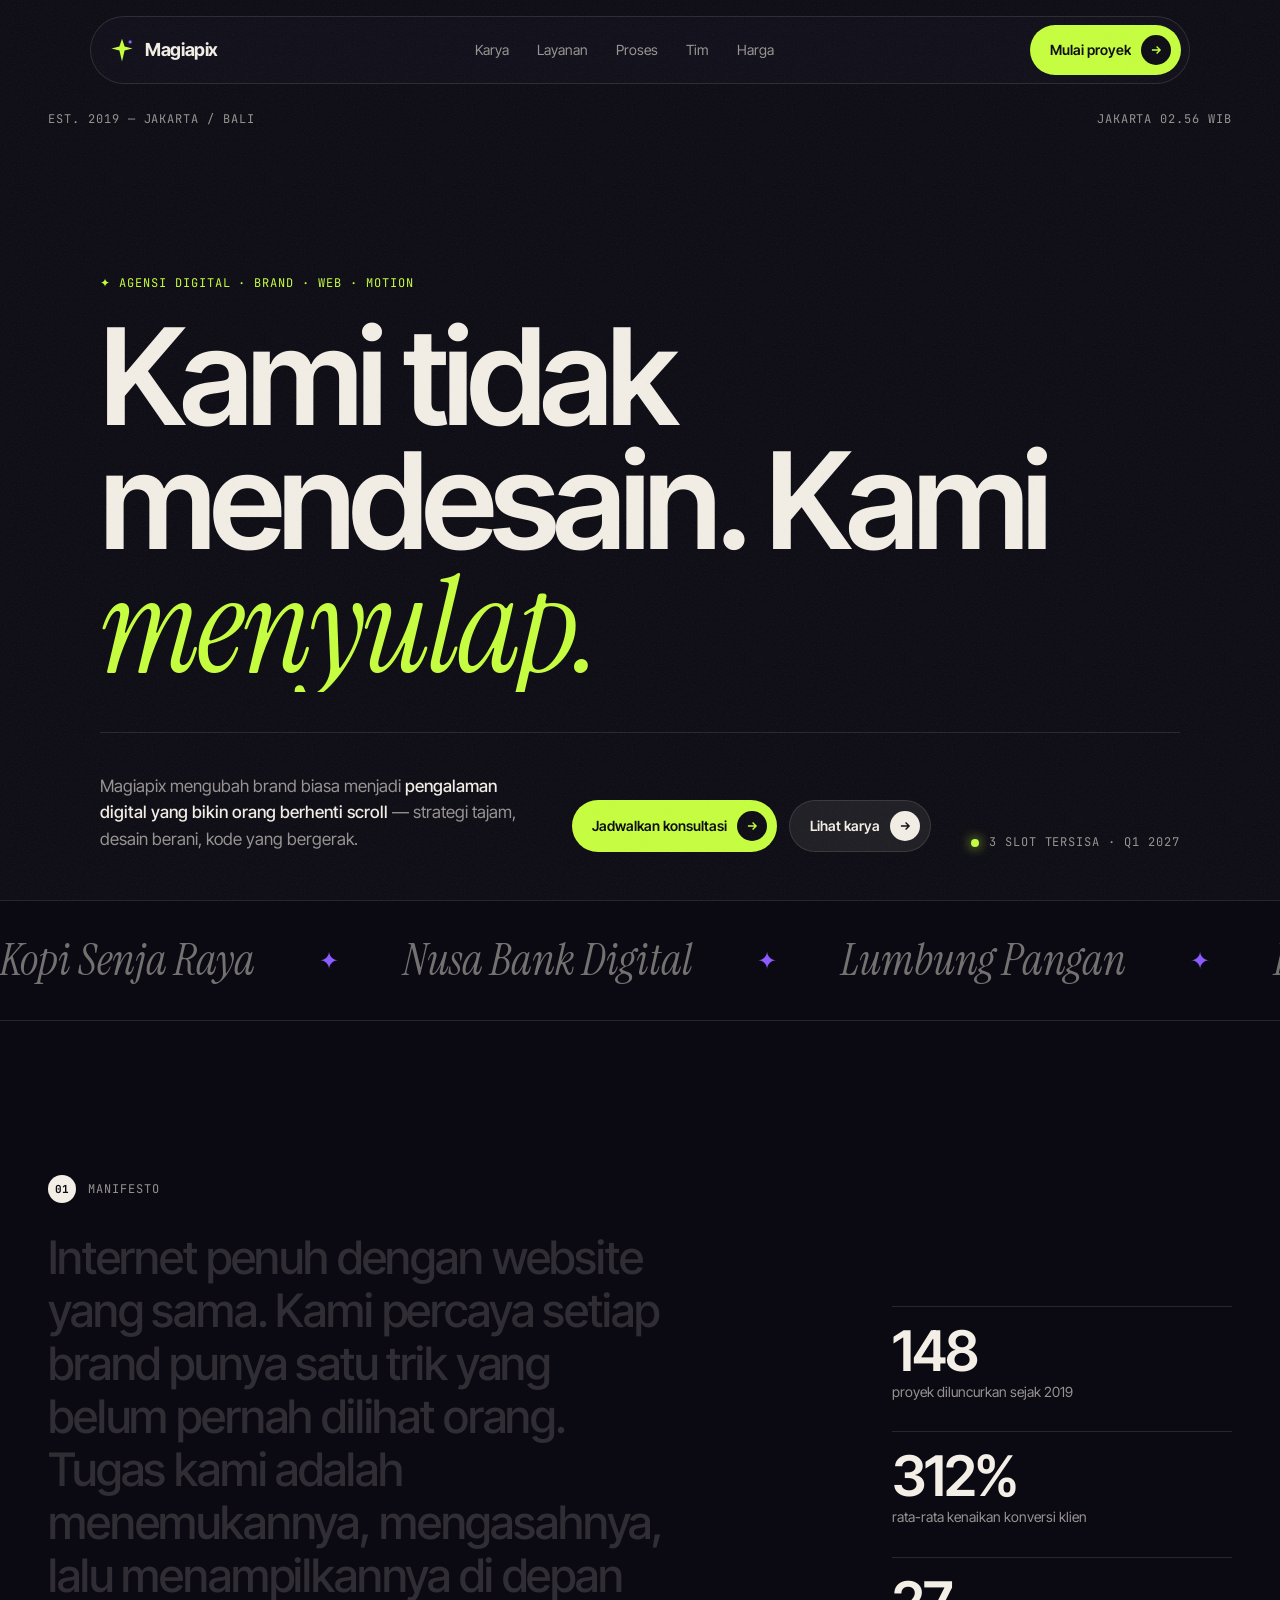
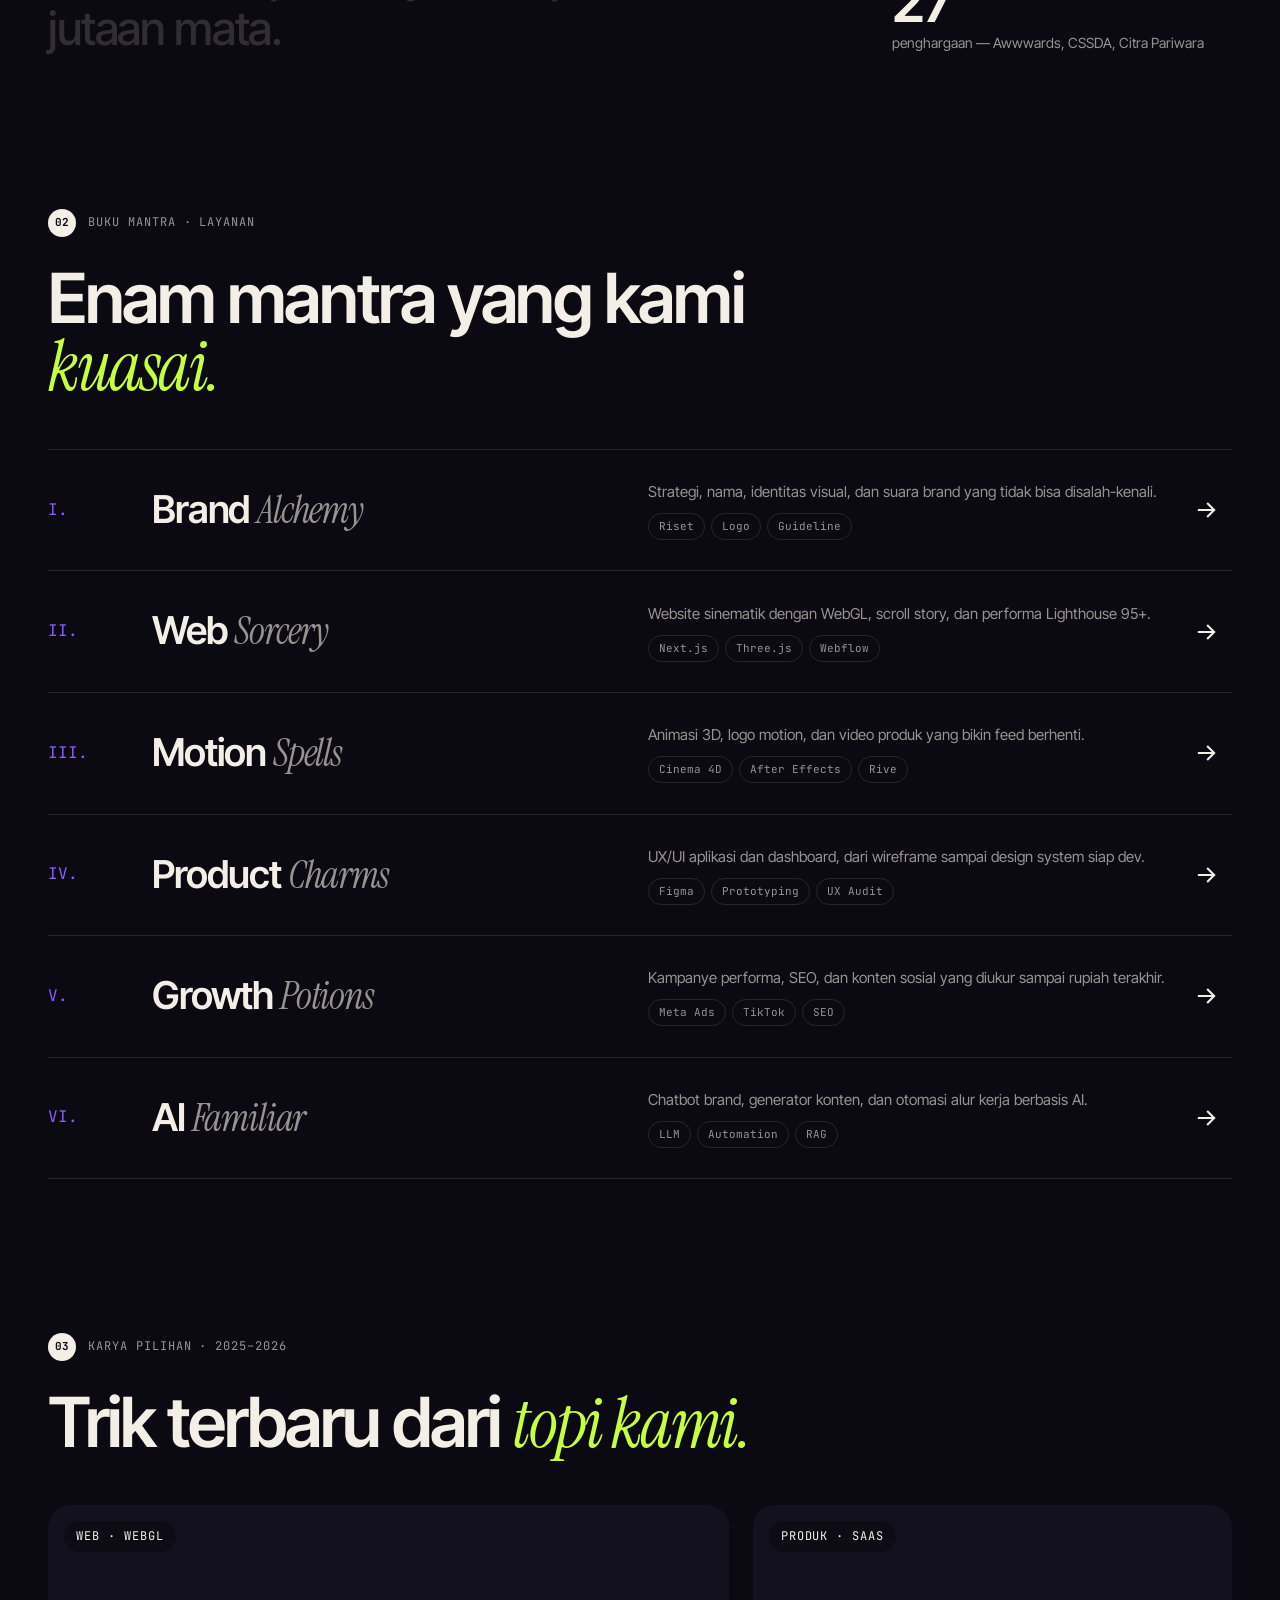
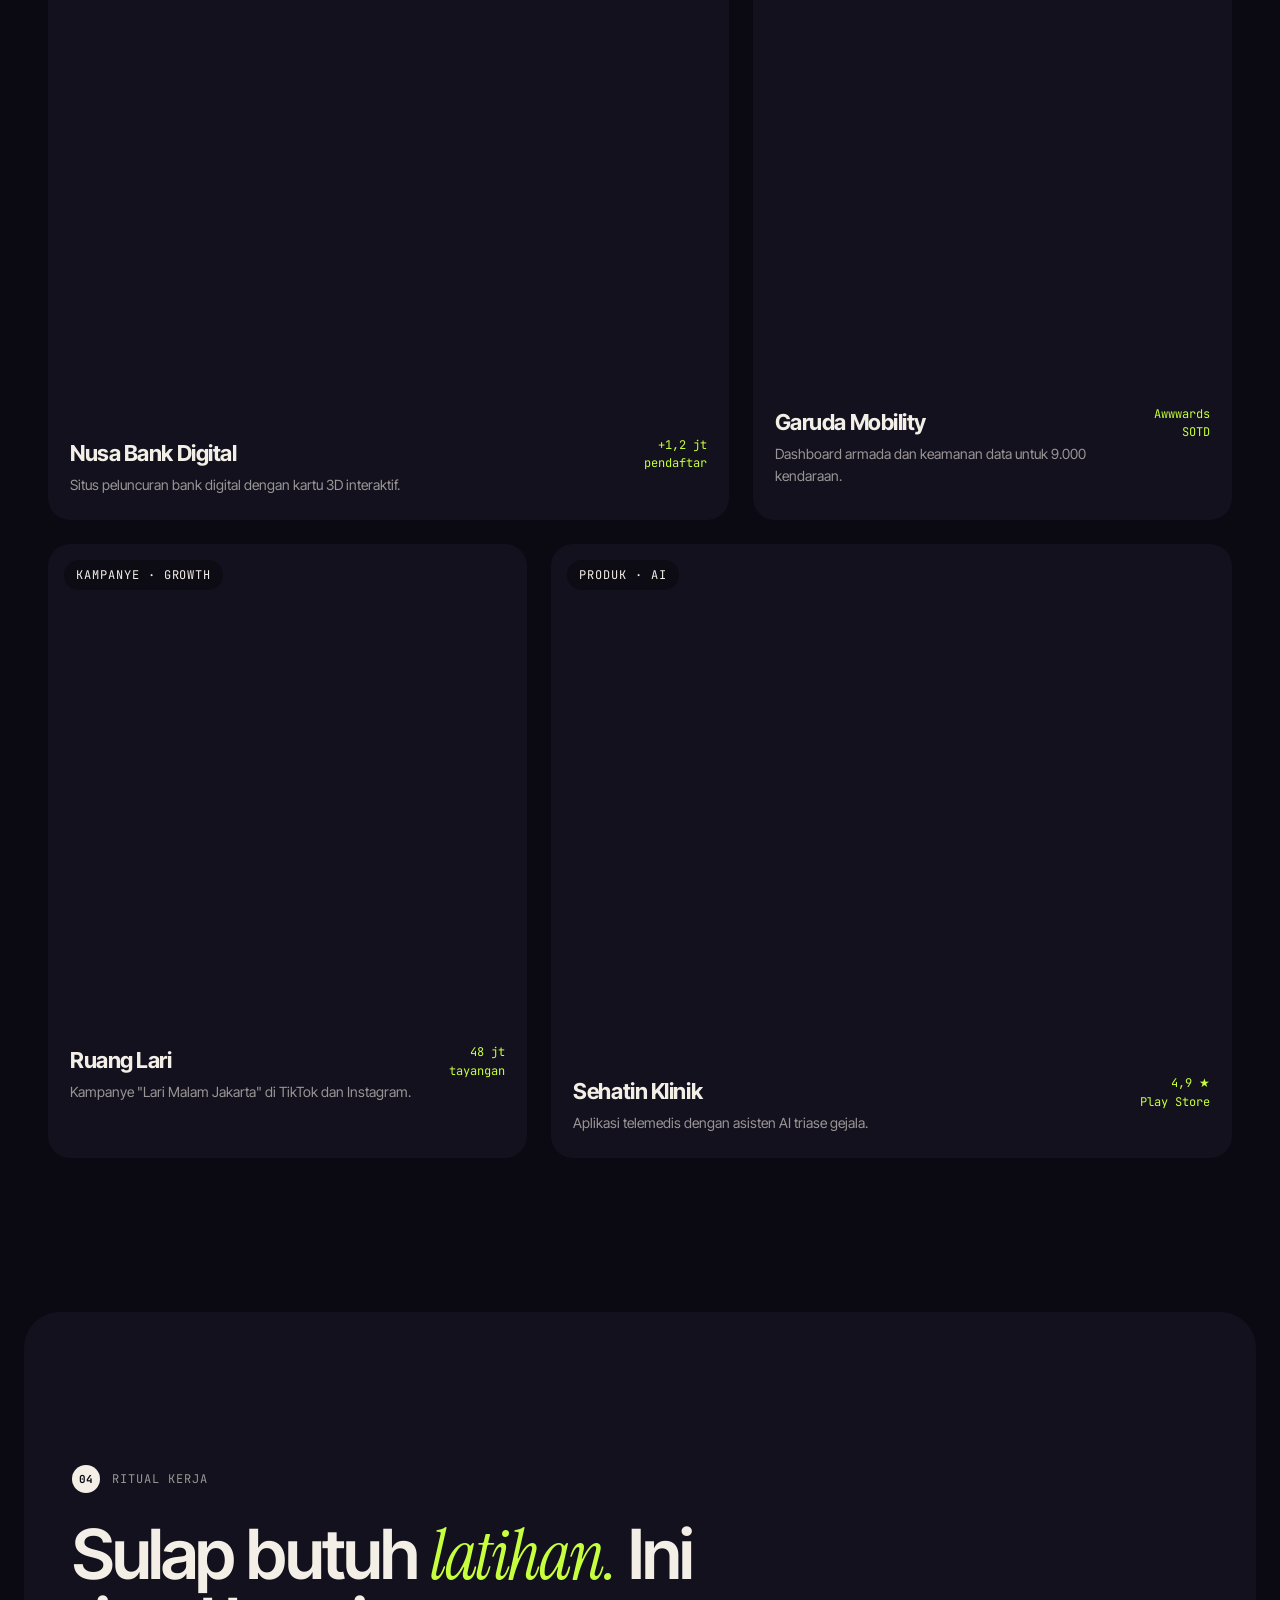
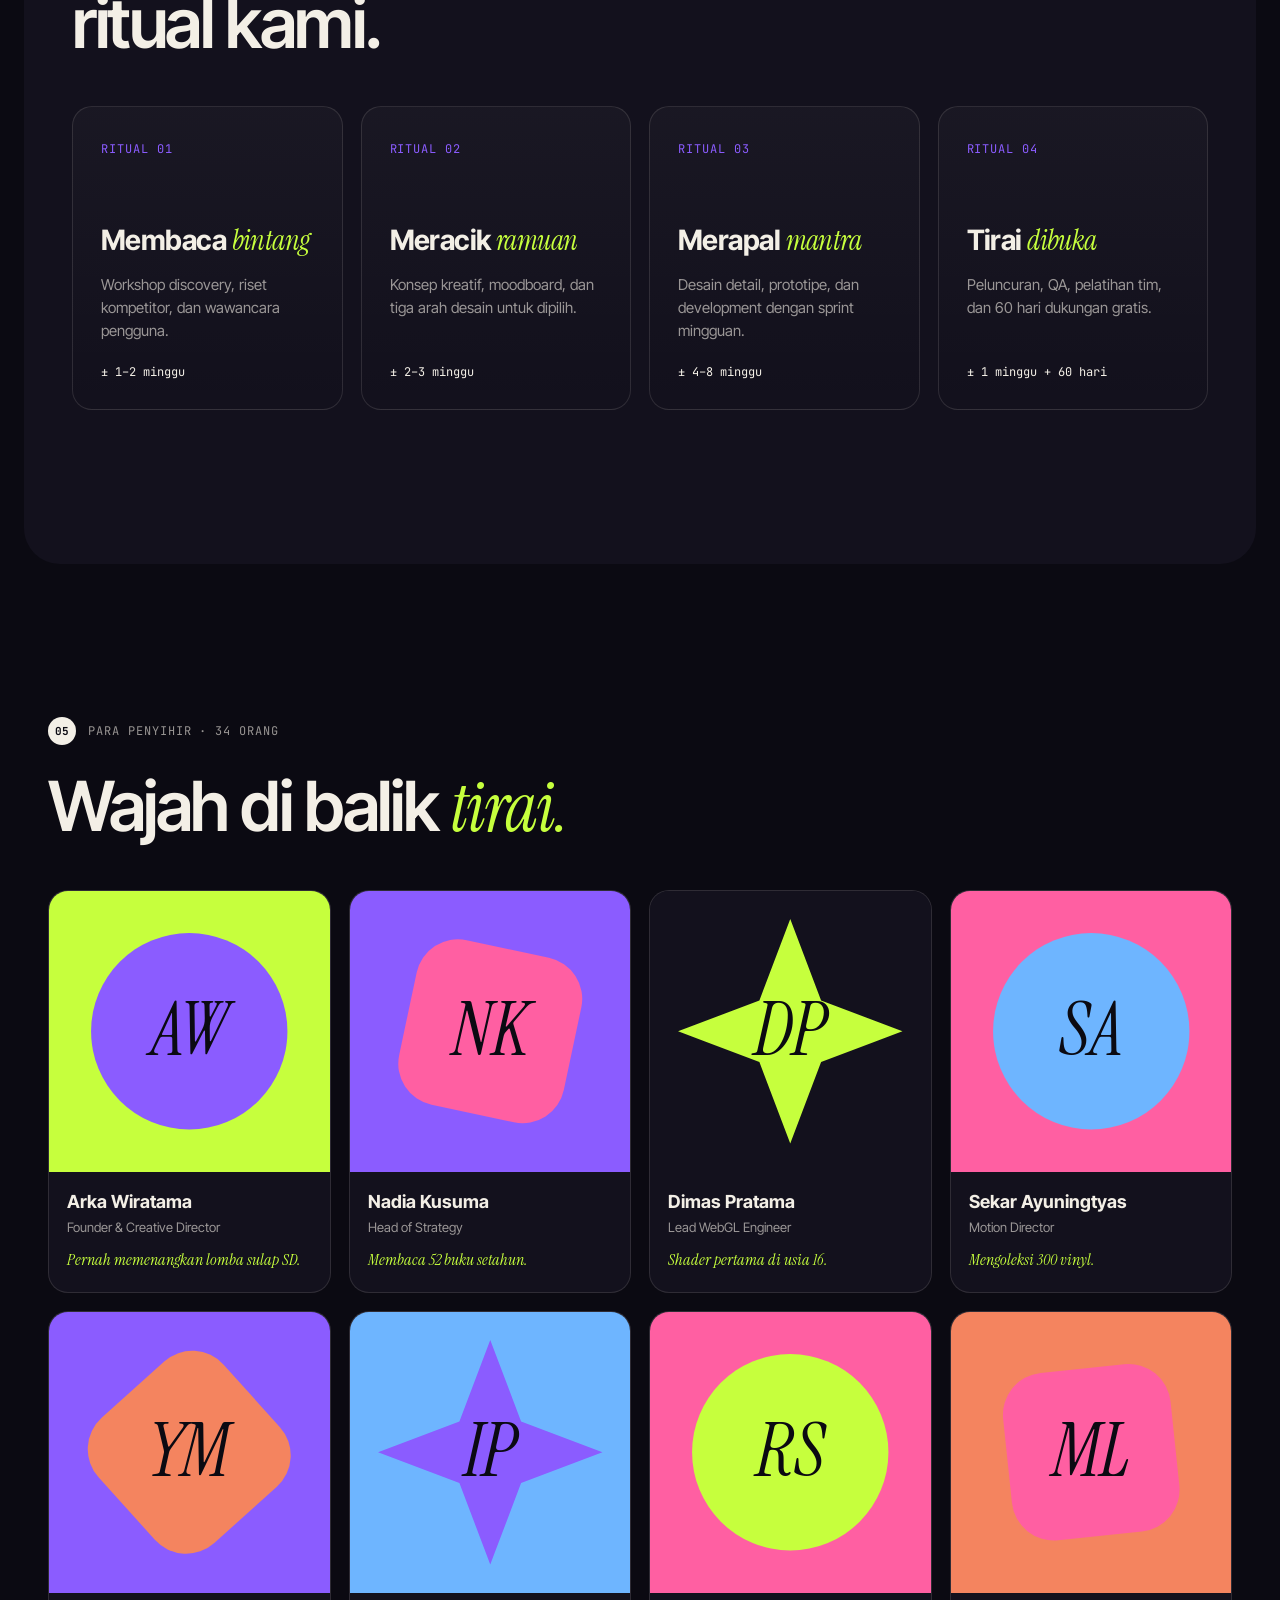
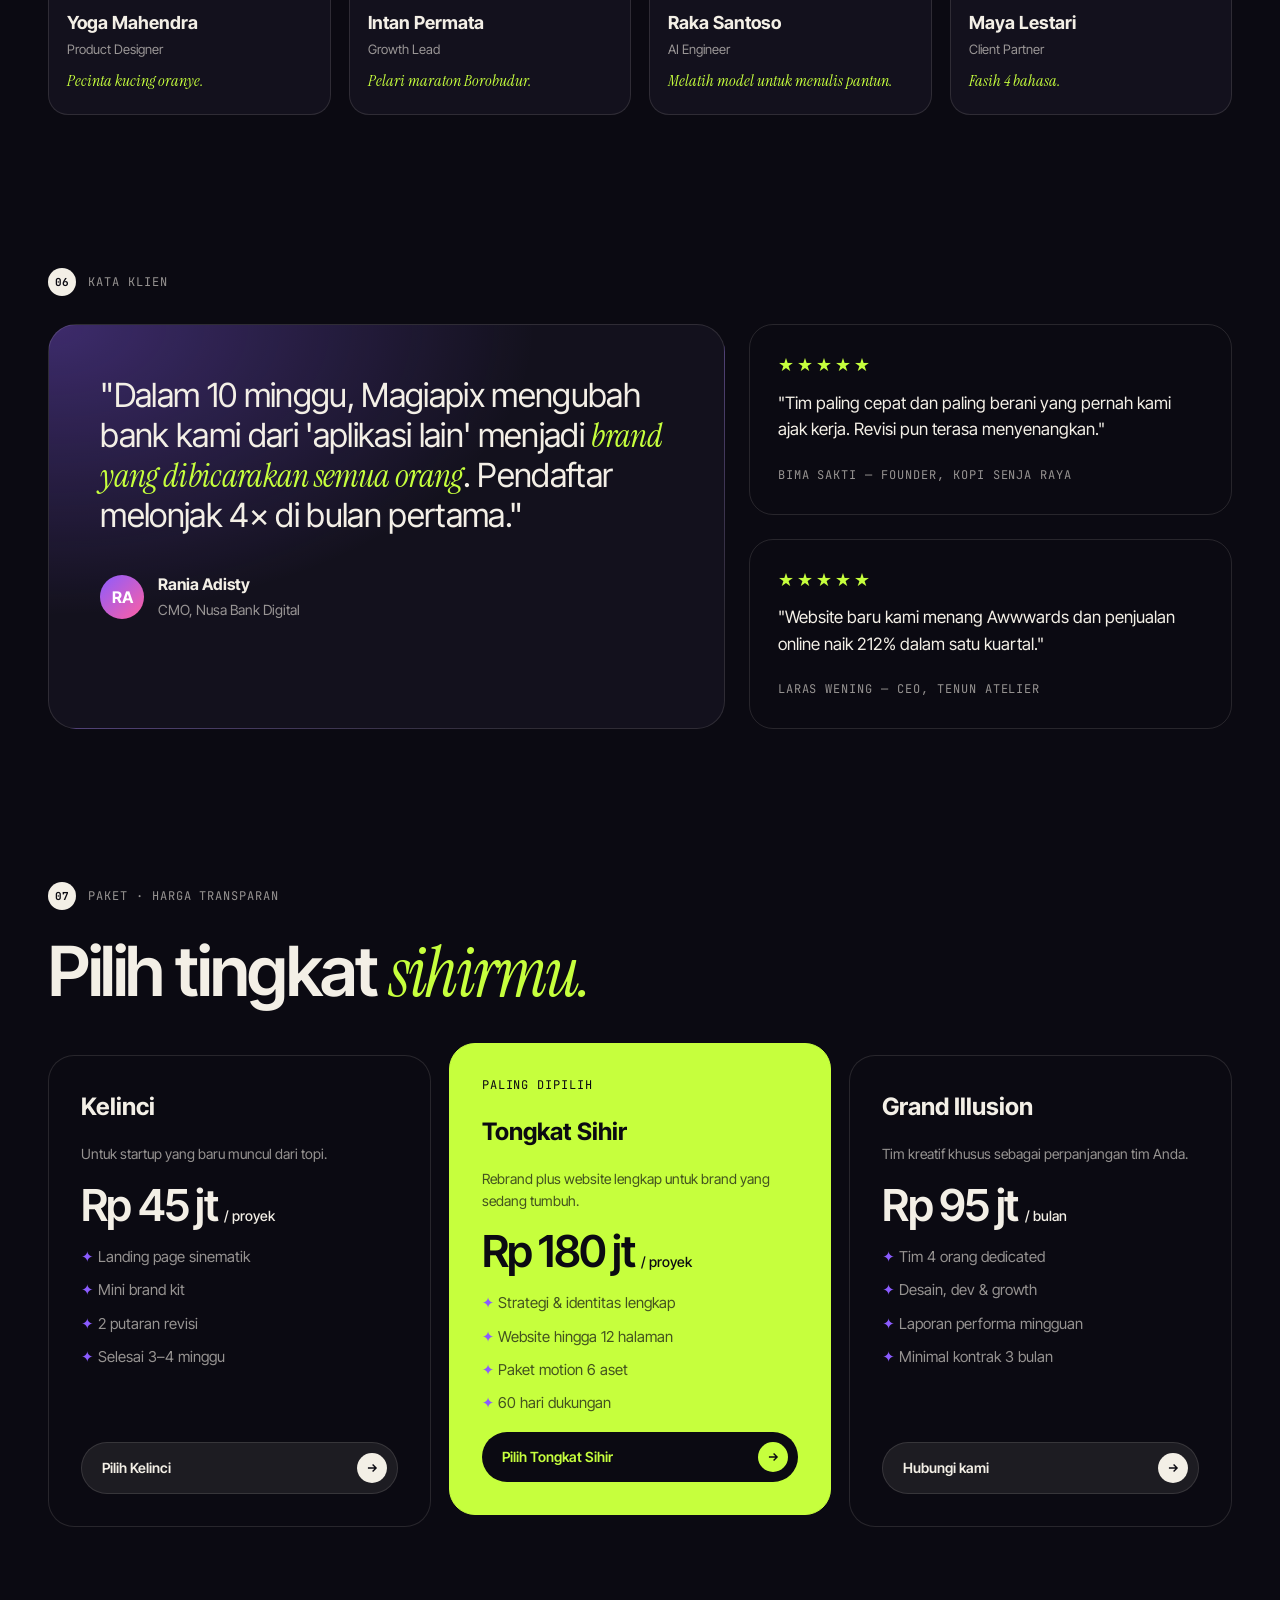
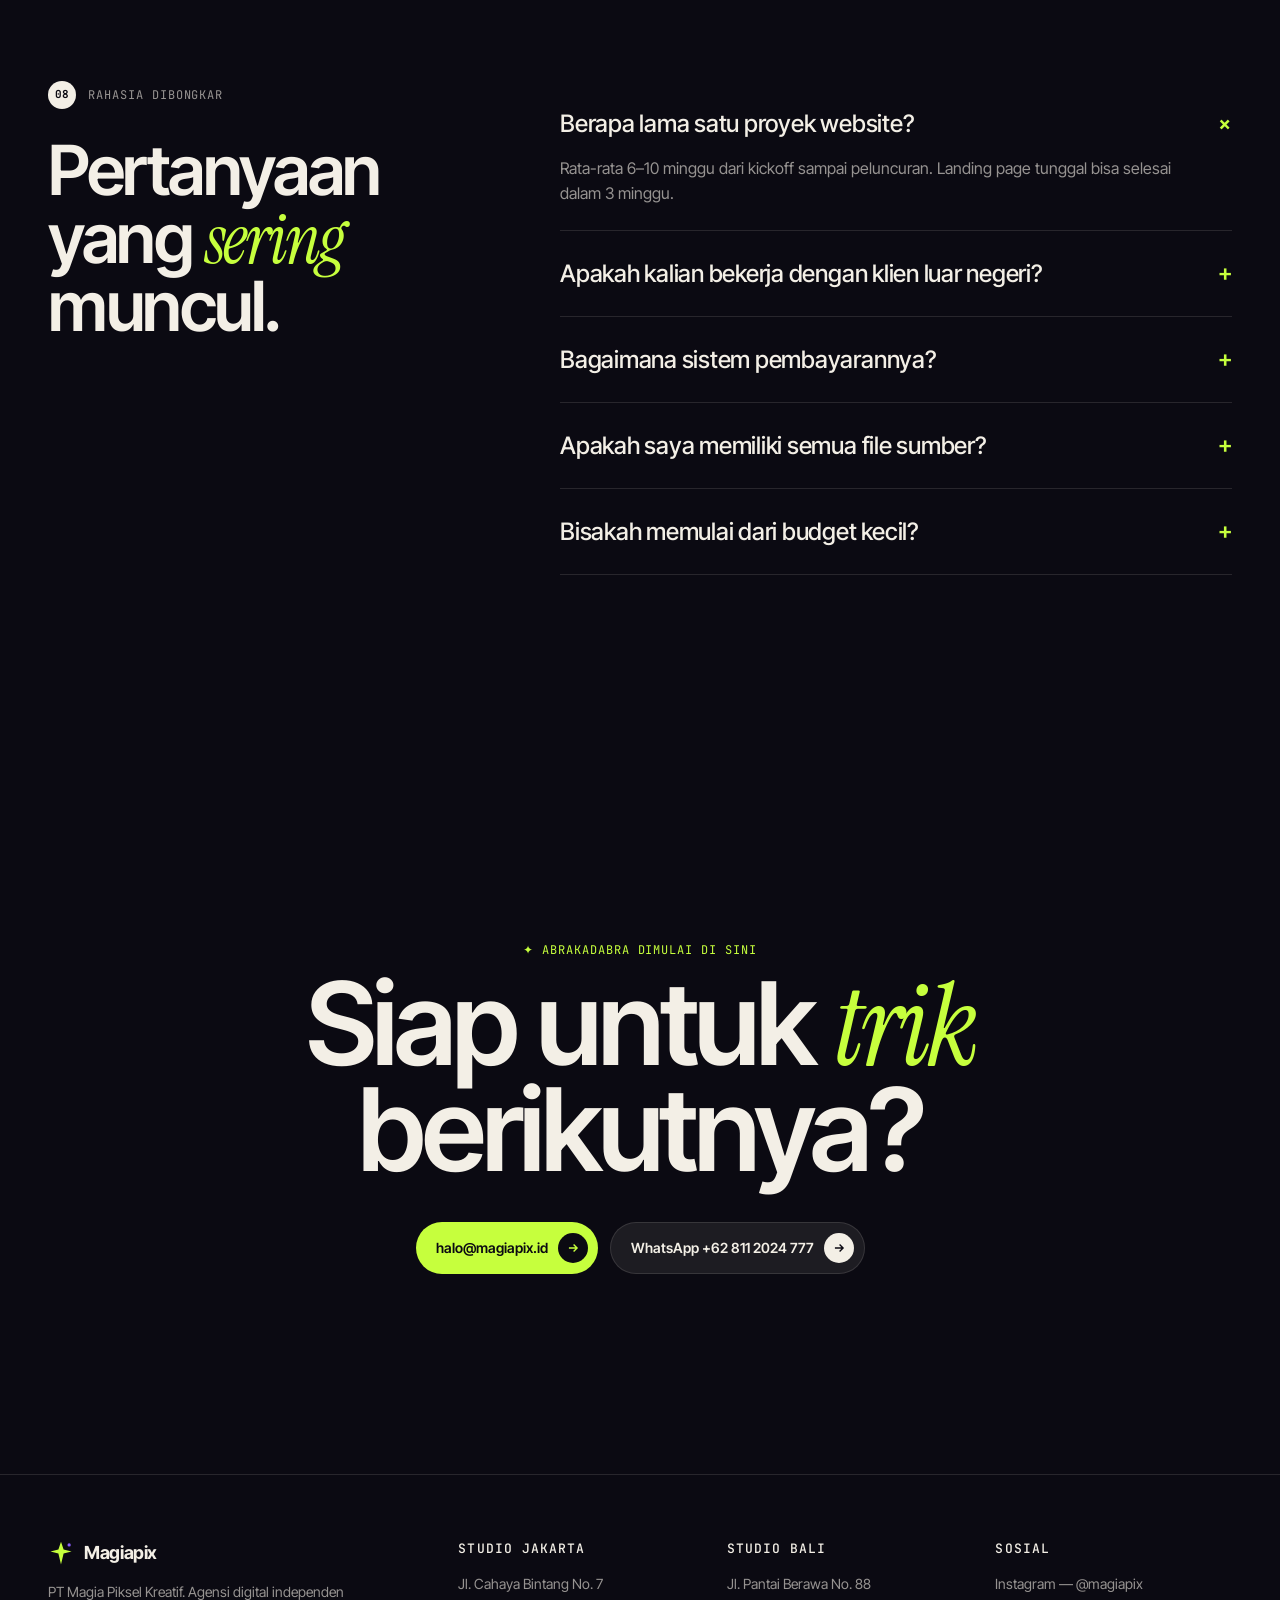
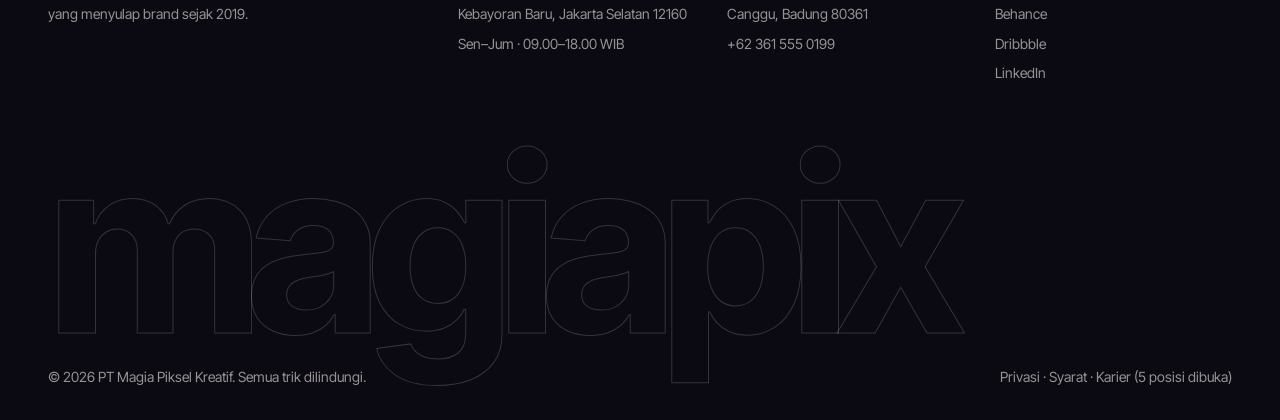
<file: index.html>
<!doctype html>
<html lang="id">
<head>
<meta charset="utf-8">
<meta name="viewport" content="width=device-width,initial-scale=1">
<title>Magiapix — Agensi Digital yang Menyulap Brand</title>
<meta name="description" content="Magiapix adalah agensi digital di Jakarta: brand, website, motion, dan kampanye yang terasa seperti sulap.">
<link rel="preconnect" href="https://fonts.googleapis.com">
<link rel="preconnect" href="https://fonts.gstatic.com" crossorigin>
<link href="https://fonts.googleapis.com/css2?family=Instrument+Serif:ital@0;1&family=Inter+Tight:wght@400;500;600;700&family=JetBrains+Mono:wght@400;500&display=swap" rel="stylesheet">
<link rel="stylesheet" href="assets/style.css"><link rel="stylesheet" href="assets/pages.css">
</head>
<body data-page="Magiapix">
<canvas id="spark" aria-hidden="true"></canvas>
<div class="grain" aria-hidden="true"></div>

<nav aria-label="Utama">
  <a href="index.html" class="logo" aria-label="Magiapix beranda">
    <svg viewBox="0 0 32 32" fill="none" aria-hidden="true"><path d="M16 2l3.2 9.6L29 14l-9.8 2.6L16 30l-3.2-13.4L3 14l9.8-2.4z" fill="#C6FF3D"/><circle cx="26" cy="6" r="2" fill="#8B5CFF"/></svg>
    Magiapix
  </a>
  <div class="links"><a href="karya.html">Karya</a><a href="layanan.html">Layanan</a><a href="proses.html">Proses</a><a href="tim.html">Tim</a><a href="harga.html">Harga</a></div>
  <a href="kontak.html" class="btn btn-lime"><span class="roll"><span>Mulai proyek</span><span>Ayo sulap</span></span><span class="dot"><svg width="14" height="14" viewBox="0 0 24 24" fill="none" stroke="currentColor" stroke-width="2.4"><path d="M5 12h14M13 6l6 6-6 6"/></svg></span></a>
</nav>

<header class="hero">
  <video autoplay muted loop playsinline preload="auto" src="https://d8j0ntlcm91z4.cloudfront.net/user_38xzZboKViGWJOttwIXH07lWA1P/hf_20260517_222138_3e3205be-3364-417b-a64a-bfe087acbec4.mp4" aria-hidden="true"></video>
  <div class="hero-top"><div class="wrap mono"><span>Est. 2019 — Jakarta / Bali</span><span id="clock">Jakarta 00:00 WIB</span></div></div>
  <div class="wrap">
    <p class="mono" style="color:var(--lime);margin:0 0 24px">✦ Agensi digital · Brand · Web · Motion</p>
    <h1>
      <span class="line"><span>Kami tidak</span></span>
      <span class="line"><span>mendesain. Kami</span></span>
      <span class="line"><span class="serif" data-words="menyulap.|mempesona.|menghipnotis.|menyihir.">menyulap.</span></span>
    </h1>
    <div class="hero-foot">
      <p>Magiapix mengubah brand biasa menjadi <b>pengalaman digital yang bikin orang berhenti scroll</b> — strategi tajam, desain berani, kode yang bergerak.</p>
      <div class="ctas">
        <a href="kontak.html" class="btn btn-lime"><span class="roll"><span>Jadwalkan konsultasi</span><span>Gratis 30 menit</span></span><span class="dot"><svg width="14" height="14" viewBox="0 0 24 24" fill="none" stroke="currentColor" stroke-width="2.4"><path d="M5 12h14M13 6l6 6-6 6"/></svg></span></a>
        <a href="karya.html" class="btn btn-ghost"><span class="roll"><span>Lihat karya</span><span>148 proyek</span></span><span class="dot"><svg width="14" height="14" viewBox="0 0 24 24" fill="none" stroke="currentColor" stroke-width="2.4"><path d="M5 12h14M13 6l6 6-6 6"/></svg></span></a>
      </div>
      <div class="live mono"><i></i>3 slot tersisa · Q1 2027</div>
    </div>
  </div>
</header>

<div class="marquee" aria-label="Klien kami">
  <div class="track">
    <span>Kopi Senja Raya</span><span>Nusa Bank Digital</span><span>Lumbung Pangan</span><span>Ruang Lari</span><span>Tenun Atelier</span><span>Garuda Mobility</span><span>Sehatin Klinik</span><span>Pulau Records</span>
    <span>Kopi Senja Raya</span><span>Nusa Bank Digital</span><span>Lumbung Pangan</span><span>Ruang Lari</span><span>Tenun Atelier</span><span>Garuda Mobility</span><span>Sehatin Klinik</span><span>Pulau Records</span>
  </div>
</div>

<section class="manifesto">
  <div class="wrap">
    <div class="eyebrow"><b>01</b><span class="mono">Manifesto</span></div>
    <div class="manifesto-grid">
      <p id="mani">Internet penuh dengan website yang sama. Kami percaya setiap brand punya satu trik yang belum pernah dilihat orang. Tugas kami adalah menemukannya, mengasahnya, lalu menampilkannya di depan jutaan mata.</p>
      <div class="stat-col">
        <div class="stat"><strong data-count="148">0</strong><span>proyek diluncurkan sejak 2019</span></div>
        <div class="stat"><strong data-count="312" data-suffix="%">0</strong><span>rata-rata kenaikan konversi klien</span></div>
        <div class="stat"><strong data-count="27">0</strong><span>penghargaan — Awwwards, CSSDA, Citra Pariwara</span></div>
      </div>
    </div>
  </div>
</section>

<section id="layanan" style="padding-top:0">
  <div class="wrap">
    <div class="eyebrow"><b>02</b><span class="mono">Buku mantra · Layanan</span></div>
    <h2 class="reveal">Enam mantra yang kami <span class="serif">kuasai.</span></h2>
    <div class="spells">
      <div class="spell reveal"><span class="n">I.</span><h3>Brand <em>Alchemy</em></h3><div class="desc"><p>Strategi, nama, identitas visual, dan suara brand yang tidak bisa disalah-kenali.</p><div class="tags"><i>Riset</i><i>Logo</i><i>Guideline</i></div></div><svg width="28" height="28" viewBox="0 0 24 24" fill="none" stroke="currentColor" stroke-width="1.8"><path d="M5 12h14M13 6l6 6-6 6"/></svg></div>
      <div class="spell reveal"><span class="n">II.</span><h3>Web <em>Sorcery</em></h3><div class="desc"><p>Website sinematik dengan WebGL, scroll story, dan performa Lighthouse 95+.</p><div class="tags"><i>Next.js</i><i>Three.js</i><i>Webflow</i></div></div><svg width="28" height="28" viewBox="0 0 24 24" fill="none" stroke="currentColor" stroke-width="1.8"><path d="M5 12h14M13 6l6 6-6 6"/></svg></div>
      <div class="spell reveal"><span class="n">III.</span><h3>Motion <em>Spells</em></h3><div class="desc"><p>Animasi 3D, logo motion, dan video produk yang bikin feed berhenti.</p><div class="tags"><i>Cinema 4D</i><i>After Effects</i><i>Rive</i></div></div><svg width="28" height="28" viewBox="0 0 24 24" fill="none" stroke="currentColor" stroke-width="1.8"><path d="M5 12h14M13 6l6 6-6 6"/></svg></div>
      <div class="spell reveal"><span class="n">IV.</span><h3>Product <em>Charms</em></h3><div class="desc"><p>UX/UI aplikasi dan dashboard, dari wireframe sampai design system siap dev.</p><div class="tags"><i>Figma</i><i>Prototyping</i><i>UX Audit</i></div></div><svg width="28" height="28" viewBox="0 0 24 24" fill="none" stroke="currentColor" stroke-width="1.8"><path d="M5 12h14M13 6l6 6-6 6"/></svg></div>
      <div class="spell reveal"><span class="n">V.</span><h3>Growth <em>Potions</em></h3><div class="desc"><p>Kampanye performa, SEO, dan konten sosial yang diukur sampai rupiah terakhir.</p><div class="tags"><i>Meta Ads</i><i>TikTok</i><i>SEO</i></div></div><svg width="28" height="28" viewBox="0 0 24 24" fill="none" stroke="currentColor" stroke-width="1.8"><path d="M5 12h14M13 6l6 6-6 6"/></svg></div>
      <div class="spell reveal"><span class="n">VI.</span><h3>AI <em>Familiar</em></h3><div class="desc"><p>Chatbot brand, generator konten, dan otomasi alur kerja berbasis AI.</p><div class="tags"><i>LLM</i><i>Automation</i><i>RAG</i></div></div><svg width="28" height="28" viewBox="0 0 24 24" fill="none" stroke="currentColor" stroke-width="1.8"><path d="M5 12h14M13 6l6 6-6 6"/></svg></div>
    </div>
  </div>
</section>

<section id="karya" style="padding-top:0">
  <div class="wrap">
    <div class="eyebrow"><b>03</b><span class="mono">Karya pilihan · 2025–2026</span></div>
    <h2 class="reveal">Trik terbaru dari <span class="serif">topi kami.</span></h2>
    <div class="work-grid">
      <a href="proyek.html?p=nusa" class="card c1 reveal"><div class="media"><video autoplay muted loop playsinline src="https://d8j0ntlcm91z4.cloudfront.net/user_38xzZboKViGWJOttwIXH07lWA1P/hf_20260516_122702_390f5305-8719-41d5-ae80-d23ab3796c28.mp4"></video><span class="chip mono">Web · WebGL</span></div><div class="meta"><div><h4>Nusa Bank Digital</h4><p>Situs peluncuran bank digital dengan kartu 3D interaktif.</p></div><span class="kpi">+1,2 jt<br>pendaftar</span></div></a>
      <a href="proyek.html?p=garuda" class="card c2 reveal"><div class="media"><video autoplay muted loop playsinline src="https://d8j0ntlcm91z4.cloudfront.net/user_38xzZboKViGWJOttwIXH07lWA1P/hf_20260516_123323_f909c2b8-ff6c-4edf-882b-8ebcdbe389b5.mp4"></video><span class="chip mono">Produk · SaaS</span></div><div class="meta"><div><h4>Garuda Mobility</h4><p>Dashboard armada dan keamanan data untuk 9.000 kendaraan.</p></div><span class="kpi">Awwwards<br>SOTD</span></div></a>
      <a href="proyek.html?p=ruanglari" class="card c3 reveal"><div class="media"><video autoplay muted loop playsinline src="https://d8j0ntlcm91z4.cloudfront.net/user_38xzZboKViGWJOttwIXH07lWA1P/hf_20260314_131748_f2ca2a28-fed7-44c8-b9a9-bd9acdd5ec31.mp4"></video><span class="chip mono">Kampanye · Growth</span></div><div class="meta"><div><h4>Ruang Lari</h4><p>Kampanye "Lari Malam Jakarta" di TikTok dan Instagram.</p></div><span class="kpi">48 jt<br>tayangan</span></div></a>
      <a href="proyek.html?p=sehatin" class="card c4 reveal"><div class="media"><video autoplay muted loop playsinline src="https://d8j0ntlcm91z4.cloudfront.net/user_38xzZboKViGWJOttwIXH07lWA1P/hf_20260324_151826_c7218672-6e92-402c-9e45-f1e0f454bdc4.mp4"></video><span class="chip mono">Produk · AI</span></div><div class="meta"><div><h4>Sehatin Klinik</h4><p>Aplikasi telemedis dengan asisten AI triase gejala.</p></div><span class="kpi">4,9 ★<br>Play Store</span></div></a>
    </div>
  </div>
</section>

<section id="proses" class="process">
  <div class="wrap">
    <div class="eyebrow"><b>04</b><span class="mono">Ritual kerja</span></div>
    <h2 class="reveal">Sulap butuh <span class="serif">latihan.</span> Ini ritual kami.</h2>
    <div class="steps">
      <div class="step reveal"><div><span class="mono">Ritual 01</span><h3>Membaca <em>bintang</em></h3><p>Workshop discovery, riset kompetitor, dan wawancara pengguna.</p></div><span class="dur">± 1–2 minggu</span></div>
      <div class="step reveal"><div><span class="mono">Ritual 02</span><h3>Meracik <em>ramuan</em></h3><p>Konsep kreatif, moodboard, dan tiga arah desain untuk dipilih.</p></div><span class="dur">± 2–3 minggu</span></div>
      <div class="step reveal"><div><span class="mono">Ritual 03</span><h3>Merapal <em>mantra</em></h3><p>Desain detail, prototipe, dan development dengan sprint mingguan.</p></div><span class="dur">± 4–8 minggu</span></div>
      <div class="step reveal"><div><span class="mono">Ritual 04</span><h3>Tirai <em>dibuka</em></h3><p>Peluncuran, QA, pelatihan tim, dan 60 hari dukungan gratis.</p></div><span class="dur">± 1 minggu + 60 hari</span></div>
    </div>
  </div>
</section>

<section id="tim">
  <div class="wrap">
    <div class="eyebrow"><b>05</b><span class="mono">Para penyihir · 34 orang</span></div>
    <h2 class="reveal">Wajah di balik <span class="serif">tirai.</span></h2>
    <div class="team" id="team" data-max="8"></div>
  </div>
</section>

<section style="padding-top:0">
  <div class="wrap">
    <div class="eyebrow"><b>06</b><span class="mono">Kata klien</span></div>
    <div class="testi">
      <div class="quote reveal"><blockquote>"Dalam 10 minggu, Magiapix mengubah bank kami dari 'aplikasi lain' menjadi <em>brand yang dibicarakan semua orang</em>. Pendaftar melonjak 4× di bulan pertama."</blockquote><div class="who"><i>RA</i><div><b>Rania Adisty</b><br><span>CMO, Nusa Bank Digital</span></div></div></div>
      <div class="minis">
        <div class="mini reveal"><div class="stars">★★★★★</div><p>"Tim paling cepat dan paling berani yang pernah kami ajak kerja. Revisi pun terasa menyenangkan."</p><span class="mono" style="color:var(--mute)">Bima Sakti — Founder, Kopi Senja Raya</span></div>
        <div class="mini reveal"><div class="stars">★★★★★</div><p>"Website baru kami menang Awwwards dan penjualan online naik 212% dalam satu kuartal."</p><span class="mono" style="color:var(--mute)">Laras Wening — CEO, Tenun Atelier</span></div>
      </div>
    </div>
  </div>
</section>

<section id="harga" style="padding-top:0">
  <div class="wrap">
    <div class="eyebrow"><b>07</b><span class="mono">Paket · Harga transparan</span></div>
    <h2 class="reveal">Pilih tingkat <span class="serif">sihirmu.</span></h2>
    <div class="plans">
      <div class="plan reveal"><h3>Kelinci</h3><p class="pm">Untuk startup yang baru muncul dari topi.</p><div class="price">Rp 45 jt <small>/ proyek</small></div><ul><li>Landing page sinematik</li><li>Mini brand kit</li><li>2 putaran revisi</li><li>Selesai 3–4 minggu</li></ul><a href="kontak.html" class="btn btn-ghost"><span>Pilih Kelinci</span><span class="dot"><svg width="14" height="14" viewBox="0 0 24 24" fill="none" stroke="currentColor" stroke-width="2.4"><path d="M5 12h14M13 6l6 6-6 6"/></svg></span></a></div>
      <div class="plan hot reveal"><span class="mono">Paling dipilih</span><h3>Tongkat Sihir</h3><p class="pm">Rebrand plus website lengkap untuk brand yang sedang tumbuh.</p><div class="price">Rp 180 jt <small>/ proyek</small></div><ul><li>Strategi &amp; identitas lengkap</li><li>Website hingga 12 halaman</li><li>Paket motion 6 aset</li><li>60 hari dukungan</li></ul><a href="kontak.html" class="btn"><span>Pilih Tongkat Sihir</span><span class="dot"><svg width="14" height="14" viewBox="0 0 24 24" fill="none" stroke="currentColor" stroke-width="2.4"><path d="M5 12h14M13 6l6 6-6 6"/></svg></span></a></div>
      <div class="plan reveal"><h3>Grand Illusion</h3><p class="pm">Tim kreatif khusus sebagai perpanjangan tim Anda.</p><div class="price">Rp 95 jt <small>/ bulan</small></div><ul><li>Tim 4 orang dedicated</li><li>Desain, dev &amp; growth</li><li>Laporan performa mingguan</li><li>Minimal kontrak 3 bulan</li></ul><a href="kontak.html" class="btn btn-ghost"><span>Hubungi kami</span><span class="dot"><svg width="14" height="14" viewBox="0 0 24 24" fill="none" stroke="currentColor" stroke-width="2.4"><path d="M5 12h14M13 6l6 6-6 6"/></svg></span></a></div>
    </div>
  </div>
</section>

<section class="faq" style="padding-top:0">
  <div class="wrap faq-grid">
    <div><div class="eyebrow"><b>08</b><span class="mono">Rahasia dibongkar</span></div><h2 class="reveal">Pertanyaan yang <span class="serif">sering</span> muncul.</h2></div>
    <div>
      <details open><summary>Berapa lama satu proyek website?</summary><p>Rata-rata 6–10 minggu dari kickoff sampai peluncuran. Landing page tunggal bisa selesai dalam 3 minggu.</p></details>
      <details><summary>Apakah kalian bekerja dengan klien luar negeri?</summary><p>Ya. 38% klien kami berasal dari Singapura, Australia, dan Belanda. Kami terbiasa bekerja lintas zona waktu.</p></details>
      <details><summary>Bagaimana sistem pembayarannya?</summary><p>50% di awal, 30% setelah desain disetujui, dan 20% saat peluncuran. Retainer ditagih bulanan.</p></details>
      <details><summary>Apakah saya memiliki semua file sumber?</summary><p>Tentu. Semua file Figma, kode, dan aset motion menjadi milik Anda sepenuhnya setelah pelunasan.</p></details>
      <details><summary>Bisakah memulai dari budget kecil?</summary><p>Bisa. Paket Kelinci dirancang untuk startup tahap awal, dan bisa di-upgrade kapan saja.</p></details>
    </div>
  </div>
</section>

<section class="cta" id="kontak">
  <video autoplay muted loop playsinline src="https://d8j0ntlcm91z4.cloudfront.net/user_38xzZboKViGWJOttwIXH07lWA1P/hf_20260505_101331_74f9b798-3f00-4e86-8a01-377aa16ffeaa.mp4" aria-hidden="true"></video>
  <div class="wrap">
    <p class="mono" style="color:var(--lime)">✦ Abrakadabra dimulai di sini</p>
    <h2>Siap untuk <span class="serif">trik</span><br>berikutnya?</h2>
    <div class="ctas">
      <a href="mailto:halo@magiapix.id" class="btn btn-lime"><span class="roll"><span>halo@magiapix.id</span><span>Kirim email</span></span><span class="dot"><svg width="14" height="14" viewBox="0 0 24 24" fill="none" stroke="currentColor" stroke-width="2.4"><path d="M5 12h14M13 6l6 6-6 6"/></svg></span></a>
      <a href="#" class="btn btn-ghost"><span class="roll"><span>WhatsApp +62 811 2024 777</span><span>Chat sekarang</span></span><span class="dot"><svg width="14" height="14" viewBox="0 0 24 24" fill="none" stroke="currentColor" stroke-width="2.4"><path d="M5 12h14M13 6l6 6-6 6"/></svg></span></a>
    </div>
  </div>
</section>

<footer>
  <div class="wrap">
    <div class="fgrid">
      <div><a href="index.html" class="logo" style="color:var(--ink)"><svg viewBox="0 0 32 32" fill="none" aria-hidden="true"><path d="M16 2l3.2 9.6L29 14l-9.8 2.6L16 30l-3.2-13.4L3 14l9.8-2.4z" fill="#C6FF3D"/><circle cx="26" cy="6" r="2" fill="#8B5CFF"/></svg>Magiapix</a><p style="max-width:300px;margin-top:14px">PT Magia Piksel Kreatif. Agensi digital independen yang menyulap brand sejak 2019.</p></div>
      <div><h5>Studio Jakarta</h5><ul><li>Jl. Cahaya Bintang No. 7</li><li>Kebayoran Baru, Jakarta Selatan 12160</li><li>Sen–Jum · 09.00–18.00 WIB</li></ul></div>
      <div><h5>Studio Bali</h5><ul><li>Jl. Pantai Berawa No. 88</li><li>Canggu, Badung 80361</li><li>+62 361 555 0199</li></ul></div>
      <div><h5>Sosial</h5><ul><li><a href="#">Instagram — @magiapix</a></li><li><a href="#">Behance</a></li><li><a href="#">Dribbble</a></li><li><a href="#">LinkedIn</a></li></ul></div>
    </div>
    <div class="giant" aria-hidden="true">magiapix</div>
    <div class="legal"><span>© 2026 PT Magia Piksel Kreatif. Semua trik dilindungi.</span><span><a href="#">Privasi</a> · <a href="#">Syarat</a> · <a href="#">Karier (5 posisi dibuka)</a></span></div>
  </div>
</footer>

<script src="assets/app.js"></script>
</body>
</html>
</file>
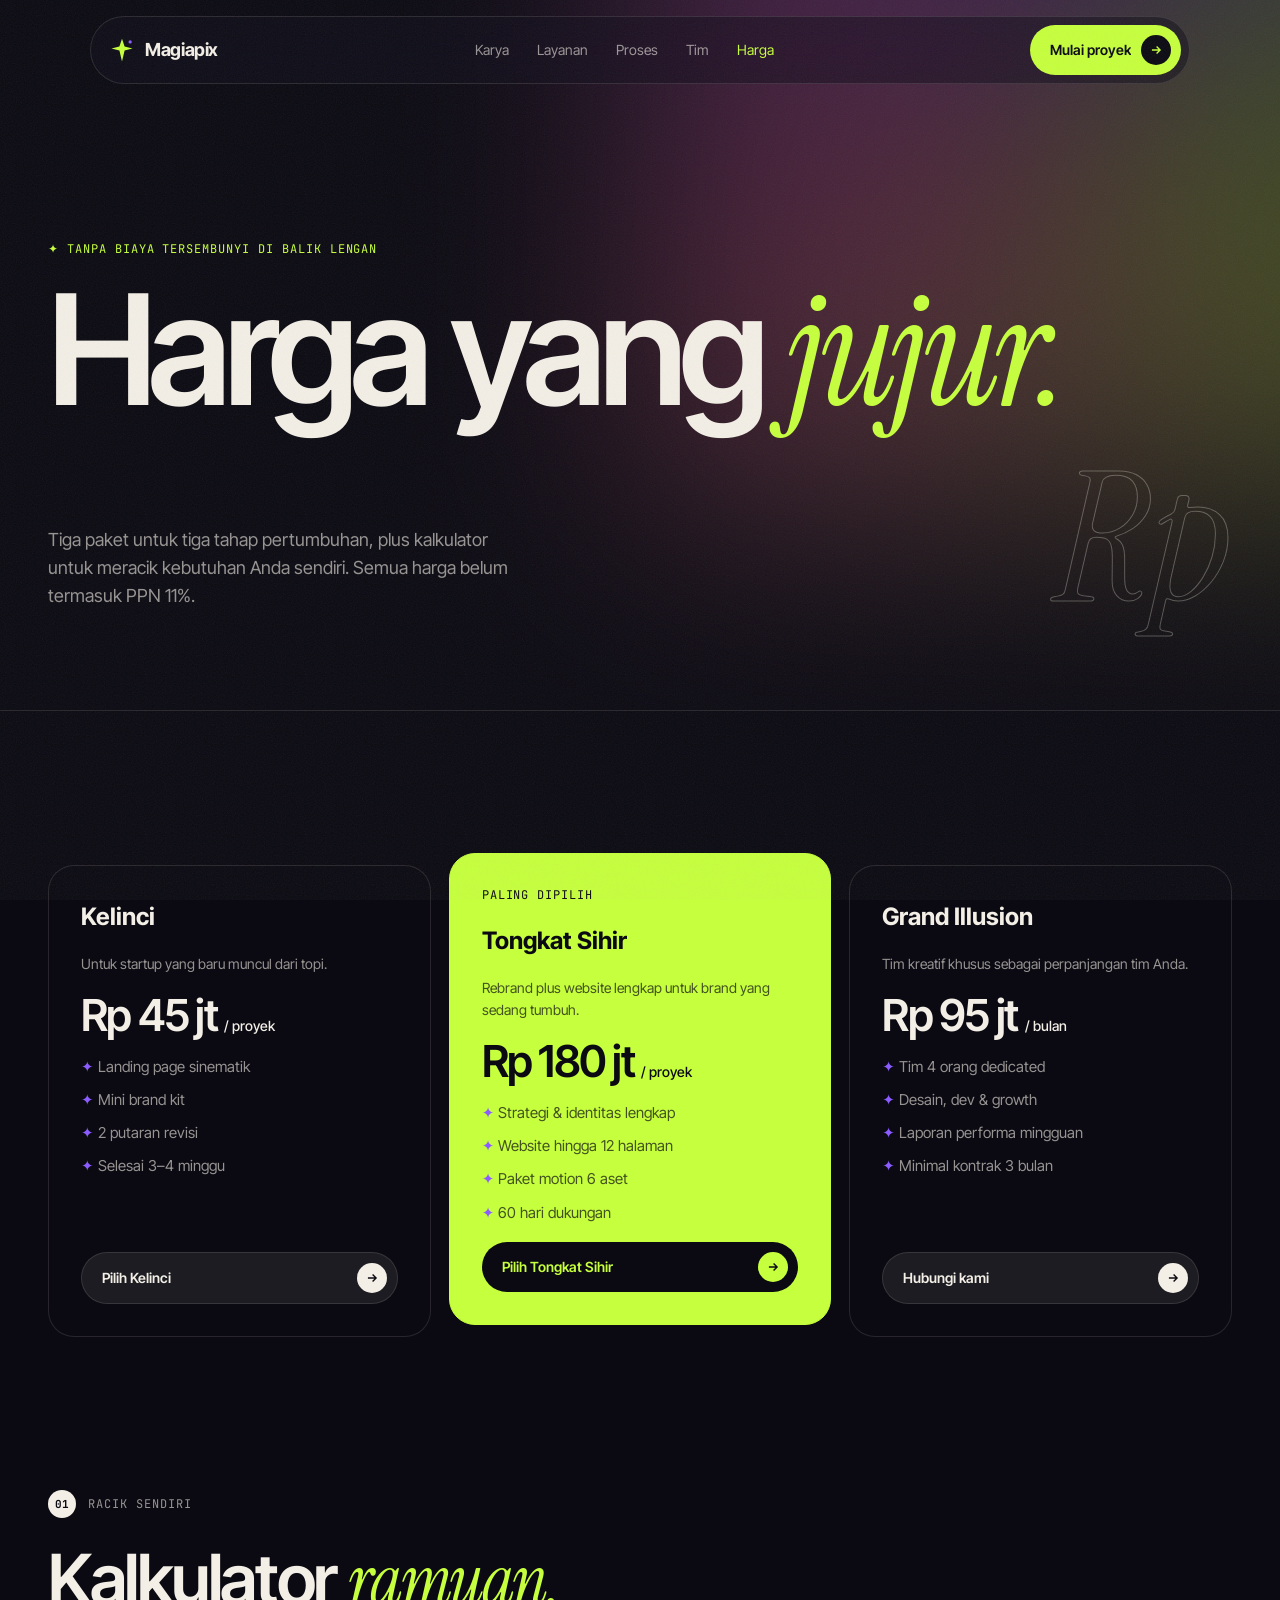
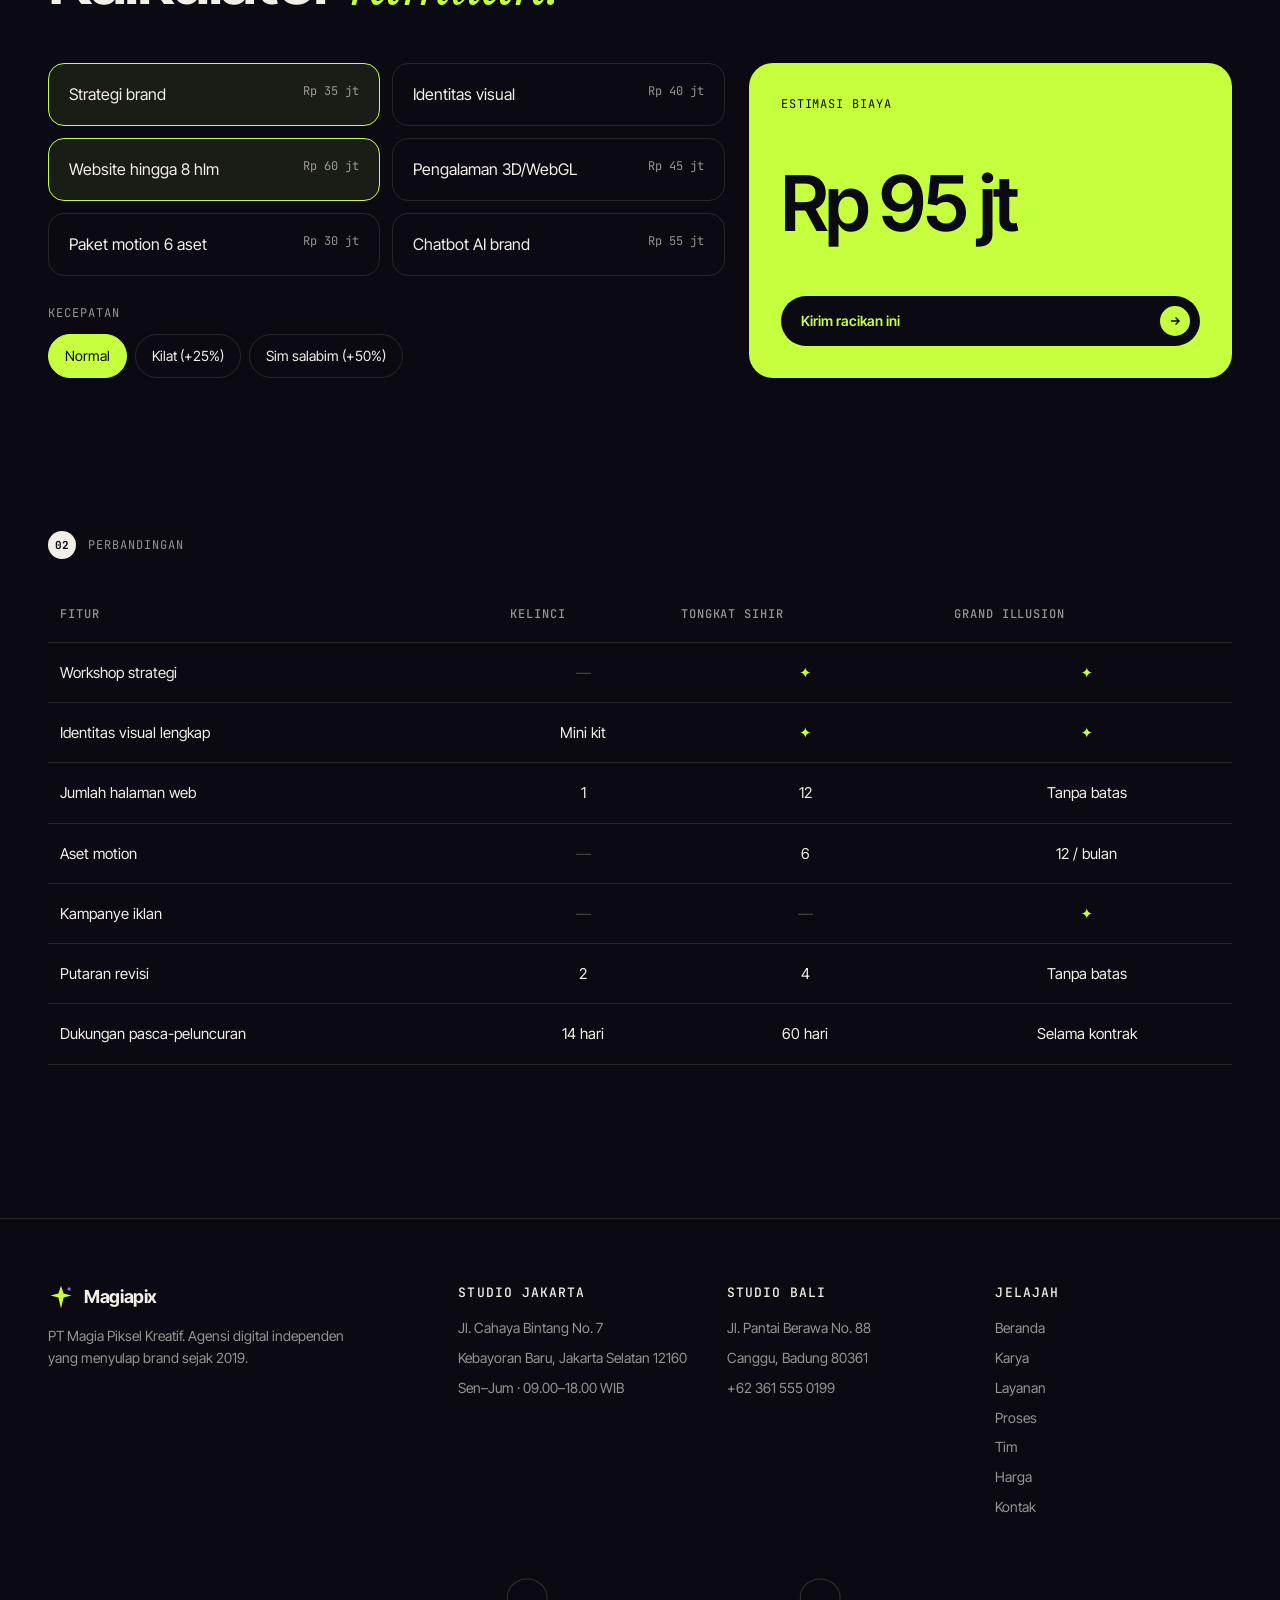
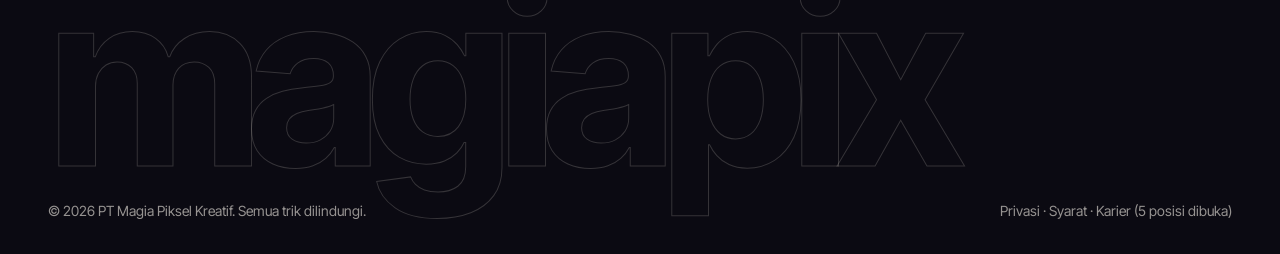
<file: harga.html>
<!doctype html>
<html lang="id">
<head>
<meta charset="utf-8">
<meta name="viewport" content="width=device-width,initial-scale=1">
<title>Harga — Magiapix</title>
<meta name="description" content="Paket dan kalkulator estimasi biaya proyek Magiapix.">
<link href="https://fonts.googleapis.com/css2?family=Instrument+Serif:ital@0;1&family=Inter+Tight:wght@400;500;600;700&family=JetBrains+Mono:wght@400;500&display=swap" rel="stylesheet">
<link rel="stylesheet" href="assets/style.css"><link rel="stylesheet" href="assets/pages.css">
</head>
<body data-page="Harga">
<div class="grain" aria-hidden="true"></div>
<div id="nav-slot"></div>

<header class="p-hero">
  <div class="wrap">
    <p class="mono" style="color:var(--lime);margin:0 0 24px">✦ Tanpa biaya tersembunyi di balik lengan</p>
    <h1>Harga yang <span class="serif">jujur.</span></h1>
    <div class="lead"><p>Tiga paket untuk tiga tahap pertumbuhan, plus kalkulator untuk meracik kebutuhan Anda sendiri. Semua harga belum termasuk PPN 11%.</p><div class="big-n">Rp</div></div>
  </div>
</header>

<section>
  <div class="wrap">
    <div class="plans">
      <div class="plan reveal"><h3>Kelinci</h3><p class="pm">Untuk startup yang baru muncul dari topi.</p><div class="price">Rp 45 jt <small>/ proyek</small></div><ul><li>Landing page sinematik</li><li>Mini brand kit</li><li>2 putaran revisi</li><li>Selesai 3–4 minggu</li></ul><a href="kontak.html" class="btn btn-ghost"><span>Pilih Kelinci</span><span class="dot"><svg width="14" height="14" viewBox="0 0 24 24" fill="none" stroke="currentColor" stroke-width="2.4"><path d="M5 12h14M13 6l6 6-6 6"/></svg></span></a></div>
      <div class="plan hot reveal"><span class="mono">Paling dipilih</span><h3>Tongkat Sihir</h3><p class="pm">Rebrand plus website lengkap untuk brand yang sedang tumbuh.</p><div class="price">Rp 180 jt <small>/ proyek</small></div><ul><li>Strategi &amp; identitas lengkap</li><li>Website hingga 12 halaman</li><li>Paket motion 6 aset</li><li>60 hari dukungan</li></ul><a href="kontak.html" class="btn"><span>Pilih Tongkat Sihir</span><span class="dot"><svg width="14" height="14" viewBox="0 0 24 24" fill="none" stroke="currentColor" stroke-width="2.4"><path d="M5 12h14M13 6l6 6-6 6"/></svg></span></a></div>
      <div class="plan reveal"><h3>Grand Illusion</h3><p class="pm">Tim kreatif khusus sebagai perpanjangan tim Anda.</p><div class="price">Rp 95 jt <small>/ bulan</small></div><ul><li>Tim 4 orang dedicated</li><li>Desain, dev &amp; growth</li><li>Laporan performa mingguan</li><li>Minimal kontrak 3 bulan</li></ul><a href="kontak.html" class="btn btn-ghost"><span>Hubungi kami</span><span class="dot"><svg width="14" height="14" viewBox="0 0 24 24" fill="none" stroke="currentColor" stroke-width="2.4"><path d="M5 12h14M13 6l6 6-6 6"/></svg></span></a></div>
    </div>
  </div>
</section>

<section style="padding-top:0">
  <div class="wrap">
    <div class="eyebrow"><b>01</b><span class="mono">Racik sendiri</span></div>
    <h2 class="reveal">Kalkulator <span class="serif">ramuan.</span></h2>
    <form class="calc" id="calc" onsubmit="return false">
      <div>
        <div class="opts">
          <div class="opt"><input type="checkbox" id="o1" value="35" checked><label for="o1">Strategi brand <span>Rp 35 jt</span></label></div>
          <div class="opt"><input type="checkbox" id="o2" value="40"><label for="o2">Identitas visual <span>Rp 40 jt</span></label></div>
          <div class="opt"><input type="checkbox" id="o3" value="60" checked><label for="o3">Website hingga 8 hlm <span>Rp 60 jt</span></label></div>
          <div class="opt"><input type="checkbox" id="o4" value="45"><label for="o4">Pengalaman 3D/WebGL <span>Rp 45 jt</span></label></div>
          <div class="opt"><input type="checkbox" id="o5" value="30"><label for="o5">Paket motion 6 aset <span>Rp 30 jt</span></label></div>
          <div class="opt"><input type="checkbox" id="o6" value="55"><label for="o6">Chatbot AI brand <span>Rp 55 jt</span></label></div>
        </div>
        <p class="mono" style="color:var(--mute);margin:28px 0 12px">Kecepatan</p>
        <div class="speed chips">
          <input type="radio" name="speed" id="s1" data-mult="1" checked><label for="s1">Normal</label>
          <input type="radio" name="speed" id="s2" data-mult="1.25"><label for="s2">Kilat (+25%)</label>
          <input type="radio" name="speed" id="s3" data-mult="1.5"><label for="s3">Sim salabim (+50%)</label>
        </div>
      </div>
      <div class="total"><span class="mono">Estimasi biaya</span><output id="calc-out">Rp 95 jt</output><a href="kontak.html" class="btn" style="background:#0B0A12;color:var(--lime);justify-content:space-between">Kirim racikan ini <span class="dot" style="background:var(--lime);color:#0B0A12"><svg width="14" height="14" viewBox="0 0 24 24" fill="none" stroke="currentColor" stroke-width="2.4"><path d="M5 12h14M13 6l6 6-6 6"/></svg></span></a></div>
    </form>
  </div>
</section>

<section style="padding-top:0">
  <div class="wrap">
    <div class="eyebrow"><b>02</b><span class="mono">Perbandingan</span></div>
    <div class="tbl reveal">
      <table class="compare">
        <thead><tr><th>Fitur</th><th>Kelinci</th><th>Tongkat Sihir</th><th>Grand Illusion</th></tr></thead>
        <tbody>
          <tr><td>Workshop strategi</td><td class="n">—</td><td class="y">✦</td><td class="y">✦</td></tr>
          <tr><td>Identitas visual lengkap</td><td>Mini kit</td><td class="y">✦</td><td class="y">✦</td></tr>
          <tr><td>Jumlah halaman web</td><td>1</td><td>12</td><td>Tanpa batas</td></tr>
          <tr><td>Aset motion</td><td class="n">—</td><td>6</td><td>12 / bulan</td></tr>
          <tr><td>Kampanye iklan</td><td class="n">—</td><td class="n">—</td><td class="y">✦</td></tr>
          <tr><td>Putaran revisi</td><td>2</td><td>4</td><td>Tanpa batas</td></tr>
          <tr><td>Dukungan pasca-peluncuran</td><td>14 hari</td><td>60 hari</td><td>Selama kontrak</td></tr>
        </tbody>
      </table>
    </div>
  </div>
</section>

<div id="foot-slot"></div>
<script src="assets/app.js"></script>
</body>
</html>
</file>
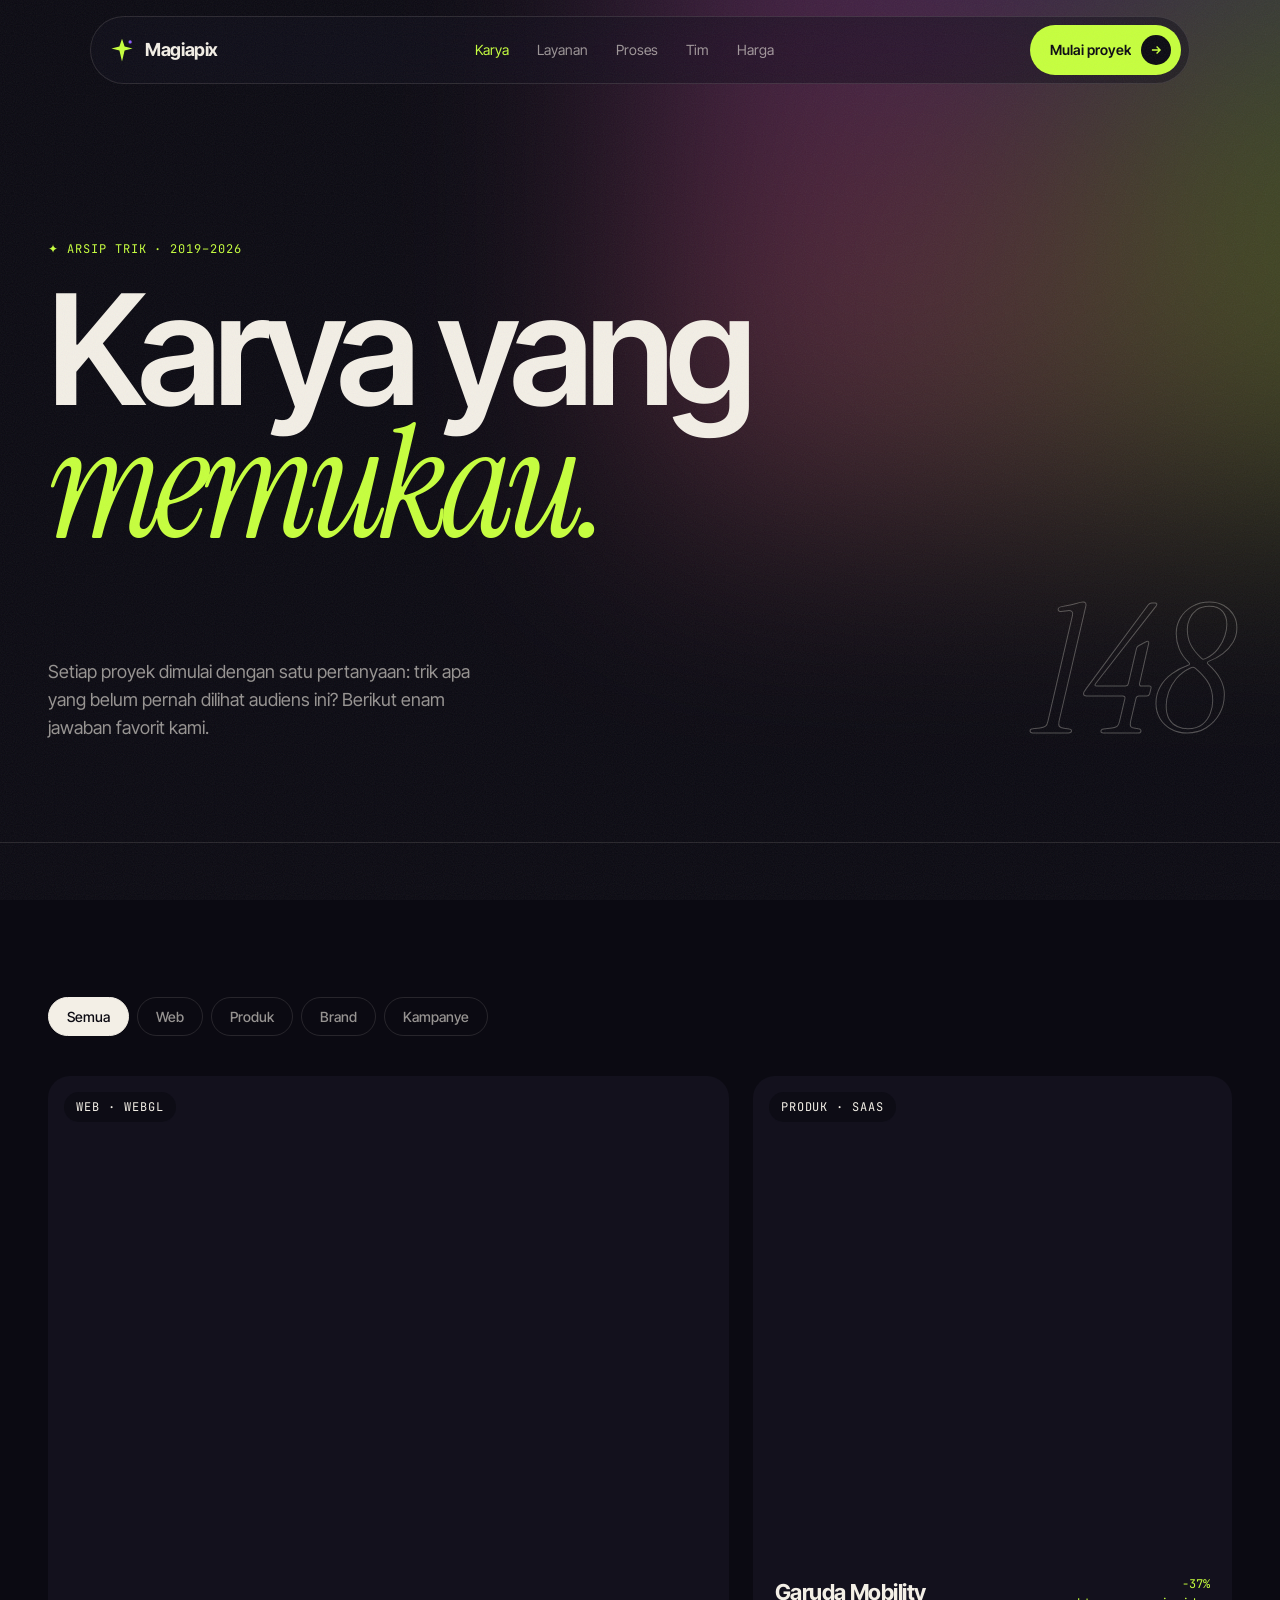
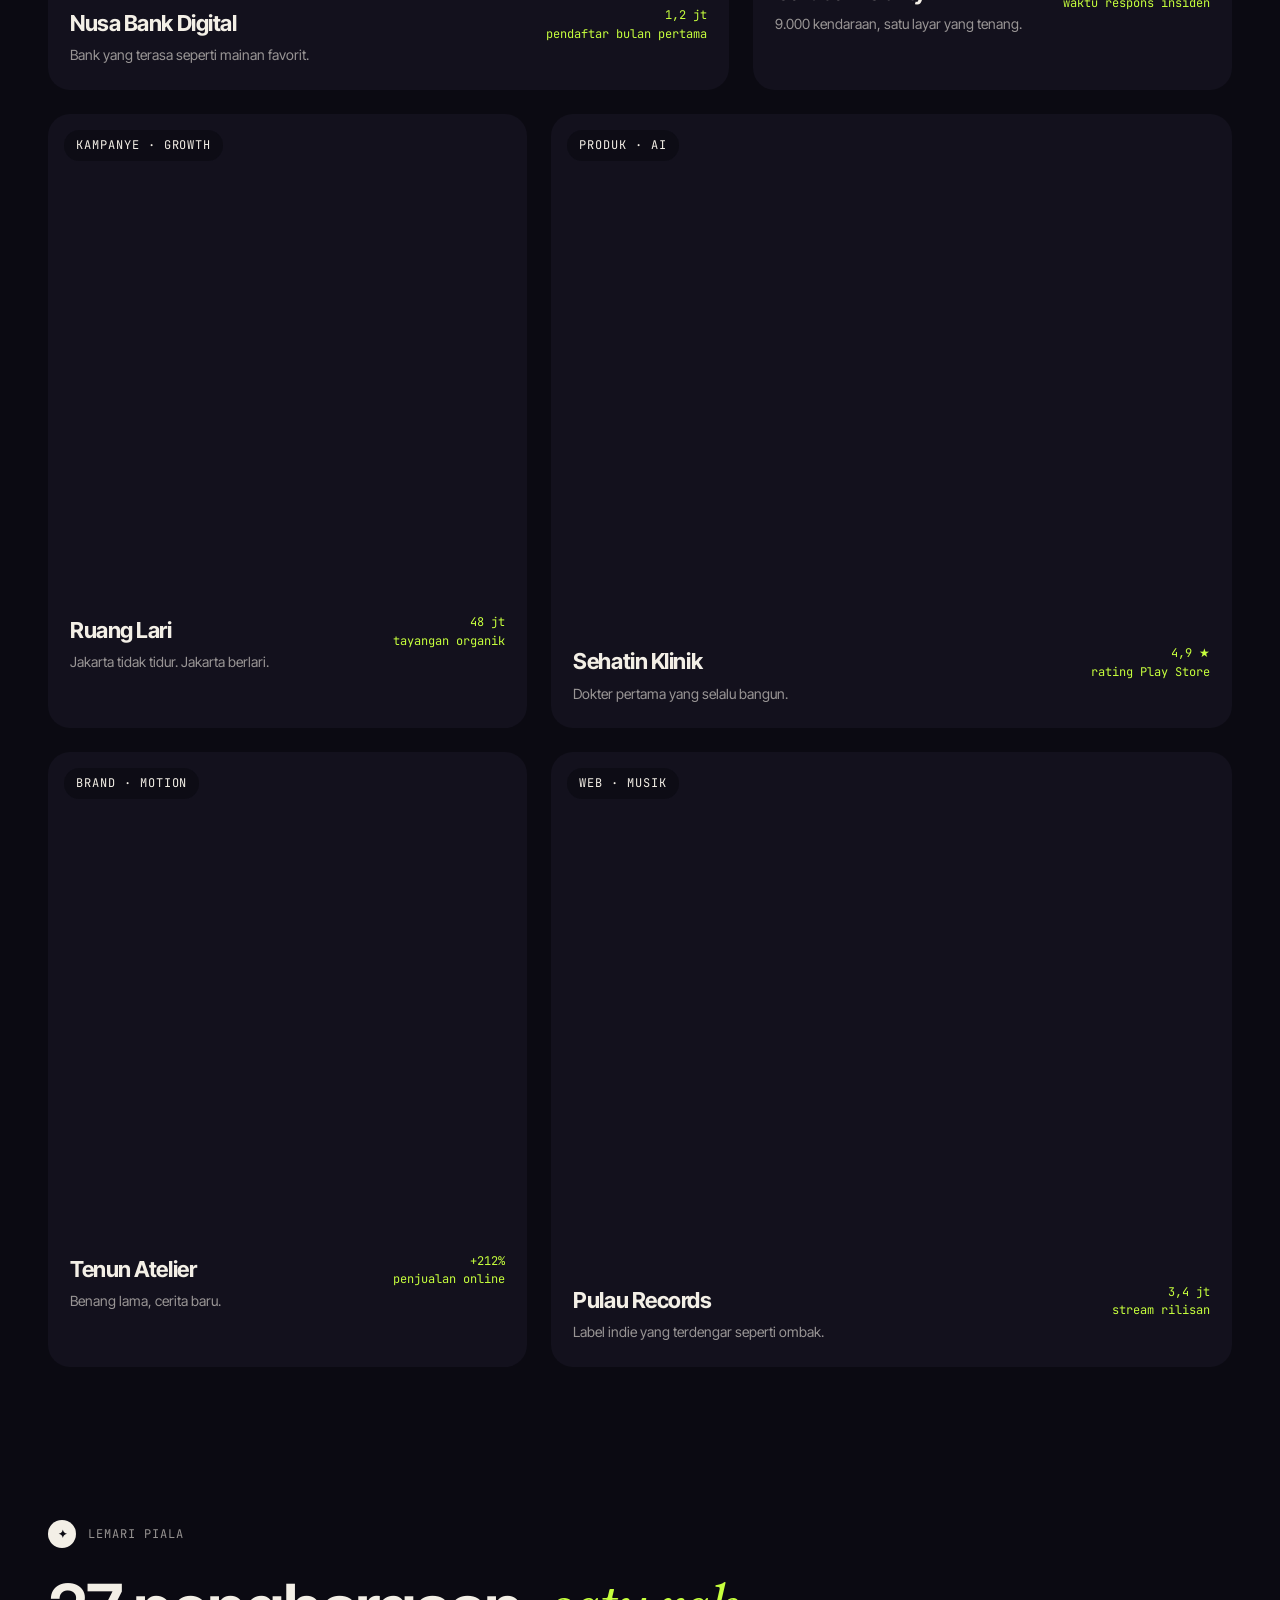
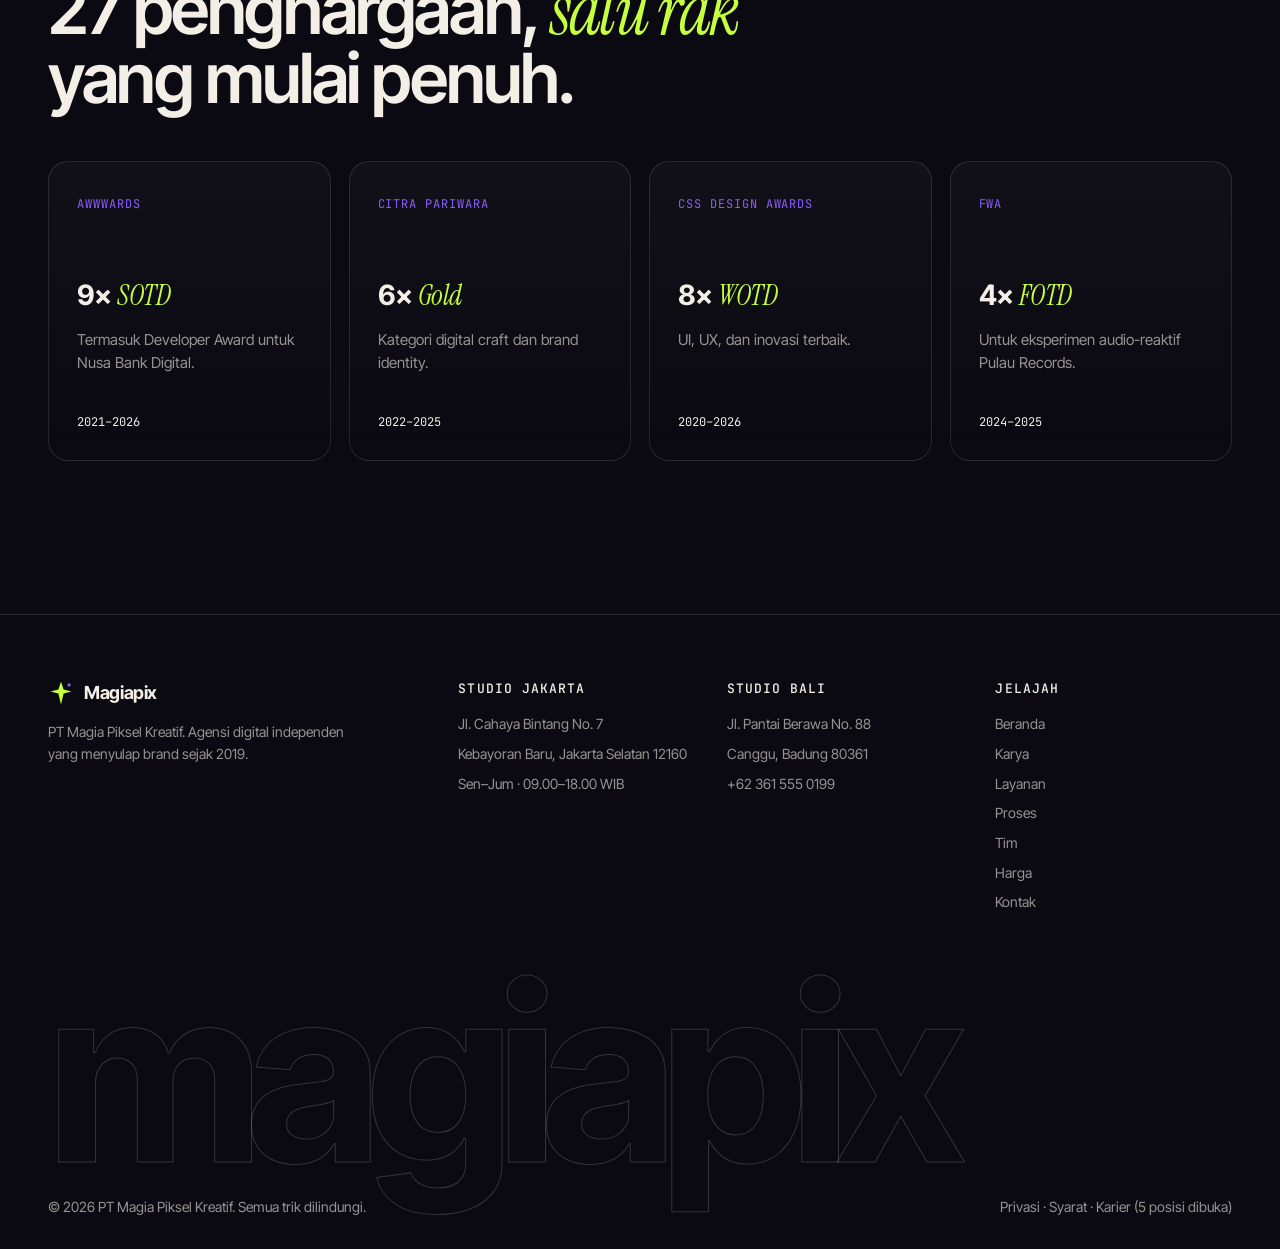
<file: karya.html>
<!doctype html>
<html lang="id">
<head>
<meta charset="utf-8">
<meta name="viewport" content="width=device-width,initial-scale=1">
<title>Karya — Magiapix</title>
<meta name="description" content="148 proyek brand, web, motion, dan produk digital dari Magiapix.">
<link href="https://fonts.googleapis.com/css2?family=Instrument+Serif:ital@0;1&family=Inter+Tight:wght@400;500;600;700&family=JetBrains+Mono:wght@400;500&display=swap" rel="stylesheet">
<link rel="stylesheet" href="assets/style.css"><link rel="stylesheet" href="assets/pages.css">
</head>
<body data-page="Karya">
<div class="grain" aria-hidden="true"></div>
<div id="nav-slot"></div>

<header class="p-hero">
  <div class="wrap">
    <p class="mono" style="color:var(--lime);margin:0 0 24px">✦ Arsip trik · 2019–2026</p>
    <h1>Karya yang <span class="serif" data-words="memukau.|viral.|menang.|terjual.">memukau.</span></h1>
    <div class="lead"><p>Setiap proyek dimulai dengan satu pertanyaan: trik apa yang belum pernah dilihat audiens ini? Berikut enam jawaban favorit kami.</p><div class="big-n">148</div></div>
  </div>
</header>

<section>
  <div class="wrap">
    <div class="filters" role="group" aria-label="Filter kategori">
      <button aria-pressed="true" data-f="Semua">Semua</button><button aria-pressed="false" data-f="Web">Web</button><button aria-pressed="false" data-f="Produk">Produk</button><button aria-pressed="false" data-f="Brand">Brand</button><button aria-pressed="false" data-f="Kampanye">Kampanye</button>
    </div>
    <div class="work-grid" id="work-all"></div>
  </div>
</section>

<section style="padding-top:0">
  <div class="wrap">
    <div class="eyebrow"><b>✦</b><span class="mono">Lemari piala</span></div>
    <h2 class="reveal">27 penghargaan, <span class="serif">satu rak</span> yang mulai penuh.</h2>
    <div class="steps">
      <div class="step reveal"><div><span class="mono">Awwwards</span><h3>9× <em>SOTD</em></h3><p>Termasuk Developer Award untuk Nusa Bank Digital.</p></div><span class="dur">2021–2026</span></div>
      <div class="step reveal"><div><span class="mono">Citra Pariwara</span><h3>6× <em>Gold</em></h3><p>Kategori digital craft dan brand identity.</p></div><span class="dur">2022–2025</span></div>
      <div class="step reveal"><div><span class="mono">CSS Design Awards</span><h3>8× <em>WOTD</em></h3><p>UI, UX, dan inovasi terbaik.</p></div><span class="dur">2020–2026</span></div>
      <div class="step reveal"><div><span class="mono">FWA</span><h3>4× <em>FOTD</em></h3><p>Untuk eksperimen audio-reaktif Pulau Records.</p></div><span class="dur">2024–2025</span></div>
    </div>
  </div>
</section>

<div id="foot-slot"></div>
<script src="assets/app.js"></script>
</body>
</html>
</file>
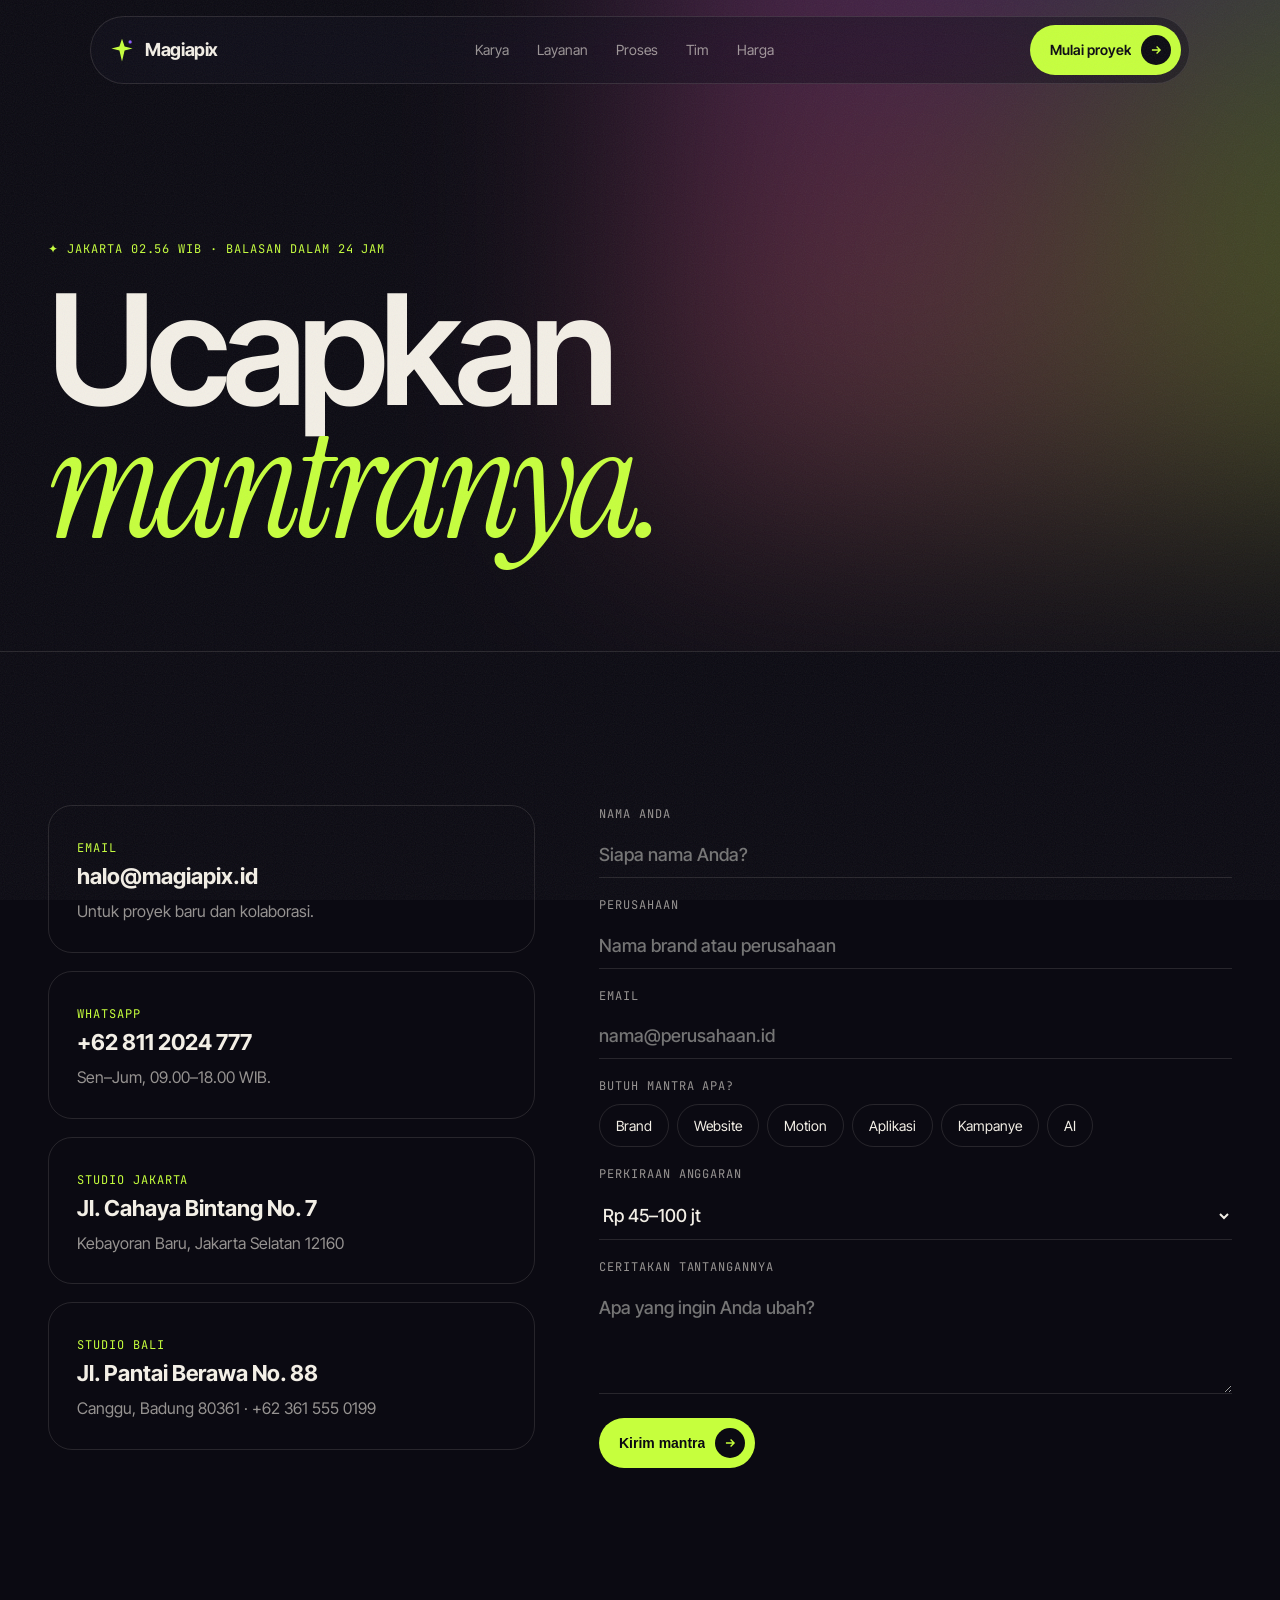
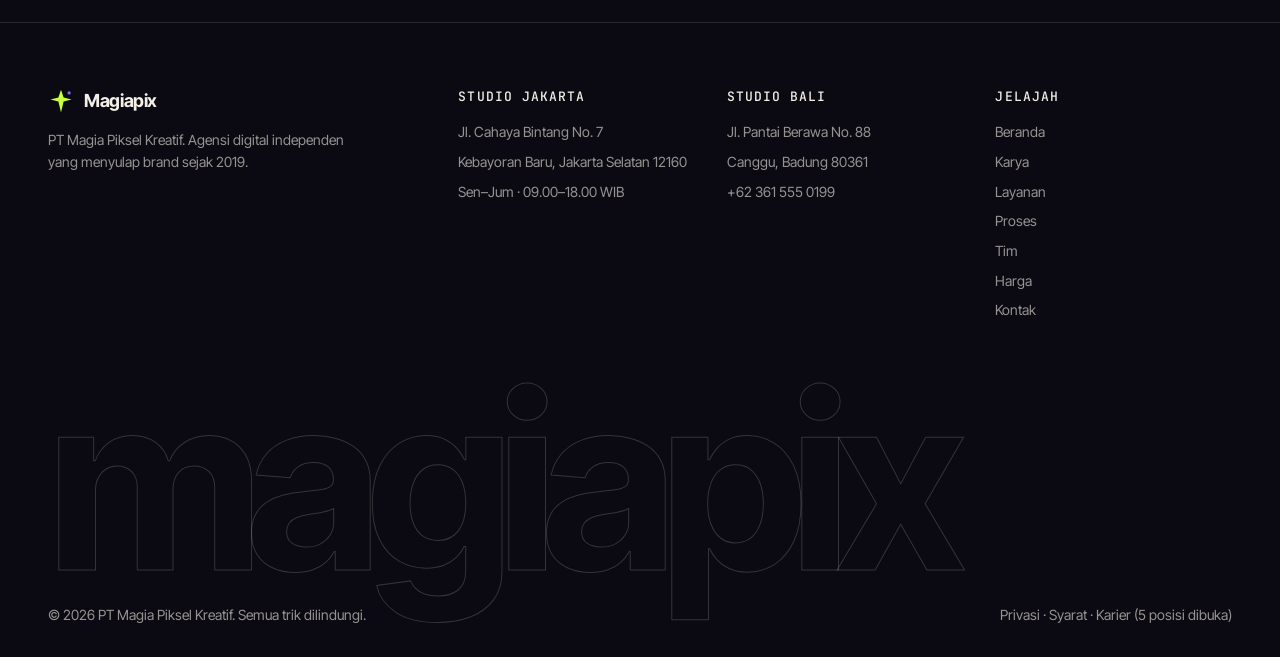
<file: kontak.html>
<!doctype html>
<html lang="id">
<head>
<meta charset="utf-8">
<meta name="viewport" content="width=device-width,initial-scale=1">
<title>Kontak — Magiapix</title>
<meta name="description" content="Mulai proyek bersama Magiapix. Studio di Jakarta dan Bali.">
<link href="https://fonts.googleapis.com/css2?family=Instrument+Serif:ital@0;1&family=Inter+Tight:wght@400;500;600;700&family=JetBrains+Mono:wght@400;500&display=swap" rel="stylesheet">
<link rel="stylesheet" href="assets/style.css"><link rel="stylesheet" href="assets/pages.css">
</head>
<body data-page="Kontak">
<div class="grain" aria-hidden="true"></div>
<div id="nav-slot"></div>

<header class="p-hero">
  <div class="wrap">
    <p class="mono" style="color:var(--lime);margin:0 0 24px">✦ <span id="clock">Jakarta 00:00 WIB</span> · Balasan dalam 24 jam</p>
    <h1>Ucapkan <span class="serif">mantranya.</span></h1>
  </div>
</header>

<section>
  <div class="wrap contact">
    <div>
      <div class="info-card reveal"><span class="mono" style="color:var(--lime)">Email</span><h3>halo@magiapix.id</h3><p>Untuk proyek baru dan kolaborasi.</p></div>
      <div class="info-card reveal"><span class="mono" style="color:var(--lime)">WhatsApp</span><h3>+62 811 2024 777</h3><p>Sen–Jum, 09.00–18.00 WIB.</p></div>
      <div class="info-card reveal"><span class="mono" style="color:var(--lime)">Studio Jakarta</span><h3>Jl. Cahaya Bintang No. 7</h3><p>Kebayoran Baru, Jakarta Selatan 12160</p></div>
      <div class="info-card reveal"><span class="mono" style="color:var(--lime)">Studio Bali</span><h3>Jl. Pantai Berawa No. 88</h3><p>Canggu, Badung 80361 · +62 361 555 0199</p></div>
    </div>
    <form class="form reveal" id="brief-form">
      <div class="field"><label for="f-name">Nama Anda</label><input id="f-name" required placeholder="Siapa nama Anda?"></div>
      <div class="field"><label for="f-co">Perusahaan</label><input id="f-co" placeholder="Nama brand atau perusahaan"></div>
      <div class="field"><label for="f-mail">Email</label><input id="f-mail" type="email" required placeholder="nama@perusahaan.id"></div>
      <div class="field"><label>Butuh mantra apa?</label><div class="chips">
        <input type="checkbox" id="c1"><label for="c1">Brand</label><input type="checkbox" id="c2"><label for="c2">Website</label><input type="checkbox" id="c3"><label for="c3">Motion</label><input type="checkbox" id="c4"><label for="c4">Aplikasi</label><input type="checkbox" id="c5"><label for="c5">Kampanye</label><input type="checkbox" id="c6"><label for="c6">AI</label>
      </div></div>
      <div class="field"><label for="f-budget">Perkiraan anggaran</label><select id="f-budget"><option>Rp 45–100 jt</option><option>Rp 100–250 jt</option><option>Rp 250–500 jt</option><option>Di atas Rp 500 jt</option></select></div>
      <div class="field"><label for="f-msg">Ceritakan tantangannya</label><textarea id="f-msg" rows="4" placeholder="Apa yang ingin Anda ubah?"></textarea></div>
      <button class="btn btn-lime" type="submit" style="justify-self:start"><span class="roll"><span>Kirim mantra</span><span>Abrakadabra</span></span><span class="dot"><svg width="14" height="14" viewBox="0 0 24 24" fill="none" stroke="currentColor" stroke-width="2.4"><path d="M5 12h14M13 6l6 6-6 6"/></svg></span></button>
    </form>
  </div>
</section>

<div id="foot-slot"></div>
<script src="assets/app.js"></script>
</body>
</html>
</file>
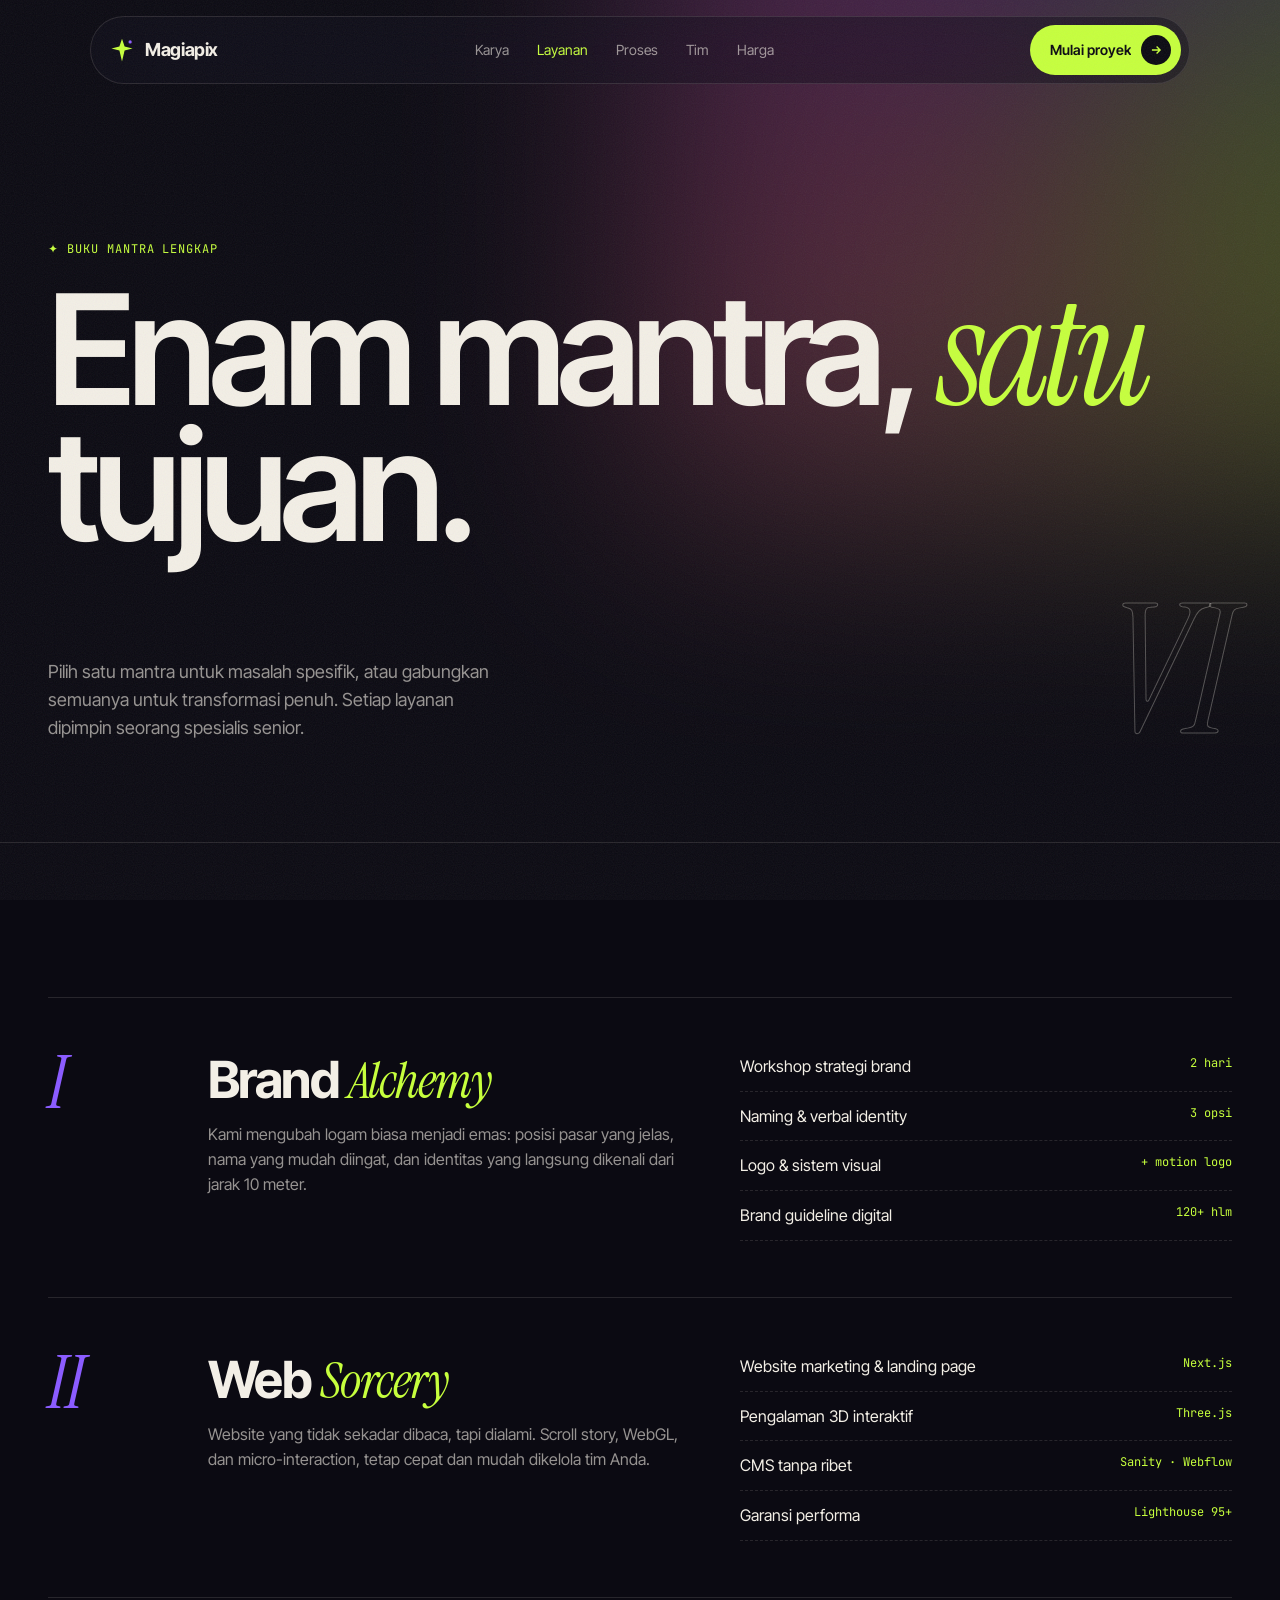
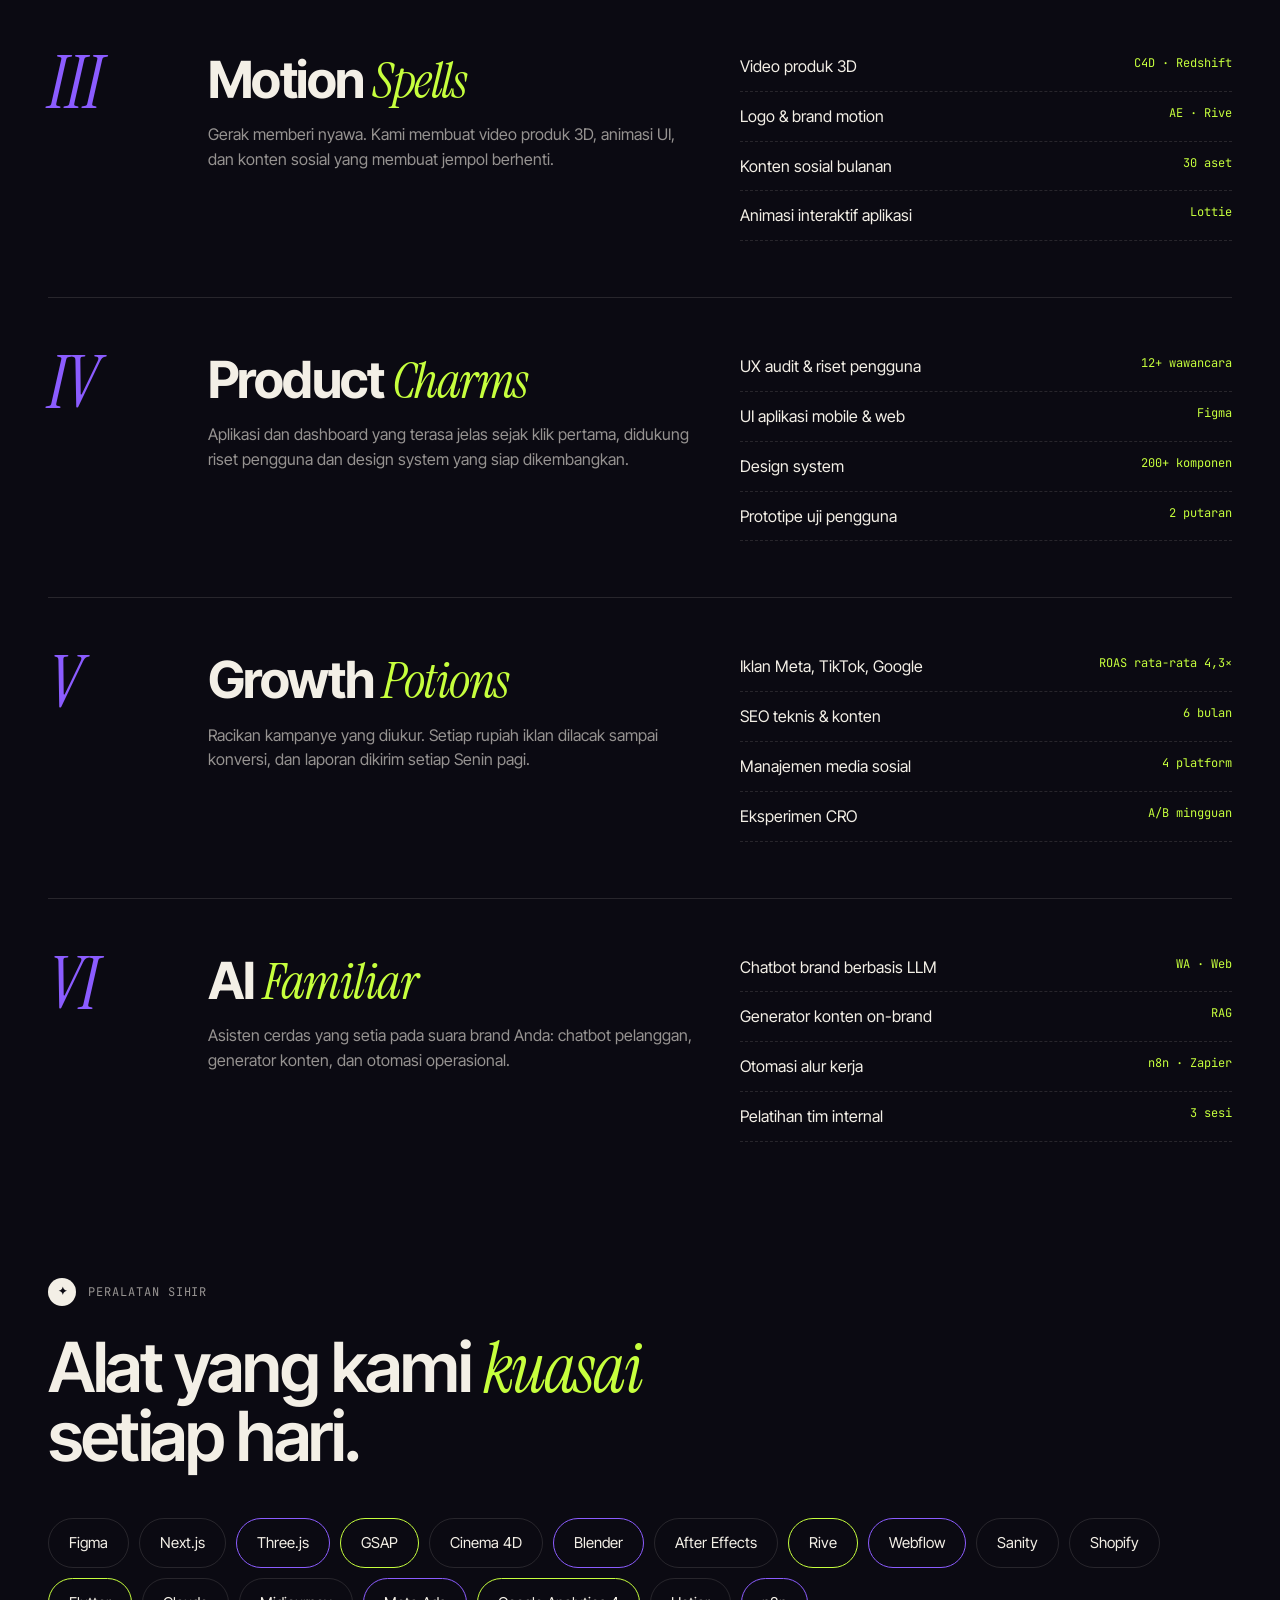
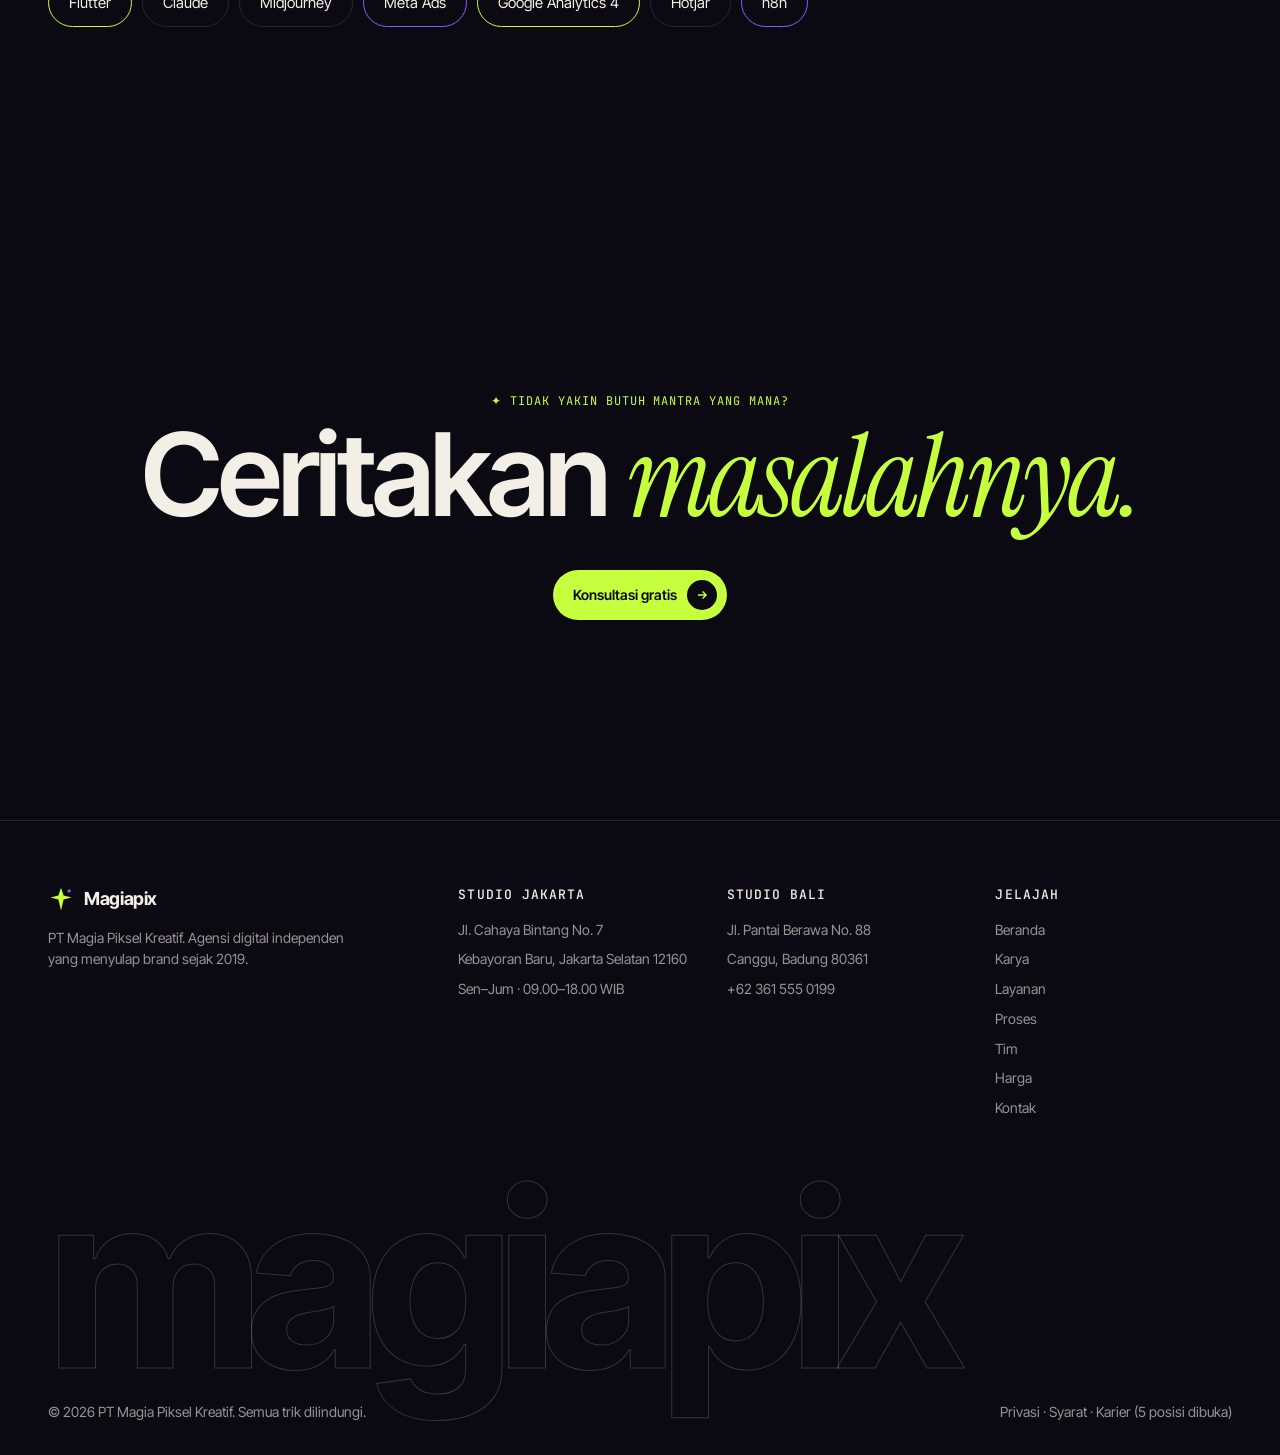
<file: layanan.html>
<!doctype html>
<html lang="id">
<head>
<meta charset="utf-8">
<meta name="viewport" content="width=device-width,initial-scale=1">
<title>Layanan — Magiapix</title>
<meta name="description" content="Enam layanan Magiapix: brand, web, motion, produk, growth, dan AI.">
<link href="https://fonts.googleapis.com/css2?family=Instrument+Serif:ital@0;1&family=Inter+Tight:wght@400;500;600;700&family=JetBrains+Mono:wght@400;500&display=swap" rel="stylesheet">
<link rel="stylesheet" href="assets/style.css"><link rel="stylesheet" href="assets/pages.css">
</head>
<body data-page="Layanan">
<div class="grain" aria-hidden="true"></div>
<div id="nav-slot"></div>

<header class="p-hero">
  <div class="wrap">
    <p class="mono" style="color:var(--lime);margin:0 0 24px">✦ Buku mantra lengkap</p>
    <h1>Enam mantra, <span class="serif">satu</span> tujuan.</h1>
    <div class="lead"><p>Pilih satu mantra untuk masalah spesifik, atau gabungkan semuanya untuk transformasi penuh. Setiap layanan dipimpin seorang spesialis senior.</p><div class="big-n">VI</div></div>
  </div>
</header>

<section style="padding-bottom:40px">
  <div class="wrap">
    <div class="svc reveal"><span class="n">I</span><div><h3>Brand <em>Alchemy</em></h3><p>Kami mengubah logam biasa menjadi emas: posisi pasar yang jelas, nama yang mudah diingat, dan identitas yang langsung dikenali dari jarak 10 meter.</p></div><ul><li>Workshop strategi brand<span>2 hari</span></li><li>Naming &amp; verbal identity<span>3 opsi</span></li><li>Logo &amp; sistem visual<span>+ motion logo</span></li><li>Brand guideline digital<span>120+ hlm</span></li></ul></div>
    <div class="svc reveal"><span class="n">II</span><div><h3>Web <em>Sorcery</em></h3><p>Website yang tidak sekadar dibaca, tapi dialami. Scroll story, WebGL, dan micro-interaction, tetap cepat dan mudah dikelola tim Anda.</p></div><ul><li>Website marketing &amp; landing page<span>Next.js</span></li><li>Pengalaman 3D interaktif<span>Three.js</span></li><li>CMS tanpa ribet<span>Sanity · Webflow</span></li><li>Garansi performa<span>Lighthouse 95+</span></li></ul></div>
    <div class="svc reveal"><span class="n">III</span><div><h3>Motion <em>Spells</em></h3><p>Gerak memberi nyawa. Kami membuat video produk 3D, animasi UI, dan konten sosial yang membuat jempol berhenti.</p></div><ul><li>Video produk 3D<span>C4D · Redshift</span></li><li>Logo &amp; brand motion<span>AE · Rive</span></li><li>Konten sosial bulanan<span>30 aset</span></li><li>Animasi interaktif aplikasi<span>Lottie</span></li></ul></div>
    <div class="svc reveal"><span class="n">IV</span><div><h3>Product <em>Charms</em></h3><p>Aplikasi dan dashboard yang terasa jelas sejak klik pertama, didukung riset pengguna dan design system yang siap dikembangkan.</p></div><ul><li>UX audit &amp; riset pengguna<span>12+ wawancara</span></li><li>UI aplikasi mobile &amp; web<span>Figma</span></li><li>Design system<span>200+ komponen</span></li><li>Prototipe uji pengguna<span>2 putaran</span></li></ul></div>
    <div class="svc reveal"><span class="n">V</span><div><h3>Growth <em>Potions</em></h3><p>Racikan kampanye yang diukur. Setiap rupiah iklan dilacak sampai konversi, dan laporan dikirim setiap Senin pagi.</p></div><ul><li>Iklan Meta, TikTok, Google<span>ROAS rata-rata 4,3×</span></li><li>SEO teknis &amp; konten<span>6 bulan</span></li><li>Manajemen media sosial<span>4 platform</span></li><li>Eksperimen CRO<span>A/B mingguan</span></li></ul></div>
    <div class="svc reveal"><span class="n">VI</span><div><h3>AI <em>Familiar</em></h3><p>Asisten cerdas yang setia pada suara brand Anda: chatbot pelanggan, generator konten, dan otomasi operasional.</p></div><ul><li>Chatbot brand berbasis LLM<span>WA · Web</span></li><li>Generator konten on-brand<span>RAG</span></li><li>Otomasi alur kerja<span>n8n · Zapier</span></li><li>Pelatihan tim internal<span>3 sesi</span></li></ul></div>
  </div>
</section>

<section style="padding-top:40px">
  <div class="wrap">
    <div class="eyebrow"><b>✦</b><span class="mono">Peralatan sihir</span></div>
    <h2 class="reveal">Alat yang kami <span class="serif">kuasai</span> setiap hari.</h2>
    <div class="tools reveal"><i>Figma</i><i>Next.js</i><i>Three.js</i><i>GSAP</i><i>Cinema 4D</i><i>Blender</i><i>After Effects</i><i>Rive</i><i>Webflow</i><i>Sanity</i><i>Shopify</i><i>Flutter</i><i>Claude</i><i>Midjourney</i><i>Meta Ads</i><i>Google Analytics 4</i><i>Hotjar</i><i>n8n</i></div>
  </div>
</section>

<section class="cta">
  <div class="wrap"><p class="mono" style="color:var(--lime)">✦ Tidak yakin butuh mantra yang mana?</p><h2>Ceritakan <span class="serif">masalahnya.</span></h2><div class="ctas"><a href="kontak.html" class="btn btn-lime"><span class="roll"><span>Konsultasi gratis</span><span>30 menit</span></span><span class="dot"><svg width="14" height="14" viewBox="0 0 24 24" fill="none" stroke="currentColor" stroke-width="2.4"><path d="M5 12h14M13 6l6 6-6 6"/></svg></span></a></div></div>
</section>

<div id="foot-slot"></div>
<script src="assets/app.js"></script>
</body>
</html>
</file>
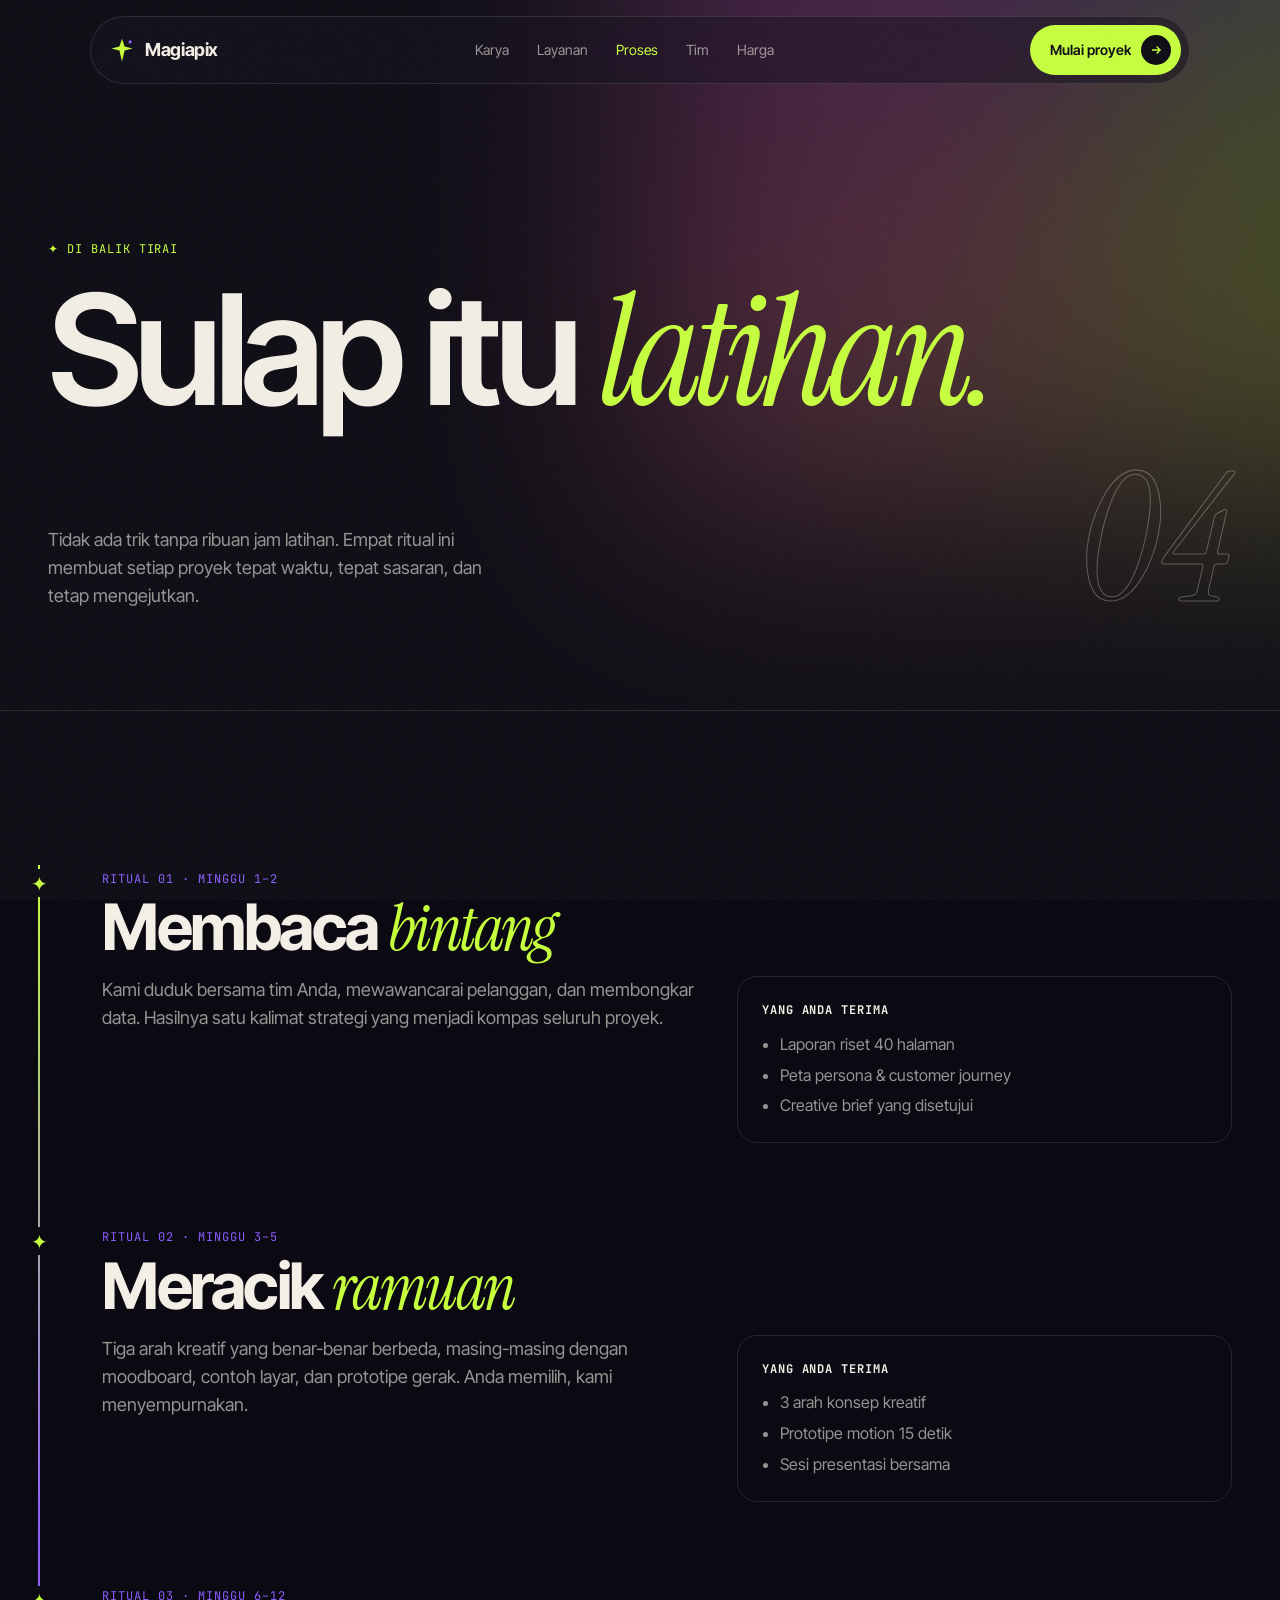
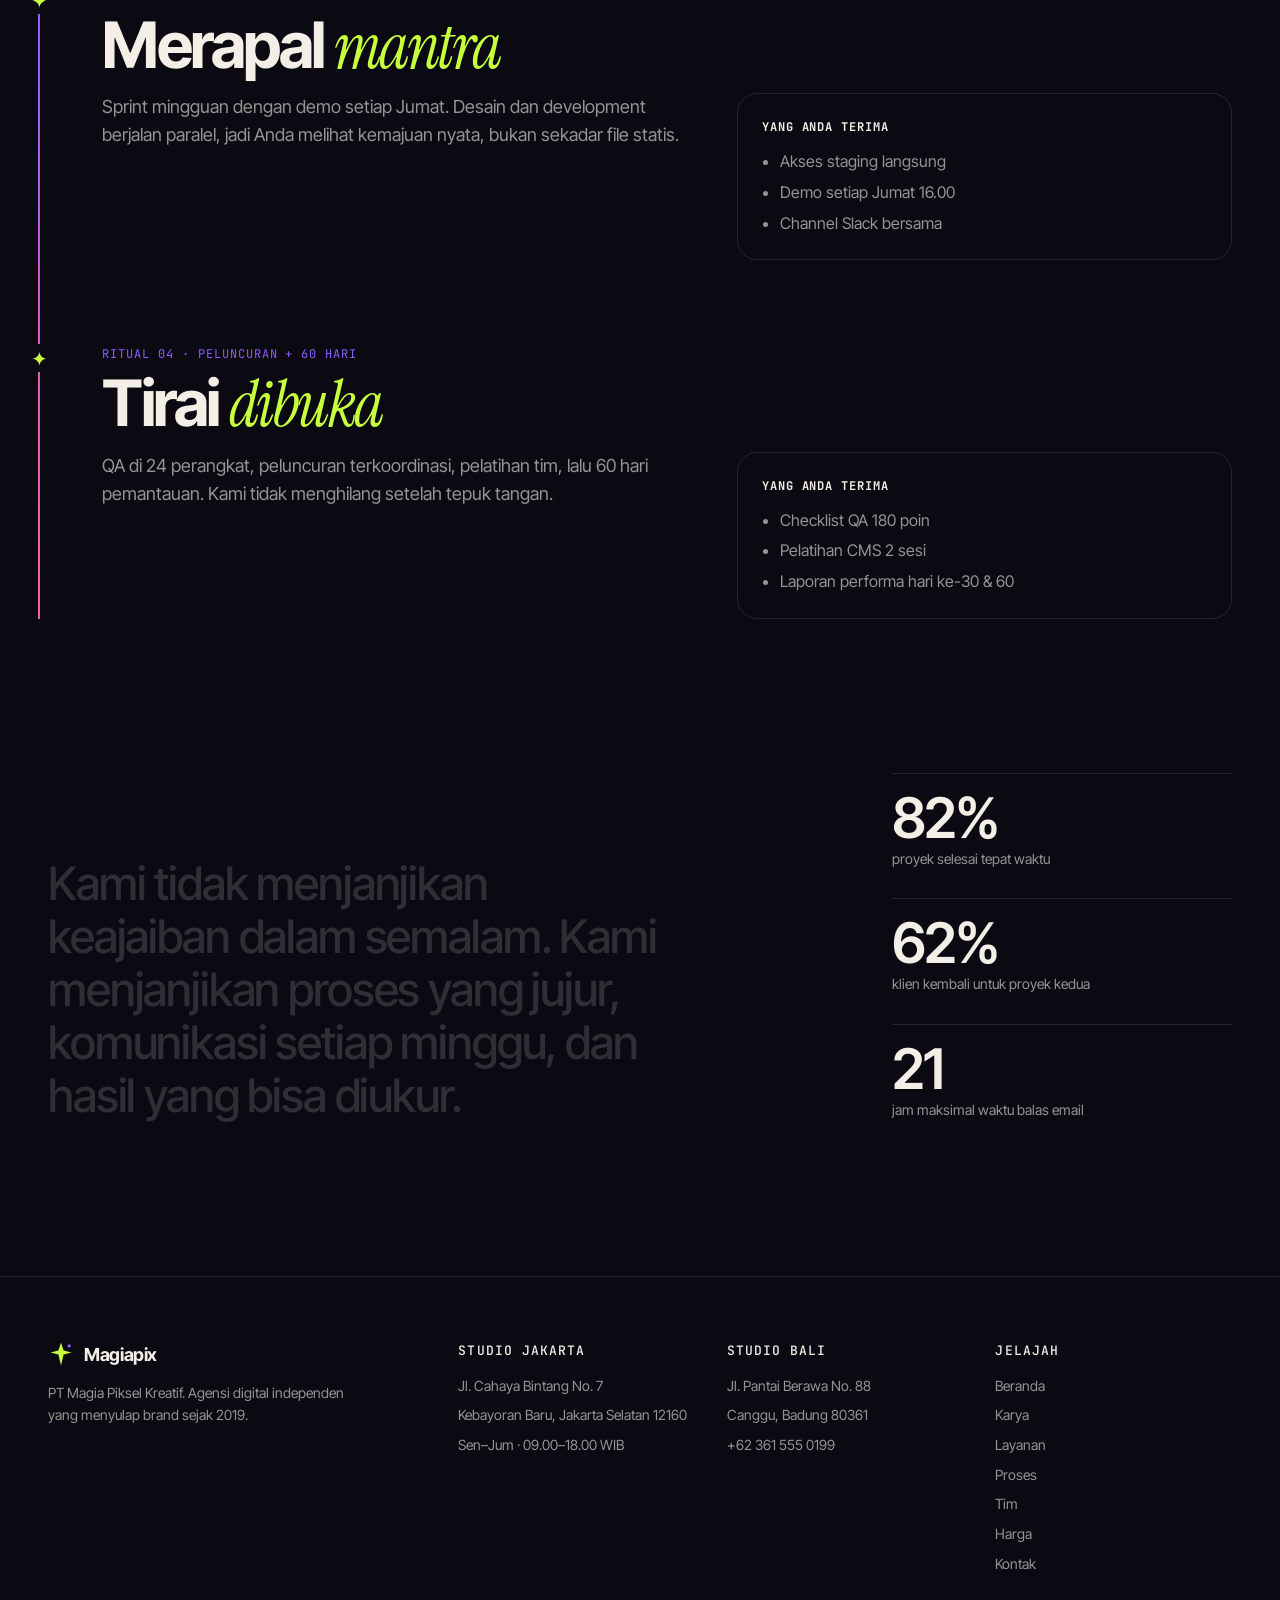
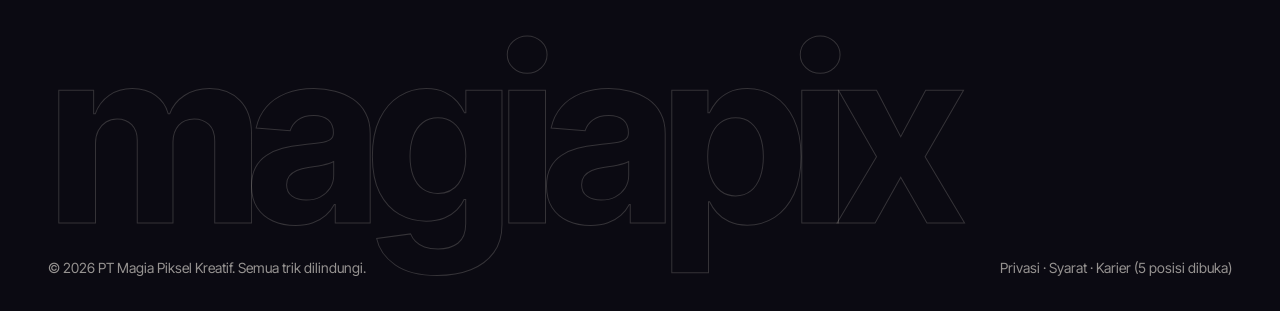
<file: proses.html>
<!doctype html>
<html lang="id">
<head>
<meta charset="utf-8">
<meta name="viewport" content="width=device-width,initial-scale=1">
<title>Proses — Magiapix</title>
<meta name="description" content="Empat ritual kerja Magiapix, dari discovery sampai peluncuran.">
<link href="https://fonts.googleapis.com/css2?family=Instrument+Serif:ital@0;1&family=Inter+Tight:wght@400;500;600;700&family=JetBrains+Mono:wght@400;500&display=swap" rel="stylesheet">
<link rel="stylesheet" href="assets/style.css"><link rel="stylesheet" href="assets/pages.css">
</head>
<body data-page="Proses">
<div class="grain" aria-hidden="true"></div>
<div id="nav-slot"></div>

<header class="p-hero">
  <div class="wrap">
    <p class="mono" style="color:var(--lime);margin:0 0 24px">✦ Di balik tirai</p>
    <h1>Sulap itu <span class="serif">latihan.</span></h1>
    <div class="lead"><p>Tidak ada trik tanpa ribuan jam latihan. Empat ritual ini membuat setiap proyek tepat waktu, tepat sasaran, dan tetap mengejutkan.</p><div class="big-n">04</div></div>
  </div>
</header>

<section>
  <div class="wrap timeline">
    <div class="tl reveal"><span class="mono">Ritual 01 · Minggu 1–2</span><h3>Membaca <em>bintang</em></h3><div class="tl-grid"><p>Kami duduk bersama tim Anda, mewawancarai pelanggan, dan membongkar data. Hasilnya satu kalimat strategi yang menjadi kompas seluruh proyek.</p><div class="deliv"><h4>Yang Anda terima</h4><ul><li>Laporan riset 40 halaman</li><li>Peta persona &amp; customer journey</li><li>Creative brief yang disetujui</li></ul></div></div></div>
    <div class="tl reveal"><span class="mono">Ritual 02 · Minggu 3–5</span><h3>Meracik <em>ramuan</em></h3><div class="tl-grid"><p>Tiga arah kreatif yang benar-benar berbeda, masing-masing dengan moodboard, contoh layar, dan prototipe gerak. Anda memilih, kami menyempurnakan.</p><div class="deliv"><h4>Yang Anda terima</h4><ul><li>3 arah konsep kreatif</li><li>Prototipe motion 15 detik</li><li>Sesi presentasi bersama</li></ul></div></div></div>
    <div class="tl reveal"><span class="mono">Ritual 03 · Minggu 6–12</span><h3>Merapal <em>mantra</em></h3><div class="tl-grid"><p>Sprint mingguan dengan demo setiap Jumat. Desain dan development berjalan paralel, jadi Anda melihat kemajuan nyata, bukan sekadar file statis.</p><div class="deliv"><h4>Yang Anda terima</h4><ul><li>Akses staging langsung</li><li>Demo setiap Jumat 16.00</li><li>Channel Slack bersama</li></ul></div></div></div>
    <div class="tl reveal" style="padding-bottom:0"><span class="mono">Ritual 04 · Peluncuran + 60 hari</span><h3>Tirai <em>dibuka</em></h3><div class="tl-grid"><p>QA di 24 perangkat, peluncuran terkoordinasi, pelatihan tim, lalu 60 hari pemantauan. Kami tidak menghilang setelah tepuk tangan.</p><div class="deliv"><h4>Yang Anda terima</h4><ul><li>Checklist QA 180 poin</li><li>Pelatihan CMS 2 sesi</li><li>Laporan performa hari ke-30 &amp; 60</li></ul></div></div></div>
  </div>
</section>

<section class="manifesto" style="padding-top:0">
  <div class="wrap manifesto-grid">
    <p id="mani">Kami tidak menjanjikan keajaiban dalam semalam. Kami menjanjikan proses yang jujur, komunikasi setiap minggu, dan hasil yang bisa diukur.</p>
    <div class="stat-col">
      <div class="stat"><strong data-count="96" data-suffix="%">0</strong><span>proyek selesai tepat waktu</span></div>
      <div class="stat"><strong data-count="72" data-suffix="%">0</strong><span>klien kembali untuk proyek kedua</span></div>
      <div class="stat"><strong data-count="24">0</strong><span>jam maksimal waktu balas email</span></div>
    </div>
  </div>
</section>

<div id="foot-slot"></div>
<script src="assets/app.js"></script>
</body>
</html>
</file>
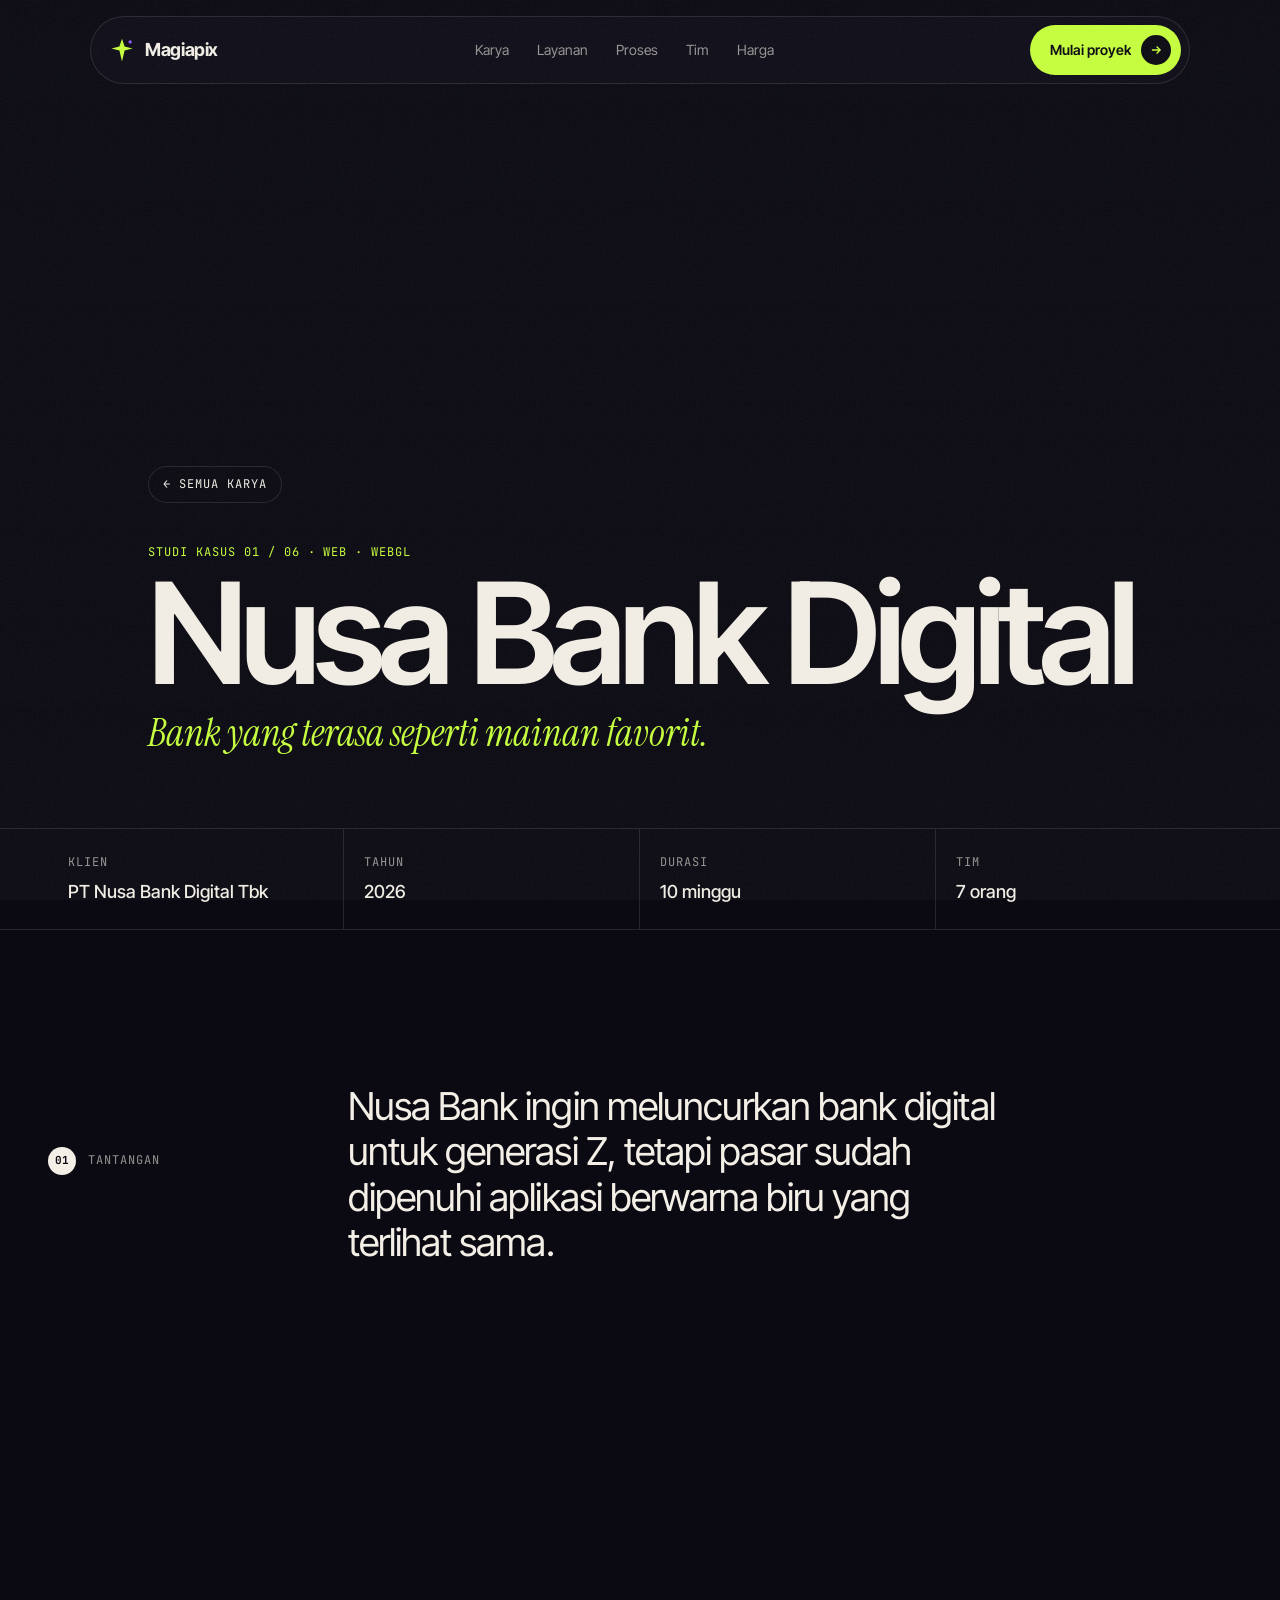
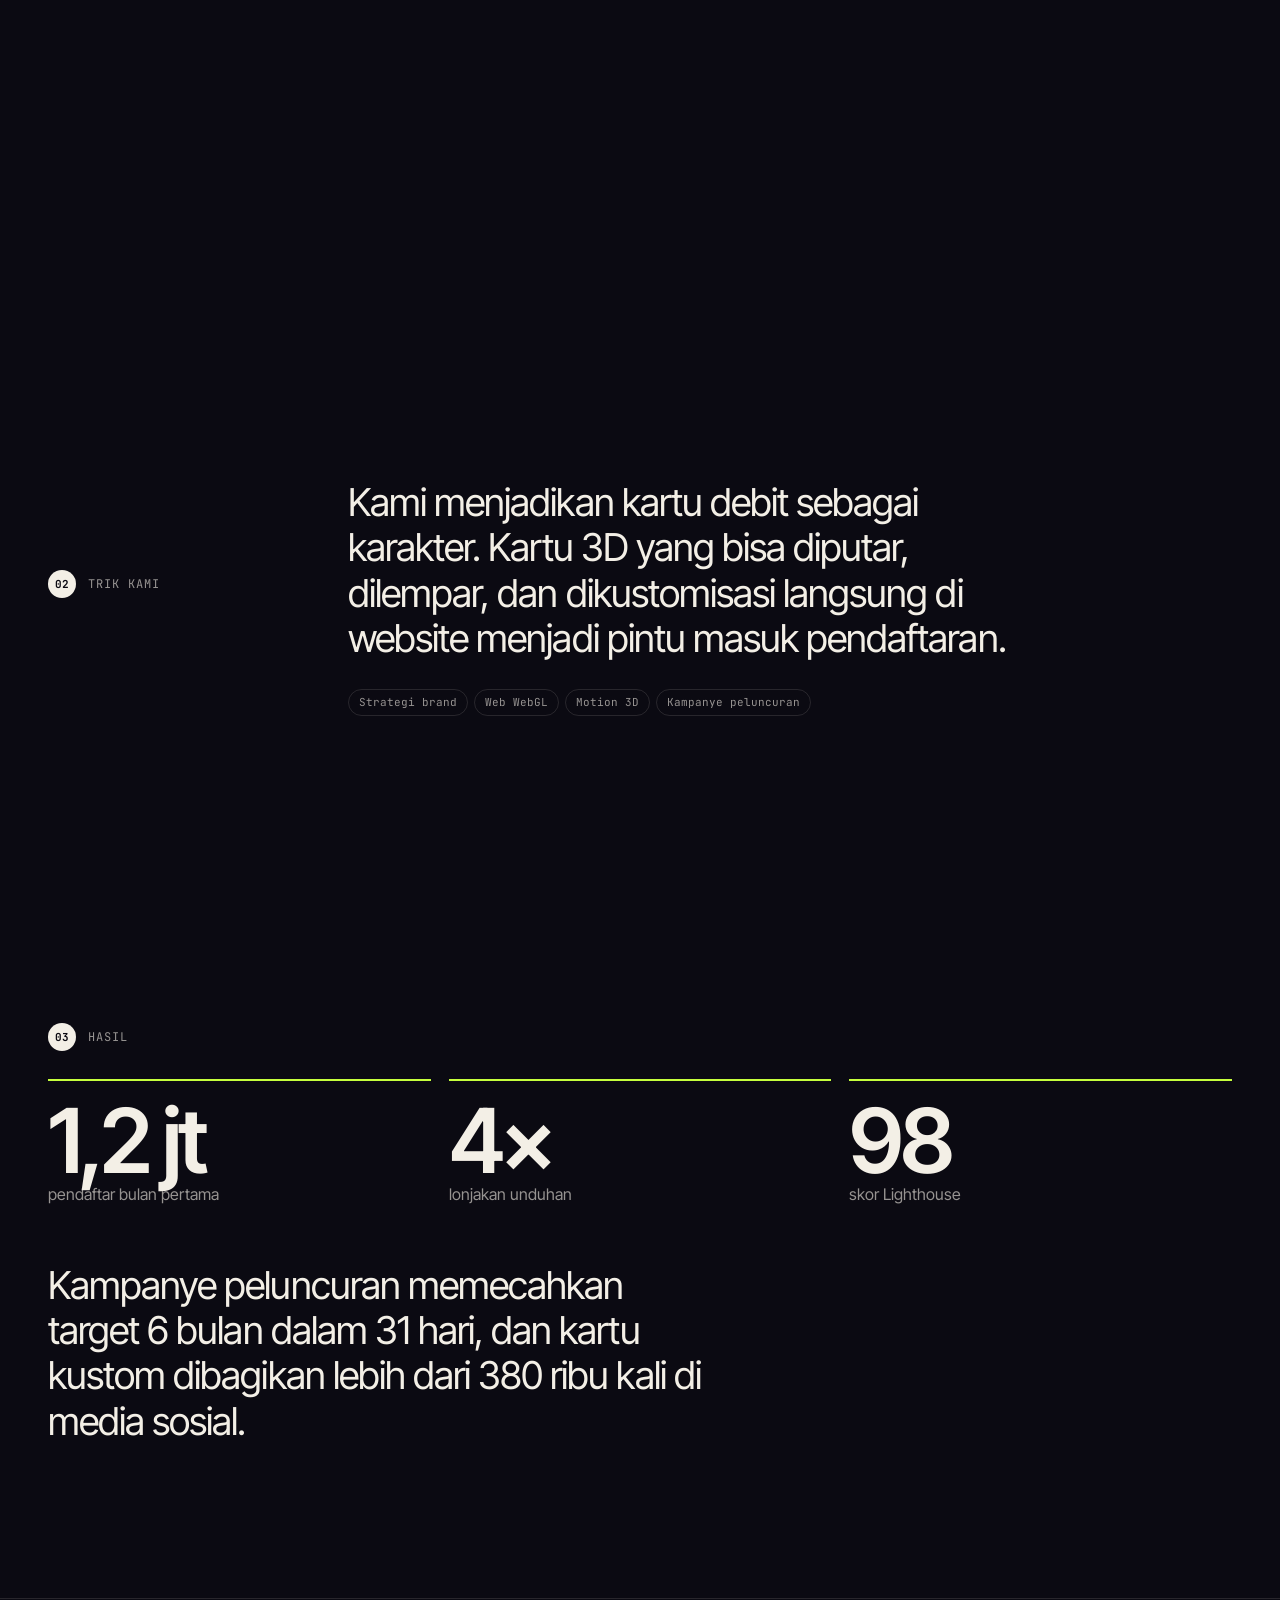
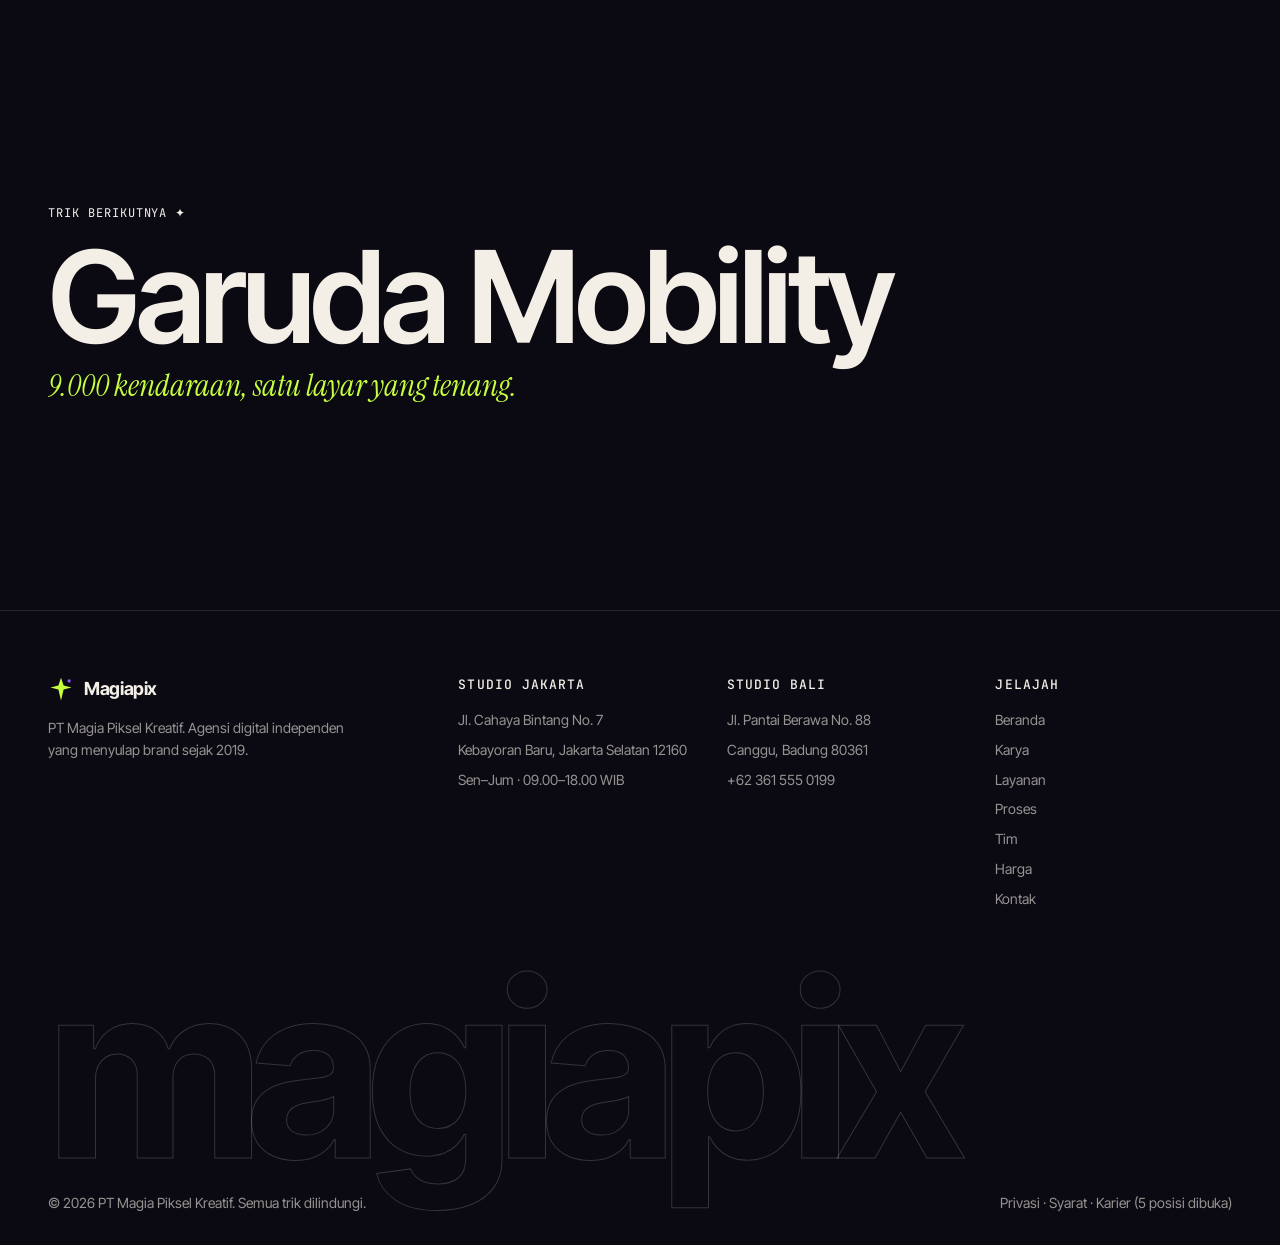
<file: proyek.html>
<!doctype html>
<html lang="id">
<head>
<meta charset="utf-8">
<meta name="viewport" content="width=device-width,initial-scale=1">
<title>Studi Kasus — Magiapix</title>
<meta name="description" content="Studi kasus proyek Magiapix.">
<link href="https://fonts.googleapis.com/css2?family=Instrument+Serif:ital@0;1&family=Inter+Tight:wght@400;500;600;700&family=JetBrains+Mono:wght@400;500&display=swap" rel="stylesheet">
<link rel="stylesheet" href="assets/style.css"><link rel="stylesheet" href="assets/pages.css">
</head>
<body data-page="Proyek">
<div class="grain" aria-hidden="true"></div>
<div id="nav-slot"></div>
<main id="detail"></main>
<div id="foot-slot"></div>
<script src="assets/app.js"></script>
</body>
</html>
</file>
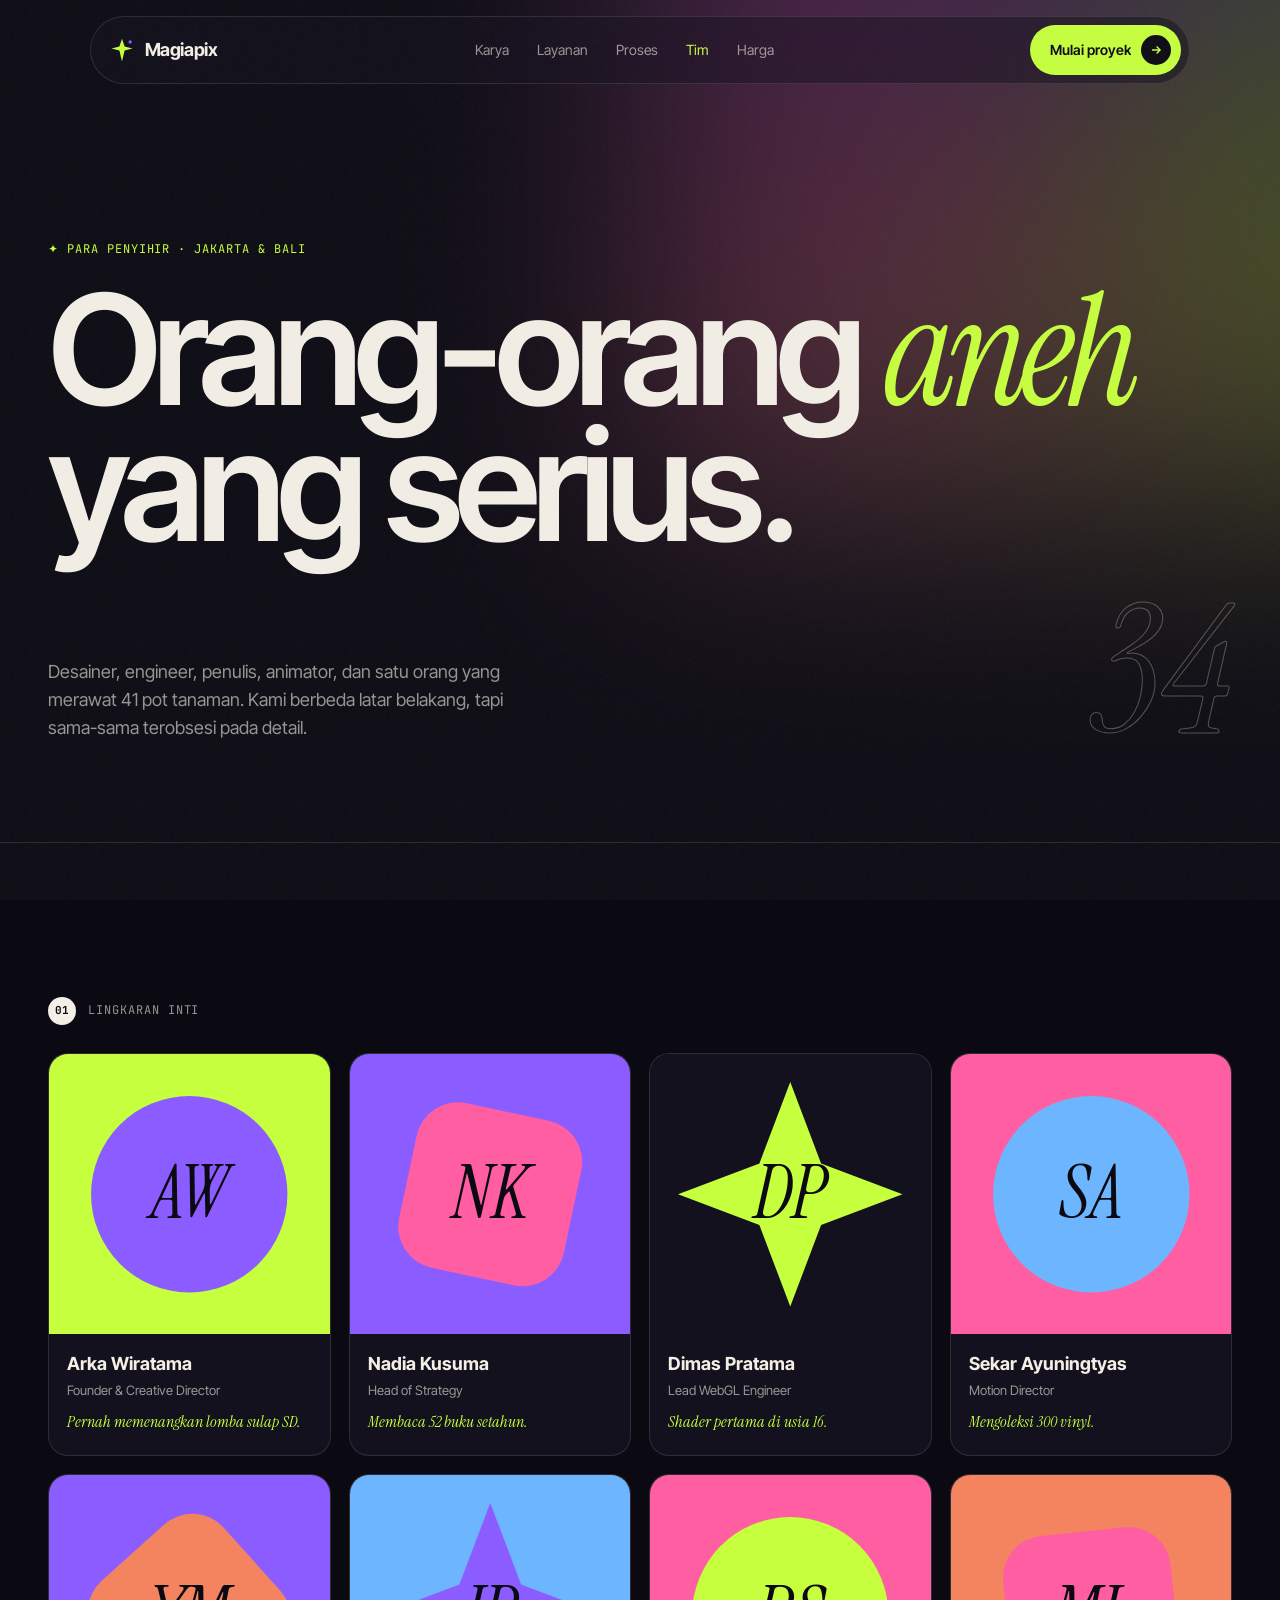
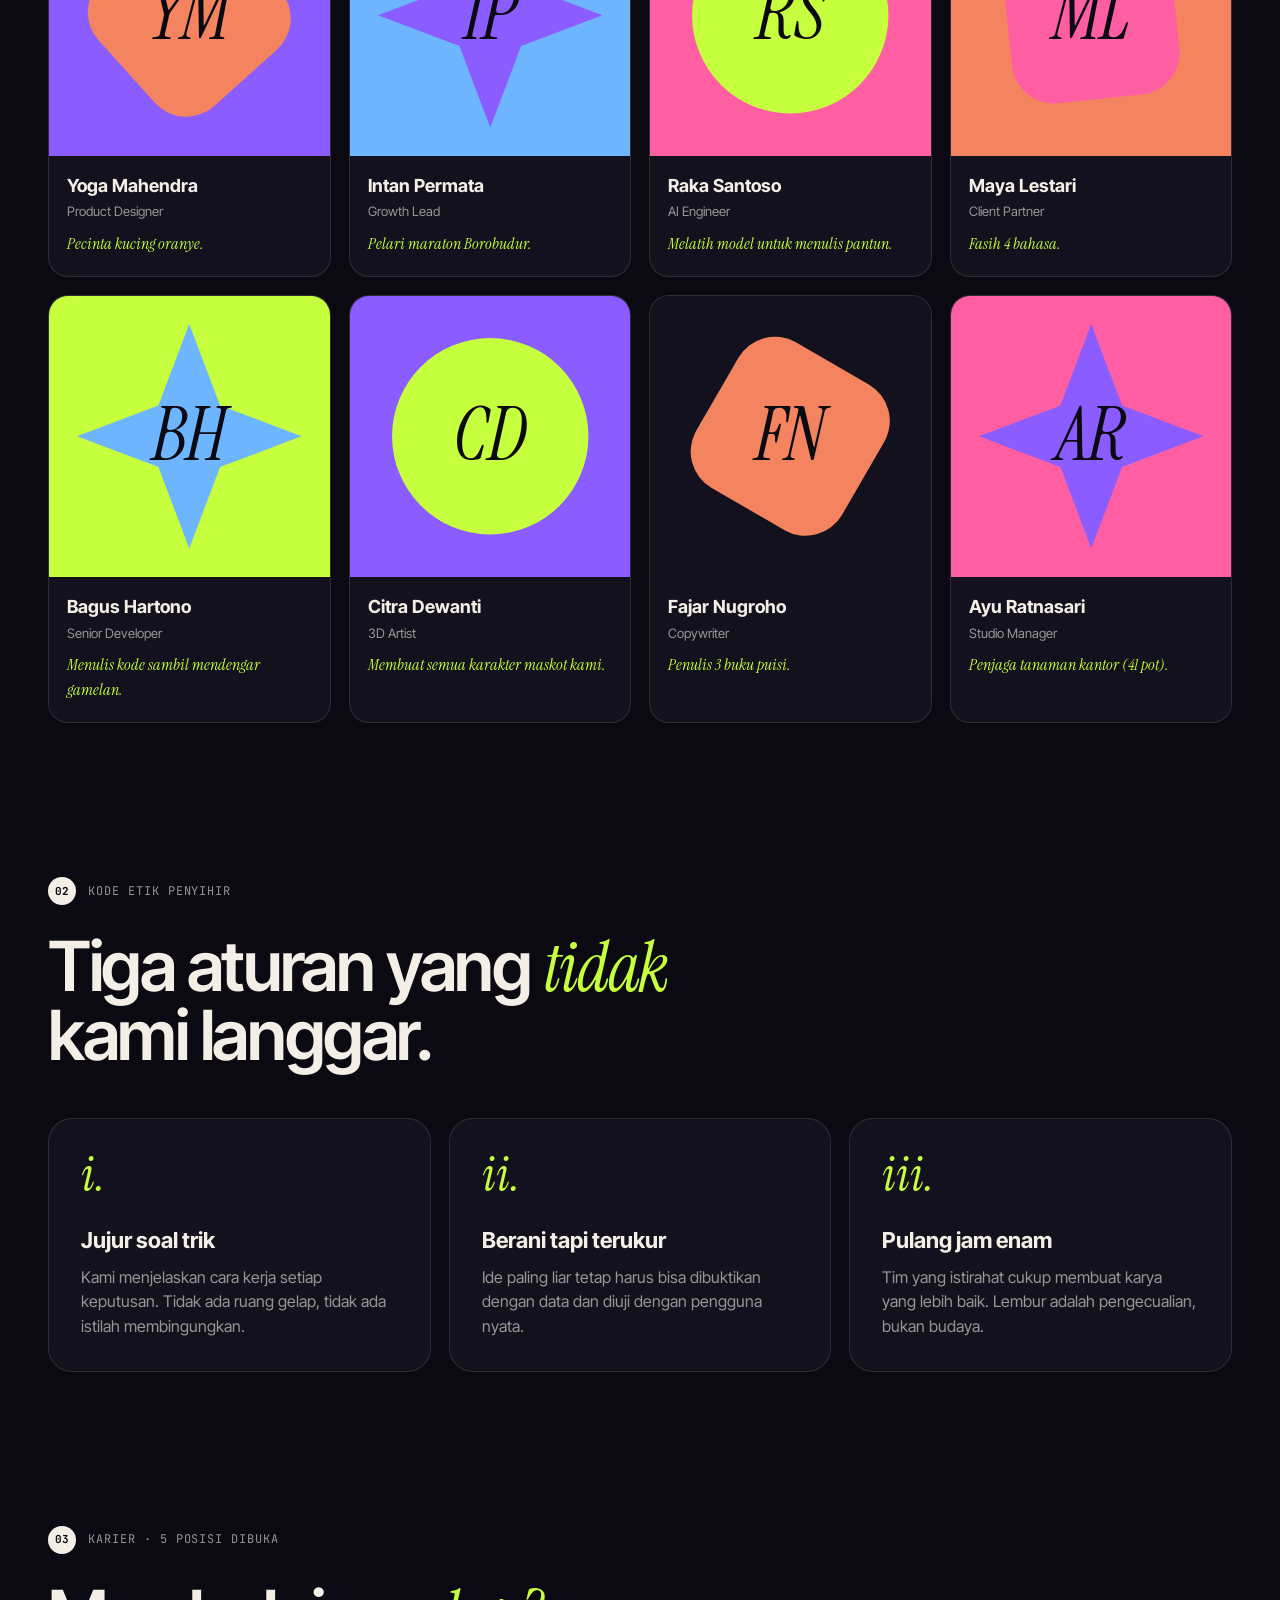
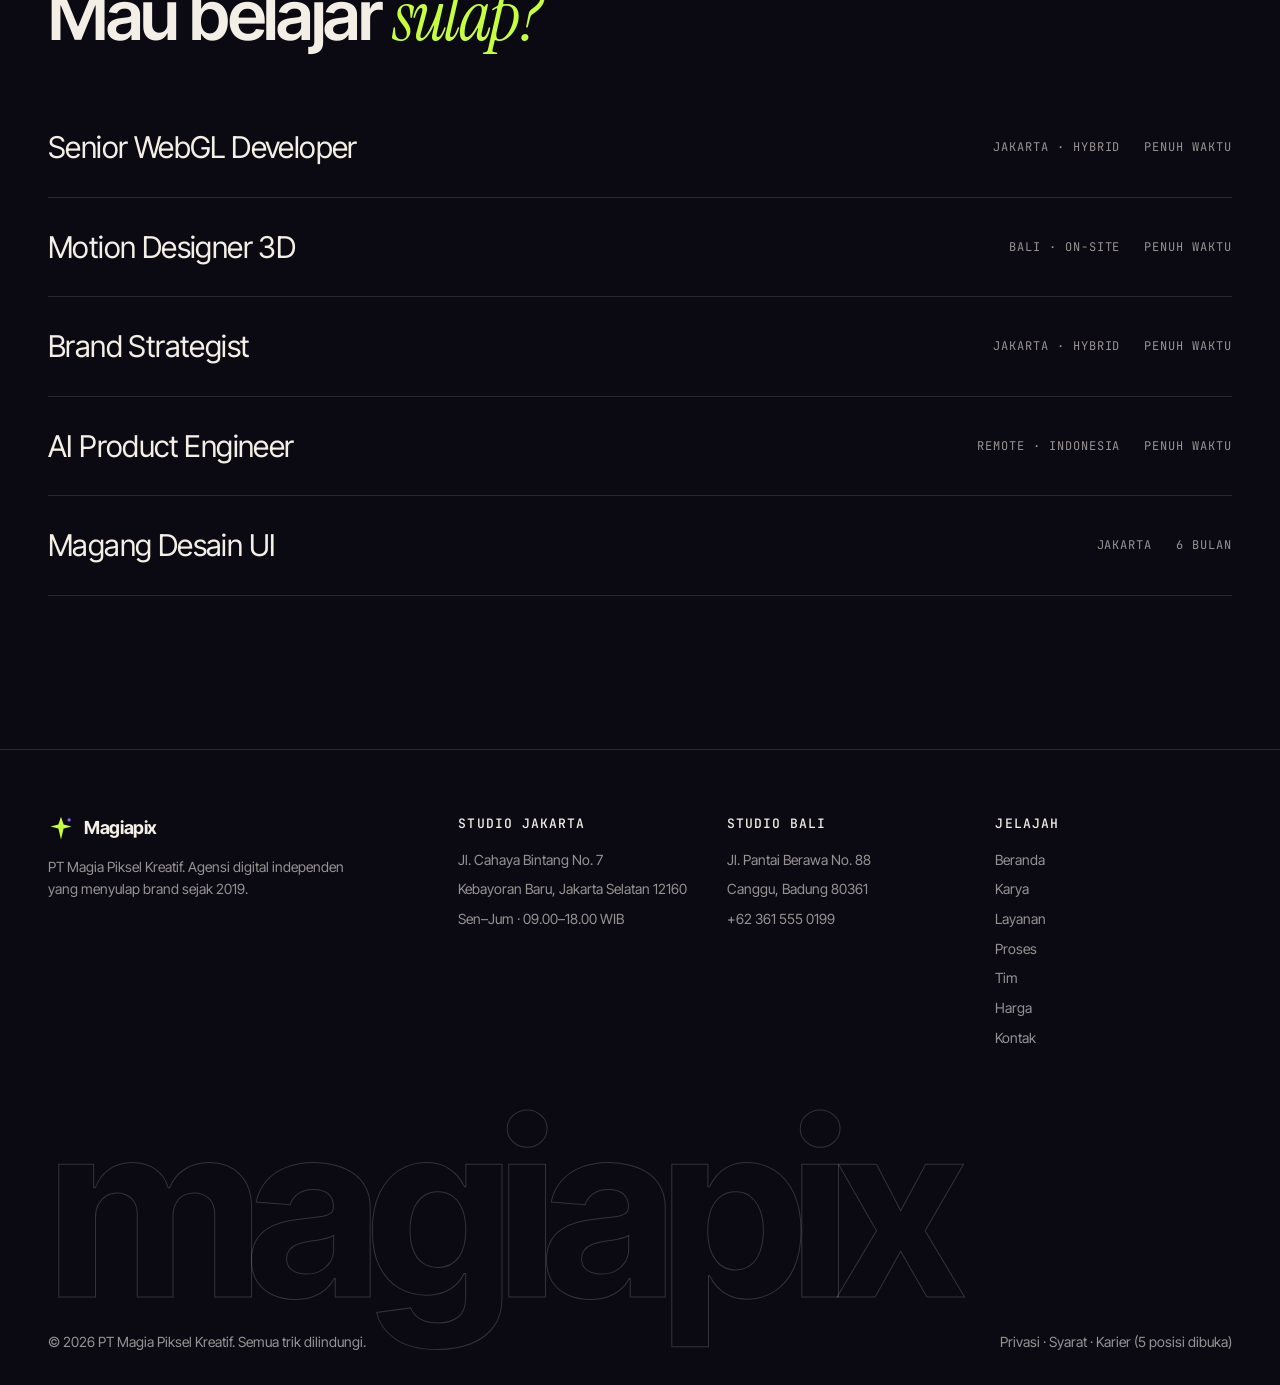
<file: tim.html>
<!doctype html>
<html lang="id">
<head>
<meta charset="utf-8">
<meta name="viewport" content="width=device-width,initial-scale=1">
<title>Tim — Magiapix</title>
<meta name="description" content="34 penyihir digital di Jakarta dan Bali. Kenali tim Magiapix dan posisi yang sedang dibuka.">
<link href="https://fonts.googleapis.com/css2?family=Instrument+Serif:ital@0;1&family=Inter+Tight:wght@400;500;600;700&family=JetBrains+Mono:wght@400;500&display=swap" rel="stylesheet">
<link rel="stylesheet" href="assets/style.css"><link rel="stylesheet" href="assets/pages.css">
</head>
<body data-page="Tim">
<div class="grain" aria-hidden="true"></div>
<div id="nav-slot"></div>

<header class="p-hero">
  <div class="wrap">
    <p class="mono" style="color:var(--lime);margin:0 0 24px">✦ Para penyihir · Jakarta &amp; Bali</p>
    <h1>Orang-orang <span class="serif">aneh</span> yang serius.</h1>
    <div class="lead"><p>Desainer, engineer, penulis, animator, dan satu orang yang merawat 41 pot tanaman. Kami berbeda latar belakang, tapi sama-sama terobsesi pada detail.</p><div class="big-n">34</div></div>
  </div>
</header>

<section>
  <div class="wrap">
    <div class="eyebrow"><b>01</b><span class="mono">Lingkaran inti</span></div>
    <div class="team" id="team"></div>
  </div>
</section>

<section style="padding-top:0">
  <div class="wrap">
    <div class="eyebrow"><b>02</b><span class="mono">Kode etik penyihir</span></div>
    <h2 class="reveal">Tiga aturan yang <span class="serif">tidak</span> kami langgar.</h2>
    <div class="values">
      <div class="value reveal"><b>i.</b><h3>Jujur soal trik</h3><p>Kami menjelaskan cara kerja setiap keputusan. Tidak ada ruang gelap, tidak ada istilah membingungkan.</p></div>
      <div class="value reveal"><b>ii.</b><h3>Berani tapi terukur</h3><p>Ide paling liar tetap harus bisa dibuktikan dengan data dan diuji dengan pengguna nyata.</p></div>
      <div class="value reveal"><b>iii.</b><h3>Pulang jam enam</h3><p>Tim yang istirahat cukup membuat karya yang lebih baik. Lembur adalah pengecualian, bukan budaya.</p></div>
    </div>
  </div>
</section>

<section id="karier" style="padding-top:0">
  <div class="wrap">
    <div class="eyebrow"><b>03</b><span class="mono">Karier · 5 posisi dibuka</span></div>
    <h2 class="reveal">Mau belajar <span class="serif">sulap?</span></h2>
    <div class="jobs reveal">
      <a href="kontak.html">Senior WebGL Developer<span class="mono">Jakarta · Hybrid</span><span class="mono">Penuh waktu</span></a>
      <a href="kontak.html">Motion Designer 3D<span class="mono">Bali · On-site</span><span class="mono">Penuh waktu</span></a>
      <a href="kontak.html">Brand Strategist<span class="mono">Jakarta · Hybrid</span><span class="mono">Penuh waktu</span></a>
      <a href="kontak.html">AI Product Engineer<span class="mono">Remote · Indonesia</span><span class="mono">Penuh waktu</span></a>
      <a href="kontak.html">Magang Desain UI<span class="mono">Jakarta</span><span class="mono">6 bulan</span></a>
    </div>
  </div>
</section>

<div id="foot-slot"></div>
<script src="assets/app.js"></script>
</body>
</html>
</file>
<file: assets/style.css>
html,body{background:#0B0A12;color:#F3EFE6;margin:0}
:root{
  --bg:#0B0A12;--bg2:#13111D;--line:rgba(243,239,230,.12);--ink:#F3EFE6;--mute:rgba(243,239,230,.6);
  --lime:#C6FF3D;--violet:#8B5CFF;--pink:#FF5FA2;
  --ease:cubic-bezier(.22,1,.36,1);
  --serif:"Instrument Serif",Georgia,serif;--sans:"Inter Tight",system-ui,sans-serif;--mono:"JetBrains Mono",monospace;
}
*{box-sizing:border-box}
body{font-family:var(--sans);font-size:16px;line-height:1.55;-webkit-font-smoothing:antialiased;overflow-x:hidden}
a{color:inherit;text-decoration:none}
:focus-visible{outline:2px solid var(--lime);outline-offset:3px;border-radius:6px}
.wrap{max-width:1360px;margin:0 auto;padding:0 clamp(16px,4vw,48px)}
.mono{font-family:var(--mono);font-size:12px;letter-spacing:.08em;text-transform:uppercase}
.serif{font-family:var(--serif);font-weight:400;font-style:italic}
#spark{position:fixed;inset:0;pointer-events:none;z-index:90}
.grain{position:fixed;inset:0;pointer-events:none;z-index:80;opacity:.07;background-image:url("data:image/svg+xml;utf8,<svg xmlns='http://www.w3.org/2000/svg' width='160' height='160'><filter id='n'><feTurbulence type='fractalNoise' baseFrequency='.9' numOctaves='2'/></filter><rect width='100%' height='100%' filter='url(%23n)'/></svg>")}

/* NAV */
nav{position:fixed;top:16px;left:50%;transform:translateX(-50%);z-index:70;width:min(1100px,calc(100% - 32px));display:flex;align-items:center;justify-content:space-between;gap:16px;padding:8px 8px 8px 18px;border-radius:999px;background:rgba(19,17,29,.55);backdrop-filter:blur(18px) saturate(140%);border:1px solid var(--line)}
.logo{display:flex;align-items:center;gap:10px;font-weight:700;letter-spacing:-.02em;font-size:18px}
.logo svg{width:26px;height:26px}
.links{display:flex;gap:28px;font-size:14px;color:var(--mute)}
.links a:hover{color:var(--ink)}
.btn{display:inline-flex;align-items:center;gap:10px;padding:10px 10px 10px 20px;border-radius:999px;font-weight:600;font-size:14px;border:0;cursor:pointer;transition:transform .5s var(--ease),background .3s}
.btn .dot{width:30px;height:30px;border-radius:50%;display:grid;place-items:center;transition:transform .5s var(--ease)}
.btn:hover .dot{transform:rotate(-45deg)}
.btn-lime{background:var(--lime);color:#0B0A12}.btn-lime .dot{background:#0B0A12;color:var(--lime)}
.btn-ghost{background:rgba(243,239,230,.08);color:var(--ink);border:1px solid var(--line)}.btn-ghost .dot{background:var(--ink);color:#0B0A12}
.roll{display:inline-block;height:20px;overflow:hidden}
.roll span{display:block;line-height:20px;transition:transform .5s var(--ease)}
.btn:hover .roll span{transform:translateY(-100%)}
@media(max-width:860px){.links{display:none}}

/* HERO */
.hero{position:relative;min-height:100svh;display:flex;flex-direction:column;justify-content:flex-end;overflow:hidden;isolation:isolate}
.hero video{position:absolute;inset:0;width:100%;height:100%;object-fit:cover;z-index:-3;filter:saturate(1.1) hue-rotate(-10deg)}
.hero::before{content:"";position:absolute;inset:0;z-index:-2;background:radial-gradient(80% 60% at 70% 30%,transparent,rgba(11,10,18,.55) 70%),linear-gradient(180deg,rgba(11,10,18,.35) 0%,rgba(11,10,18,.1) 40%,#0B0A12 100%)}
.hero-top{position:absolute;top:110px;left:0;right:0}
.hero-top .wrap{display:flex;justify-content:space-between;color:var(--mute)}
.hero h1{font-size:clamp(3rem,10.5vw,10.5rem);line-height:.88;letter-spacing:-.045em;font-weight:600;margin:0}
.hero h1 .serif{color:var(--lime);letter-spacing:-.02em}
.hero h1 .line{display:block;overflow:hidden;padding-bottom:.04em}
.hero h1 .line>span{display:inline-block;transform:translateY(105%);animation:up 1.2s var(--ease) forwards}
.hero h1 .line:nth-child(2)>span{animation-delay:.12s}.hero h1 .line:nth-child(3)>span{animation-delay:.24s}
@keyframes up{to{transform:none}}
.hero-foot{display:grid;grid-template-columns:1.2fr 1fr auto;gap:32px;align-items:end;padding:40px 0 48px;border-top:1px solid var(--line);margin-top:40px;opacity:0;animation:fade 1s .7s var(--ease) forwards}
.hero-foot p{margin:0;max-width:440px;color:var(--mute);font-size:17px}
.hero-foot p b{color:var(--ink);font-weight:500}
.ctas{display:flex;gap:12px;flex-wrap:wrap}
.live{display:flex;align-items:center;gap:10px;color:var(--mute)}
.live i{width:8px;height:8px;border-radius:50%;background:var(--lime);box-shadow:0 0 12px var(--lime);animation:pulse 1.6s infinite}
@keyframes pulse{50%{opacity:.3}}
@keyframes fade{to{opacity:1}}
@media(max-width:860px){.hero-foot{grid-template-columns:1fr}.hero-top{display:none}}

/* MARQUEE */
.marquee{border-block:1px solid var(--line);overflow:hidden;padding:26px 0;background:var(--bg)}
.track{display:flex;gap:64px;width:max-content;animation:mq 38s linear infinite}
.track span{font-family:var(--serif);font-style:italic;font-size:clamp(28px,3.4vw,44px);color:rgba(243,239,230,.45);white-space:nowrap;display:flex;align-items:center;gap:64px}
.track span::after{content:"✦";font-style:normal;color:var(--violet);font-size:.55em}
@keyframes mq{to{transform:translateX(-50%)}}

/* SECTION */
section{padding:clamp(80px,12vw,160px) 0}
.eyebrow{display:flex;align-items:center;gap:12px;margin-bottom:28px;color:var(--mute)}
.eyebrow b{width:28px;height:28px;border-radius:50%;background:var(--ink);color:var(--bg);display:grid;place-items:center;font-family:var(--mono);font-size:11px}
h2{font-size:clamp(2.2rem,5.4vw,5rem);line-height:.98;letter-spacing:-.035em;font-weight:600;margin:0 0 48px;max-width:16ch}
h2 .serif{color:var(--lime)}
.reveal{opacity:0;transform:translateY(40px);transition:opacity 1s var(--ease),transform 1s var(--ease)}
.reveal.in{opacity:1;transform:none}

/* MANIFESTO */
.manifesto p{font-size:clamp(1.6rem,3.6vw,3.2rem);line-height:1.15;letter-spacing:-.025em;font-weight:500;max-width:22ch;margin:0}
.manifesto p .w{color:rgba(243,239,230,.16);transition:color .4s}
.manifesto p .w.on{color:var(--ink)}
.manifesto-grid{display:grid;grid-template-columns:1fr 340px;gap:64px;align-items:end}
.stat-col{display:grid;gap:28px}
.stat{border-top:1px solid var(--line);padding-top:16px}
.stat strong{display:block;font-size:56px;letter-spacing:-.04em;font-weight:600;line-height:1}
.stat span{color:var(--mute);font-size:14px}
@media(max-width:960px){.manifesto-grid{grid-template-columns:1fr}}

/* SERVICES / SPELLBOOK */
.spells{border-top:1px solid var(--line)}
.spell{display:grid;grid-template-columns:80px 1fr 1.1fr 40px;gap:24px;align-items:center;padding:30px 0;border-bottom:1px solid var(--line);position:relative;cursor:pointer;transition:padding .5s var(--ease)}
.spell::before{content:"";position:absolute;inset:0;background:linear-gradient(90deg,rgba(139,92,255,.18),rgba(198,255,61,.06));opacity:0;transition:opacity .5s;z-index:-1;border-radius:16px}
.spell:hover{padding-left:20px;padding-right:20px}.spell:hover::before{opacity:1}
.spell .n{font-family:var(--mono);color:var(--violet)}
.spell h3{font-size:clamp(26px,3vw,42px);margin:0;letter-spacing:-.03em;font-weight:600}
.spell h3 em{font-family:var(--serif);font-weight:400;color:var(--mute)}
.spell p{margin:0;color:var(--mute);font-size:15px}
.tags{display:flex;gap:6px;flex-wrap:wrap;margin-top:10px}
.tags i{font-style:normal;font-family:var(--mono);font-size:11px;padding:4px 10px;border:1px solid var(--line);border-radius:999px;color:var(--mute)}
.spell svg{transition:transform .5s var(--ease)}.spell:hover svg{transform:rotate(-45deg);color:var(--lime)}
@media(max-width:860px){.spell{grid-template-columns:40px 1fr}.spell>p,.spell>div.desc,.spell>svg{grid-column:2}}

/* WORK */
.work-grid{display:grid;grid-template-columns:repeat(12,1fr);gap:24px}
.card{position:relative;border-radius:22px;overflow:hidden;background:var(--bg2);display:block}
.card .media{position:relative;overflow:hidden;aspect-ratio:4/3}
.card video,.card img{width:100%;height:100%;object-fit:cover;display:block;transition:transform 1.2s var(--ease)}
.card:hover video,.card:hover img{transform:scale(1.06)}
.card .meta{display:flex;justify-content:space-between;align-items:flex-start;gap:16px;padding:20px 22px 24px}
.card h4{margin:0;font-size:22px;letter-spacing:-.02em}
.card p{margin:4px 0 0;color:var(--mute);font-size:14px}
.card .kpi{font-family:var(--mono);font-size:12px;color:var(--lime);text-align:right;white-space:nowrap}
.card .chip{position:absolute;top:16px;left:16px;background:rgba(11,10,18,.6);backdrop-filter:blur(10px);padding:6px 12px;border-radius:999px}
.c1{grid-column:span 7}.c2{grid-column:span 5}.c3{grid-column:span 5}.c4{grid-column:span 7}
.c2 .media,.c3 .media{aspect-ratio:1/1}
@media(max-width:860px){.c1,.c2,.c3,.c4{grid-column:span 12}.c2 .media,.c3 .media{aspect-ratio:4/3}}

/* PROCESS */
.process{background:var(--bg2);border-radius:36px;margin:0 clamp(8px,2vw,24px)}
.steps{display:grid;grid-template-columns:repeat(4,1fr);gap:18px;counter-reset:s}
.step{padding:28px;border-radius:20px;border:1px solid var(--line);min-height:300px;display:flex;flex-direction:column;justify-content:space-between;background:linear-gradient(180deg,rgba(243,239,230,.03),transparent)}
.step .mono{color:var(--violet)}
.step h3{font-size:28px;margin:60px 0 10px;letter-spacing:-.02em}
.step h3 em{font-family:var(--serif);font-weight:400;color:var(--lime)}
.step p{margin:0;color:var(--mute);font-size:15px}
.step .dur{margin-top:20px;font-family:var(--mono);font-size:12px;color:var(--ink)}
@media(max-width:960px){.steps{grid-template-columns:1fr 1fr}}@media(max-width:560px){.steps{grid-template-columns:1fr}}

/* TEAM */
.team{display:grid;grid-template-columns:repeat(4,1fr);gap:18px}
.member{border-radius:20px;overflow:hidden;background:var(--bg2);border:1px solid var(--line)}
.avatar{aspect-ratio:1/1;display:grid;place-items:center;position:relative;overflow:hidden}
.avatar svg{width:100%;height:100%}
.member div.info{padding:16px 18px 20px}
.member h4{margin:0;font-size:18px}
.member p{margin:2px 0 0;color:var(--mute);font-size:13px}
.member .fun{margin-top:10px;font-family:var(--serif);font-style:italic;color:var(--lime);font-size:16px}
@media(max-width:960px){.team{grid-template-columns:1fr 1fr}}

/* TESTI */
.testi{display:grid;grid-template-columns:1.4fr 1fr;gap:24px}
.quote{border-radius:28px;padding:clamp(28px,4vw,56px);background:radial-gradient(120% 120% at 0% 0%,rgba(139,92,255,.35),transparent 60%),var(--bg2);border:1px solid var(--line)}
.quote blockquote{margin:0;font-size:clamp(24px,2.6vw,36px);line-height:1.2;letter-spacing:-.02em}
.quote blockquote em{font-family:var(--serif);color:var(--lime)}
.who{display:flex;align-items:center;gap:14px;margin-top:36px}
.who i{width:44px;height:44px;border-radius:50%;background:linear-gradient(135deg,var(--violet),var(--pink));display:grid;place-items:center;font-style:normal;font-weight:700;color:#fff}
.who span{color:var(--mute);font-size:14px}
.minis{display:grid;gap:24px}
.mini{border-radius:24px;padding:28px;border:1px solid var(--line)}
.mini p{margin:0 0 18px;font-size:17px}
.stars{color:var(--lime);letter-spacing:3px;margin-bottom:12px}
@media(max-width:960px){.testi{grid-template-columns:1fr}}

/* PRICING */
.plans{display:grid;grid-template-columns:repeat(3,1fr);gap:18px}
.plan{border-radius:26px;padding:32px;border:1px solid var(--line);display:flex;flex-direction:column;gap:18px;background:var(--bg)}
.plan.hot{background:var(--lime);color:#0B0A12;border-color:var(--lime);transform:translateY(-12px)}
.plan.hot .pm,.plan.hot li{color:rgba(11,10,18,.7)}
.plan h3{margin:0;font-size:24px}
.plan .price{font-size:44px;font-weight:600;letter-spacing:-.04em;line-height:1}
.plan .price small{font-size:14px;font-weight:500;letter-spacing:0}
.pm{color:var(--mute);font-size:14px;margin:0}
.plan ul{list-style:none;padding:0;margin:0;display:grid;gap:10px;font-size:15px;color:var(--mute)}
.plan li::before{content:"✦ ";color:var(--violet)}
.plan .btn{margin-top:auto;justify-content:space-between}
.plan.hot .btn{background:#0B0A12;color:var(--lime)}.plan.hot .btn .dot{background:var(--lime);color:#0B0A12}
@media(max-width:960px){.plans{grid-template-columns:1fr}.plan.hot{transform:none}}

/* FAQ */
.faq details{border-bottom:1px solid var(--line);padding:24px 0}
.faq summary{cursor:pointer;list-style:none;display:flex;justify-content:space-between;gap:20px;font-size:clamp(18px,2vw,24px);font-weight:500;letter-spacing:-.01em}
.faq summary::-webkit-details-marker{display:none}
.faq summary::after{content:"+";font-family:var(--mono);color:var(--lime);transition:transform .4s var(--ease)}
.faq details[open] summary::after{transform:rotate(45deg)}
.faq details p{color:var(--mute);max-width:70ch;margin:14px 0 0}
.faq-grid{display:grid;grid-template-columns:1fr 1.5fr;gap:64px}
@media(max-width:960px){.faq-grid{grid-template-columns:1fr}}

/* CTA */
.cta{position:relative;overflow:hidden;text-align:center;padding:clamp(100px,16vw,200px) 0}
.cta video{position:absolute;inset:0;width:100%;height:100%;object-fit:cover;z-index:-2;opacity:.55}
.cta::before{content:"";position:absolute;inset:0;z-index:-1;background:radial-gradient(60% 60% at 50% 50%,transparent,var(--bg) 85%)}
.cta h2{margin:0 auto 40px;max-width:none;font-size:clamp(3rem,9vw,9rem);line-height:.9}
.cta .ctas{justify-content:center}

/* FOOTER */
footer{border-top:1px solid var(--line);padding:64px 0 32px;color:var(--mute);font-size:14px}
.fgrid{display:grid;grid-template-columns:1.6fr 1fr 1fr 1fr;gap:32px}
footer h5{color:var(--ink);font-size:13px;margin:0 0 14px;font-family:var(--mono);text-transform:uppercase;letter-spacing:.08em;font-weight:500}
footer ul{list-style:none;padding:0;margin:0;display:grid;gap:8px}
footer a:hover{color:var(--lime)}
.giant{font-size:clamp(4rem,19vw,19rem);font-weight:700;letter-spacing:-.06em;line-height:.8;color:transparent;-webkit-text-stroke:1px rgba(243,239,230,.18);margin:64px 0 24px;user-select:none;white-space:nowrap}
.legal{display:flex;justify-content:space-between;flex-wrap:wrap;gap:12px}
@media(max-width:860px){.fgrid{grid-template-columns:1fr 1fr}}

@media(prefers-reduced-motion:reduce){*,*::before,*::after{animation:none!important;transition:none!important}.hero h1 .line>span{transform:none}.hero-foot{opacity:1}.reveal{opacity:1;transform:none}#spark{display:none}}
</file>
<file: assets/pages.css>
/* Page transition */
#veil{position:fixed;inset:0;z-index:200;pointer-events:none;display:grid;grid-template-columns:repeat(5,1fr)}
#veil i{display:block;transform:scaleY(0);transform-origin:bottom;transition:transform .7s var(--ease)}
#veil i:nth-child(1){background:var(--lime);transition-delay:0s}
#veil i:nth-child(2){background:var(--violet);transition-delay:.05s}
#veil i:nth-child(3){background:var(--pink);transition-delay:.1s}
#veil i:nth-child(4){background:var(--violet);transition-delay:.15s}
#veil i:nth-child(5){background:#13111D;transition-delay:.2s}
#veil i:nth-child(n){box-shadow:inset 0 -2px 0 rgba(0,0,0,.15)}
.veil-label{position:absolute;inset:0;display:grid;place-content:center;text-align:center;gap:10px;opacity:0;transition:opacity .3s}
.veil-label b{font-size:clamp(3rem,9vw,8rem);color:#0B0A12;line-height:1;background:var(--ink);padding:.05em .3em .12em;border-radius:.2em}
.veil-label span{color:#0B0A12;background:var(--lime);justify-self:center;padding:4px 12px;border-radius:999px}
#veil.enter,#veil.cover{pointer-events:all}
#veil.enter i,#veil.cover i{transform:scaleY(1)}
#veil.enter .veil-label{opacity:1;transition-delay:.35s}
#veil.cover .veil-label{opacity:1;transition:none}
#veil.cover i{transition:none}
#veil.leave i{transform:scaleY(0);transform-origin:top;transition:transform .8s var(--ease)}
#veil.leave i:nth-child(1){transition-delay:.35s}#veil.leave i:nth-child(2){transition-delay:.4s}#veil.leave i:nth-child(3){transition-delay:.45s}#veil.leave i:nth-child(4){transition-delay:.5s}#veil.leave i:nth-child(5){transition-delay:.55s}
#veil.leave .veil-label{opacity:0;transition:opacity .3s .25s}
nav .links a[aria-current=page]{color:var(--lime)}

/* Page hero (halaman dalam) */
.p-hero{position:relative;padding:clamp(160px,22vw,240px) 0 clamp(60px,8vw,100px);overflow:hidden;isolation:isolate;border-bottom:1px solid var(--line)}
.p-hero::before{content:"";position:absolute;width:70vmax;height:70vmax;right:-20vmax;top:-30vmax;z-index:-1;background:conic-gradient(from 0deg,var(--violet),var(--lime),var(--pink),var(--violet));filter:blur(120px);opacity:.28;animation:spin 24s linear infinite}
@keyframes spin{to{transform:rotate(360deg)}}
.p-hero h1{font-size:clamp(3.2rem,12vw,12rem);line-height:.86;letter-spacing:-.05em;font-weight:600;margin:0}
.p-hero h1 .serif{color:var(--lime)}
.p-hero .lead{display:grid;grid-template-columns:1fr 1fr;gap:48px;margin-top:48px;align-items:end}
.p-hero .lead p{margin:0;color:var(--mute);font-size:18px;max-width:46ch}
.p-hero .big-n{font-family:var(--serif);font-style:italic;font-size:clamp(5rem,14vw,14rem);line-height:.8;color:transparent;-webkit-text-stroke:1px rgba(243,239,230,.3);text-align:right}
@media(max-width:860px){.p-hero .lead{grid-template-columns:1fr}.p-hero .big-n{text-align:left}}

/* Filter karya */
.filters{display:flex;gap:8px;flex-wrap:wrap;margin-bottom:40px}
.filters button{font:500 14px var(--sans);color:var(--mute);background:transparent;border:1px solid var(--line);padding:10px 18px;border-radius:999px;cursor:pointer;transition:all .3s}
.filters button[aria-pressed=true]{background:var(--ink);color:var(--bg);border-color:var(--ink)}
.card.hide{display:none}
.card .peek{position:absolute;right:16px;bottom:16px;background:var(--lime);color:#0B0A12;padding:8px 14px;border-radius:999px;transform:translateY(20px);opacity:0;transition:all .5s var(--ease)}
.card:hover .peek{transform:none;opacity:1}

/* Layanan detail */
.svc{display:grid;grid-template-columns:120px 1fr 1fr;gap:40px;padding:56px 0;border-top:1px solid var(--line)}
.svc .n{font-family:var(--serif);font-style:italic;font-size:72px;line-height:.8;color:var(--violet)}
.svc h3{font-size:clamp(32px,4vw,56px);letter-spacing:-.03em;margin:0 0 16px;line-height:1}
.svc h3 em{font-family:var(--serif);font-weight:400;color:var(--lime)}
.svc p{color:var(--mute);margin:0 0 20px}
.svc ul{list-style:none;margin:0;padding:0;display:grid;gap:12px}
.svc li{display:flex;justify-content:space-between;gap:12px;border-bottom:1px dashed var(--line);padding-bottom:12px}
.svc li span{font-family:var(--mono);font-size:12px;color:var(--lime);white-space:nowrap}
@media(max-width:860px){.svc{grid-template-columns:1fr;gap:16px}}
.tools{display:flex;flex-wrap:wrap;gap:10px}
.tools i{font-style:normal;padding:12px 20px;border-radius:999px;border:1px solid var(--line);font-size:15px}
.tools i:nth-child(3n){border-color:var(--violet)}.tools i:nth-child(4n){border-color:var(--lime)}

/* Proses timeline */
.timeline{position:relative;padding-left:clamp(40px,8vw,120px)}
.timeline::before{content:"";position:absolute;left:clamp(14px,3vw,40px);top:0;bottom:0;width:2px;background:linear-gradient(var(--lime),var(--violet),var(--pink))}
.tl{position:relative;padding:0 0 80px}
.tl::before{content:"✦";position:absolute;left:calc(-1 * clamp(40px,8vw,120px) + clamp(14px,3vw,40px) - 13px);top:4px;width:28px;height:28px;display:grid;place-items:center;background:var(--bg);color:var(--lime);font-size:20px}
.tl .mono{color:var(--violet)}
.tl h3{font-size:clamp(36px,5vw,72px);margin:8px 0 16px;letter-spacing:-.04em;line-height:.95}
.tl h3 em{font-family:var(--serif);font-weight:400;color:var(--lime)}
.tl-grid{display:grid;grid-template-columns:1.2fr 1fr;gap:40px}
.tl p{color:var(--mute);margin:0;font-size:18px}
.deliv{border:1px solid var(--line);border-radius:20px;padding:24px}
.deliv h4{margin:0 0 12px;font-family:var(--mono);font-size:12px;text-transform:uppercase;letter-spacing:.08em;color:var(--ink)}
.deliv ul{margin:0;padding-left:18px;color:var(--mute);display:grid;gap:6px}
@media(max-width:860px){.tl-grid{grid-template-columns:1fr}}

/* Tim halaman */
.values{display:grid;grid-template-columns:repeat(3,1fr);gap:18px}
.value{padding:32px;border-radius:24px;background:var(--bg2);border:1px solid var(--line)}
.value b{font-family:var(--serif);font-style:italic;font-size:48px;font-weight:400;color:var(--lime);display:block;line-height:1;margin-bottom:24px}
.value h3{margin:0 0 8px;font-size:22px}.value p{margin:0;color:var(--mute)}
.jobs a{display:grid;grid-template-columns:1fr auto auto;gap:24px;align-items:center;padding:26px 0;border-bottom:1px solid var(--line);font-size:clamp(20px,2.4vw,30px);letter-spacing:-.02em;transition:padding .5s var(--ease),color .3s}
.jobs a:hover{padding-left:16px;color:var(--lime)}
.jobs .mono{color:var(--mute)}
@media(max-width:860px){.values{grid-template-columns:1fr}.jobs a{grid-template-columns:1fr}}

/* Harga: tabel & kalkulator */
.compare{width:100%;border-collapse:collapse;font-size:15px}
.compare th,.compare td{padding:18px 12px;border-bottom:1px solid var(--line);text-align:left}
.compare th{font-family:var(--mono);font-size:12px;text-transform:uppercase;letter-spacing:.08em;color:var(--mute);font-weight:500}
.compare td:not(:first-child){text-align:center}
.compare .y{color:var(--lime)}.compare .n{color:rgba(243,239,230,.25)}
.tbl{overflow-x:auto}
.calc{display:grid;grid-template-columns:1.4fr 1fr;gap:24px}
.opts{display:grid;grid-template-columns:1fr 1fr;gap:12px}
.opt{position:relative}
.opt input{position:absolute;opacity:0}
.opt label{display:flex;justify-content:space-between;gap:12px;padding:18px 20px;border-radius:16px;border:1px solid var(--line);cursor:pointer;transition:all .3s}
.opt label span{font-family:var(--mono);font-size:12px;color:var(--mute)}
.opt input:checked+label{border-color:var(--lime);background:rgba(198,255,61,.08)}
.opt input:focus-visible+label{outline:2px solid var(--lime)}
.total{border-radius:24px;padding:32px;background:var(--lime);color:#0B0A12;display:flex;flex-direction:column;justify-content:space-between;gap:24px}
.total output{font-size:clamp(48px,6vw,80px);font-weight:600;letter-spacing:-.04em;line-height:1}
.speed{display:flex;gap:8px;flex-wrap:wrap}
@media(max-width:860px){.calc,.opts{grid-template-columns:1fr}}

/* Kontak */
.contact{display:grid;grid-template-columns:1fr 1.3fr;gap:64px}
.form{display:grid;gap:18px}
.field label{display:block;font-family:var(--mono);font-size:12px;text-transform:uppercase;letter-spacing:.08em;color:var(--mute);margin-bottom:8px}
.field input,.field textarea,.field select{width:100%;font:500 18px var(--sans);color:var(--ink);background:transparent;border:0;border-bottom:1px solid var(--line);padding:12px 0;outline:none;transition:border-color .3s}
.field input:focus,.field textarea:focus,.field select:focus{border-color:var(--lime)}
.field select option{background:var(--bg)}
.chips{display:flex;flex-wrap:wrap;gap:8px}
.chips input{position:absolute;opacity:0}
.chips label{padding:10px 16px;border:1px solid var(--line);border-radius:999px;cursor:pointer;font-size:14px;text-transform:none;letter-spacing:0;font-family:var(--sans);color:var(--ink);margin:0}
.chips input:checked+label{background:var(--lime);color:#0B0A12;border-color:var(--lime)}
.chips input:focus-visible+label{outline:2px solid var(--lime)}
.info-card{border-radius:24px;padding:28px;border:1px solid var(--line);margin-bottom:18px}
.info-card h3{margin:0 0 6px;font-size:22px}.info-card p{margin:0;color:var(--mute)}
@media(max-width:860px){.contact{grid-template-columns:1fr}}

/* Detail proyek */
:root{--accent:var(--lime)}
.d-hero{position:relative;min-height:92svh;display:flex;align-items:flex-end;padding-bottom:64px;overflow:hidden;isolation:isolate}
.d-hero video{position:absolute;inset:0;width:100%;height:100%;object-fit:cover;z-index:-2;animation:zoomout 2.4s var(--ease) both}
@keyframes zoomout{from{transform:scale(1.25)}}
.d-hero::after{content:"";position:absolute;inset:0;z-index:-1;background:linear-gradient(180deg,rgba(11,10,18,.2),#0B0A12 96%)}
.d-hero h1{font-size:clamp(3.4rem,11vw,11rem);line-height:.86;letter-spacing:-.05em;margin:12px 0 10px;font-weight:600}
.d-tag{font-size:clamp(24px,3vw,40px);color:var(--accent);margin:0}
.acc{color:var(--accent)}
.back{display:inline-block;margin-bottom:28px;padding:8px 14px;border:1px solid var(--line);border-radius:999px;background:rgba(11,10,18,.4);backdrop-filter:blur(8px)}
.back:hover{border-color:var(--accent);color:var(--accent)}
.d-facts{padding:0}
.facts{display:grid;grid-template-columns:repeat(4,1fr);border-block:1px solid var(--line)}
.facts div{padding:24px 0;border-right:1px solid var(--line);padding-left:20px}.facts div:last-child{border:0}
.facts span{display:block;color:var(--mute);margin-bottom:6px}.facts b{font-size:18px;font-weight:500}
.d-grid{display:grid;grid-template-columns:260px 1fr;gap:40px}
.d-big{font-size:clamp(1.5rem,3vw,2.6rem);line-height:1.18;letter-spacing:-.025em;margin:0;max-width:30ch}
.d-wide{border-radius:28px;overflow:hidden;aspect-ratio:21/9}
.d-wide video{width:100%;height:100%;object-fit:cover;display:block}
.d-kpi .kpis{display:grid;grid-template-columns:repeat(3,1fr);gap:18px}
.kpis div{border-top:2px solid var(--accent);padding-top:20px}
.kpis strong{display:block;font-size:clamp(48px,7vw,104px);letter-spacing:-.05em;line-height:.9;font-weight:600}
.kpis span{color:var(--mute)}
.next{position:relative;display:block;padding:clamp(100px,16vw,200px) 0;overflow:hidden;isolation:isolate;border-top:1px solid var(--line)}
.next video{position:absolute;inset:0;width:100%;height:100%;object-fit:cover;z-index:-2;opacity:.35;transition:opacity .8s,transform 1.2s var(--ease)}
.next::after{content:"";position:absolute;inset:0;z-index:-1;background:radial-gradient(70% 70% at 50% 50%,transparent,var(--bg))}
.next:hover video{opacity:.7;transform:scale(1.05)}
.next h2{font-size:clamp(3rem,10vw,10rem);margin:16px 0 8px;max-width:none;line-height:.9}
.next .serif{font-size:clamp(20px,2.4vw,32px);color:var(--lime)}
@media(max-width:860px){.facts{grid-template-columns:1fr 1fr}.facts div:nth-child(2){border-right:0}.d-grid{grid-template-columns:1fr;gap:8px}.d-kpi .kpis{grid-template-columns:1fr}.d-wide{aspect-ratio:4/3}}

@media(prefers-reduced-motion:reduce){#veil{display:none}.p-hero::before,.d-hero video{animation:none}}
</file>
